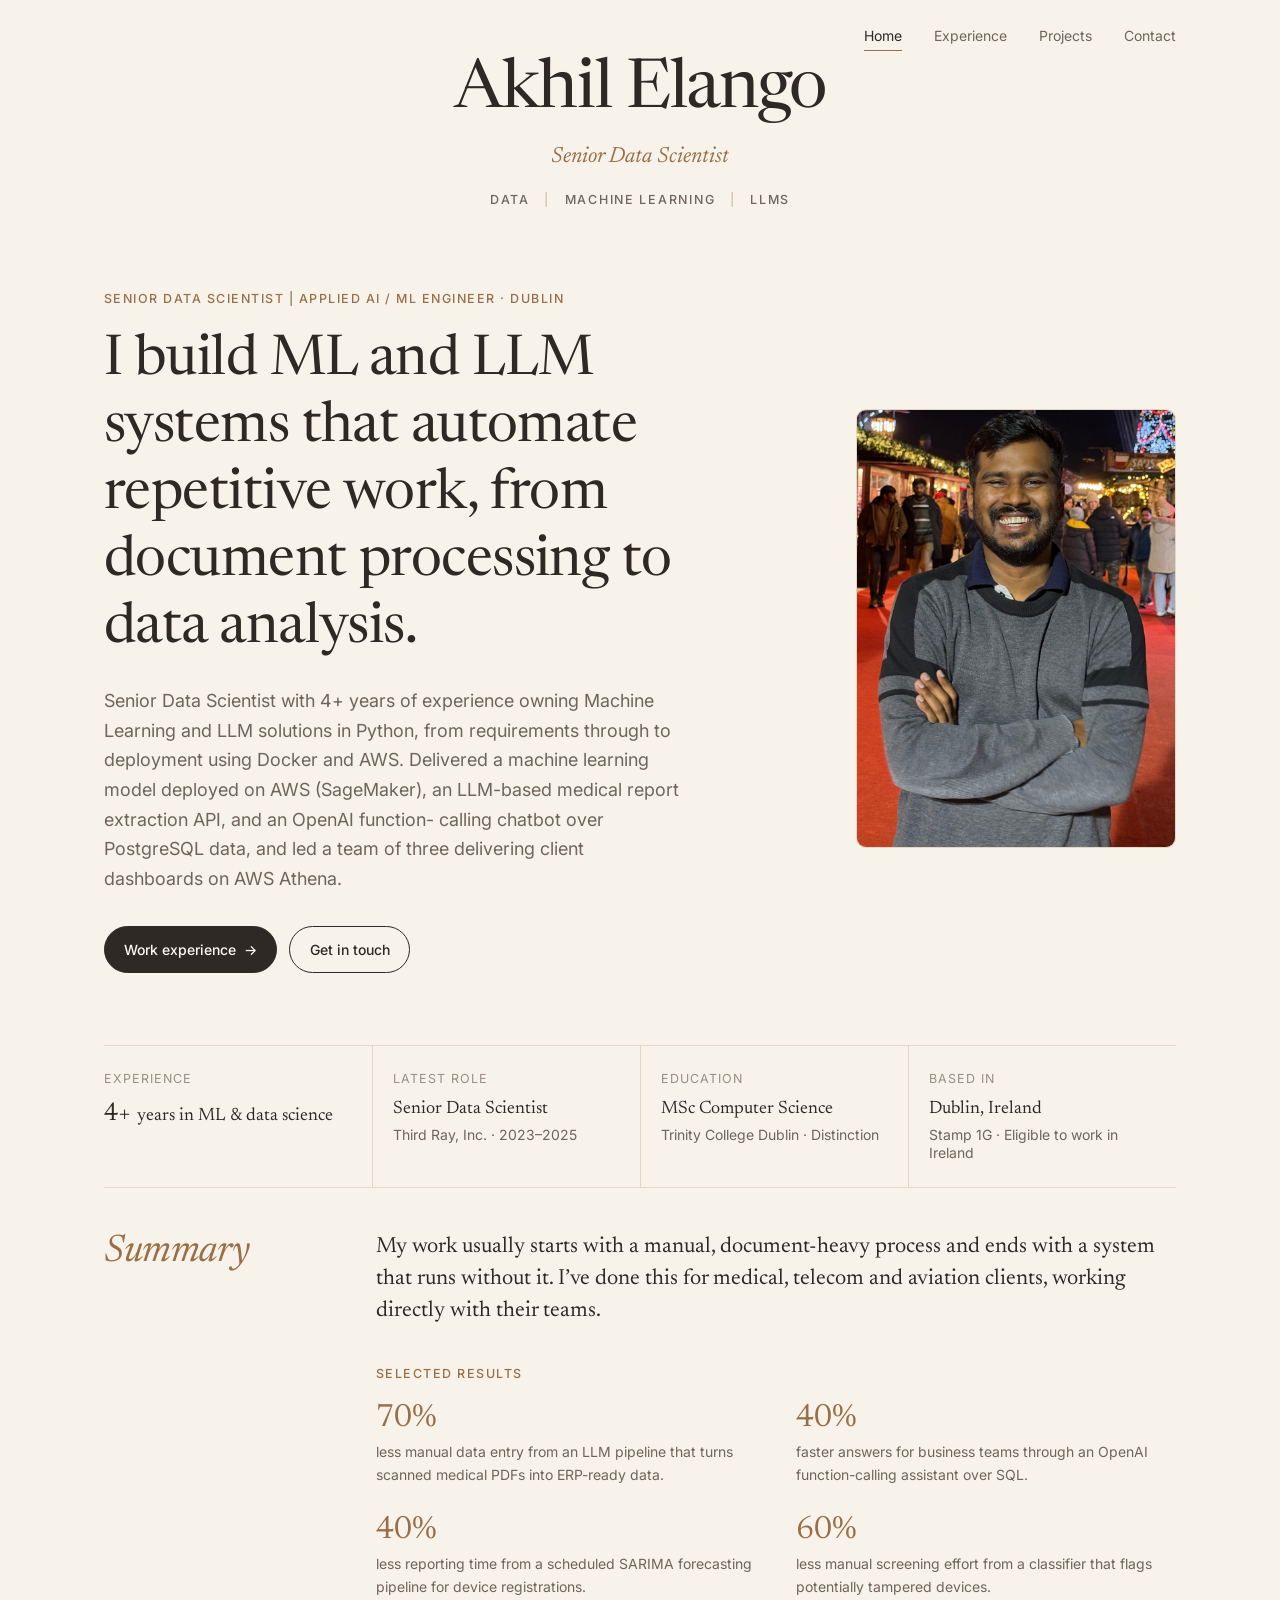
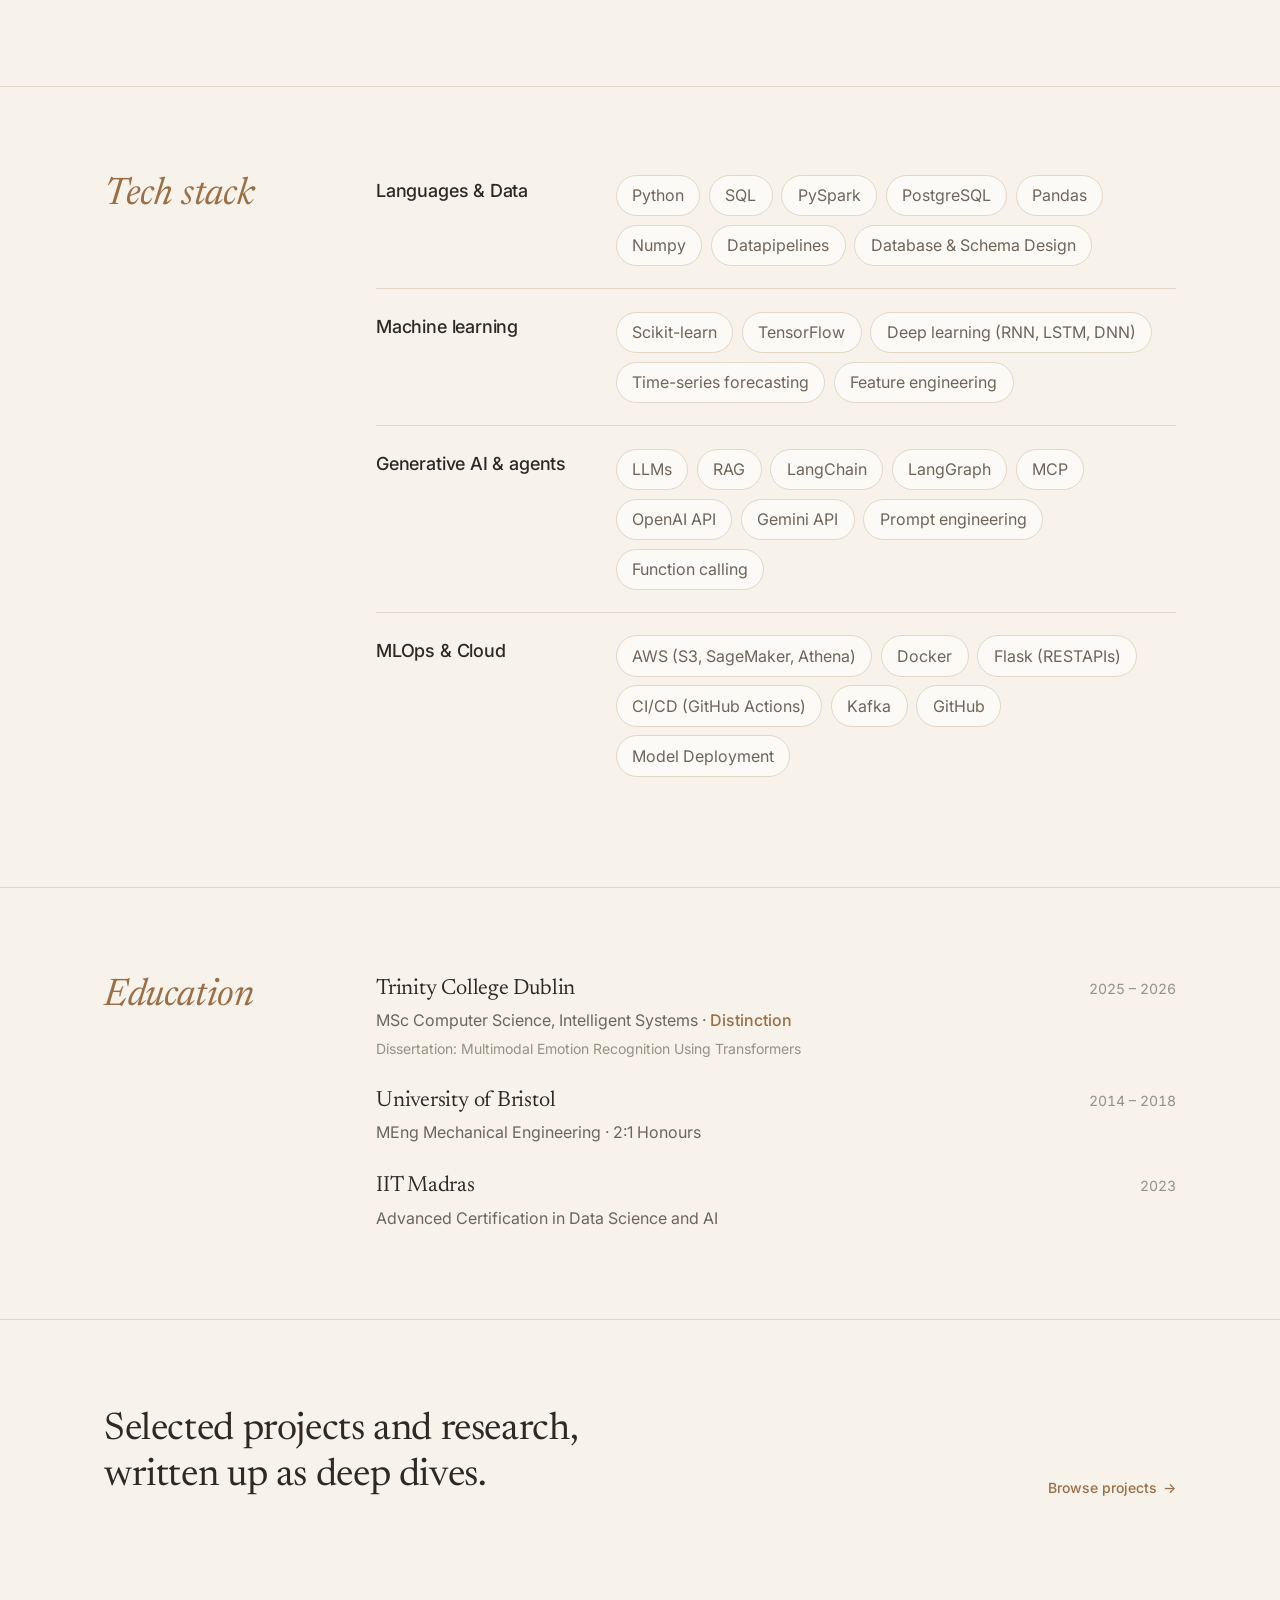
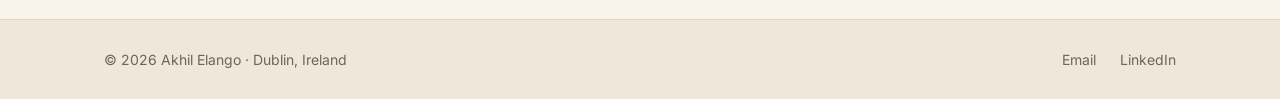
<file: index.html>
<!doctype html>
<html lang="en">
<head>
  <meta charset="utf-8">
  <meta name="viewport" content="width=device-width, initial-scale=1">
  <title>Akhil Elango · Applied AI/ML Engineer</title>
  <meta name="description" content="Akhil Elango, Applied AI/ML engineer building production machine learning and LLM systems. MSc Computer Science (Intelligent Systems), Trinity College Dublin.">
  <link rel="icon" href="assets/favicon.svg" type="image/svg+xml">
  <link rel="preconnect" href="https://fonts.googleapis.com">
  <link rel="preconnect" href="https://fonts.gstatic.com" crossorigin>
  <link rel="stylesheet" href="https://fonts.googleapis.com/css2?family=Inter:wght@400;500&family=Newsreader:opsz,wght@6..72,400;6..72,500&display=swap">
  <link rel="stylesheet" href="css/base.css">
  <link rel="stylesheet" href="css/layout.css">
  <link rel="stylesheet" href="css/components.css">
  <link rel="stylesheet" href="css/pages/home.css">
</head>
<body data-page="home">
  <div data-site-header></div>

  <main>
    <!-- Hero -->
    <section class="hero">
      <div class="container hero__inner">
        <div class="hero__text">
          <span class="eyebrow reveal">Senior Data Scientist | Applied AI / ML Engineer · Dublin</span>
          <h1 class="reveal" style="--reveal-delay: 60ms">
            I build ML and LLM systems that automate repetitive work, from document processing to data analysis.
          </h1>
          <p class="hero__lede reveal" style="--reveal-delay: 120ms">
            Senior Data Scientist with 4+ years of experience owning Machine Learning and LLM solutions in Python,
            from requirements through to deployment using Docker and AWS. Delivered a machine learning model
            deployed on AWS (SageMaker), an LLM-based medical report extraction API, and an OpenAI function-
            calling chatbot over PostgreSQL data, and led a team of three delivering client dashboards on AWS
            Athena.
          </p>
          <div class="hero__actions reveal" style="--reveal-delay: 180ms">
            <a class="btn btn--primary" href="experience.html">Work experience <span class="arrow" aria-hidden="true">&rarr;</span></a>
            <a class="btn btn--ghost" href="contact.html">Get in touch</a>
          </div>
        </div>

        <figure class="portrait reveal" style="--reveal-delay: 120ms">
          <!-- Add your photo as assets/photo.jpg (portrait, ~800x1000) -->
          <img src="assets/photo.jpg" alt="Portrait of Akhil Elango" width="400" height="500" data-fallback>
          <span class="portrait__fallback" aria-hidden="true">AE</span>
        </figure>
      </div>

      <!-- Key facts -->
      <div class="container">
        <dl class="facts reveal">
          <div class="facts__item">
            <dt>Experience</dt>
            <dd><span class="facts__number">4+</span> years in ML &amp; data science</dd>
          </div>
          <div class="facts__item">
            <dt>Latest role</dt>
            <dd>Senior Data Scientist<span class="facts__sub">Third Ray, Inc. · 2023–2025</span></dd>
          </div>
          <div class="facts__item">
            <dt>Education</dt>
            <dd>MSc Computer Science<span class="facts__sub">Trinity College Dublin · Distinction</span></dd>
          </div>
          <div class="facts__item">
            <dt>Based in</dt>
            <dd>Dublin, Ireland<span class="facts__sub">Stamp 1G · Eligible to work in Ireland</span></dd>
          </div>
        </dl>
      </div>
    </section>

    <!-- Summary -->
    <section class="section">
      <div class="container split">
        <div class="reveal">
          <h2 class="section-label">Summary</h2>
        </div>
        <div class="summary reveal">
          <p class="summary__lead">
            My work usually starts with a manual, document-heavy process and ends with a system that runs without it. I’ve done this for medical, telecom and aviation clients, working directly with their teams.
          </p>
          <span class="eyebrow summary__label">Selected results</span>
          <ul class="highlights">
            <li>
              <span class="highlights__figure">70%</span>
              <span>less manual data entry from an LLM pipeline that turns scanned medical PDFs into ERP-ready data.</span>
            </li>
            <li>
              <span class="highlights__figure">40%</span>
              <span>faster answers for business teams through an OpenAI function-calling assistant over SQL.</span>
            </li>
            <li>
              <span class="highlights__figure">40%</span>
              <span>less reporting time from a scheduled SARIMA forecasting pipeline for device registrations.</span>
            </li>
            <li>
              <span class="highlights__figure">60%</span>
              <span>less manual screening effort from a classifier that flags potentially tampered devices.</span>
            </li>
          </ul>
        </div>
      </div>
    </section>

    <!-- Tech stack -->
    <section class="section">
      <div class="container split">
        <div class="reveal">
          <h2 class="section-label">Tech stack</h2>
        </div>
        <div class="stack">
          <div class="stack__row reveal">
            <h3 class="stack__title">Languages &amp; Data</h3>
            <ul class="tag-list">
              <li class="tag">Python</li>
              <li class="tag">SQL</li>
              <li class="tag">PySpark</li>
              <li class="tag">PostgreSQL</li>
              <li class="tag">Pandas</li>
              <li class="tag">Numpy</li>
              <li class="tag">Datapipelines</li>
              <li class="tag">Database &amp; Schema Design </li>
            </ul>
          </div>
          <div class="stack__row reveal">
            <h3 class="stack__title">Machine learning</h3>
            <ul class="tag-list">
              <li class="tag">Scikit-learn</li>
              <li class="tag">TensorFlow</li>
              <li class="tag">Deep learning (RNN, LSTM, DNN)</li>
              <li class="tag">Time-series forecasting</li>
              <li class="tag">Feature engineering</li>
            </ul>
          </div>
          <div class="stack__row reveal">
            <h3 class="stack__title">Generative AI &amp; agents</h3>
            <ul class="tag-list">
              <li class="tag">LLMs</li>              
              <li class="tag">RAG</li>
              <li class="tag">LangChain</li>
              <li class="tag">LangGraph</li>
              <li class="tag">MCP</li>
              <li class="tag">OpenAI API</li>
              <li class="tag">Gemini API</li>
              <li class="tag">Prompt engineering</li>
              <li class="tag">Function calling</li>
            </ul>
          </div>
          <div class="stack__row reveal">
            <h3 class="stack__title">MLOps &amp; Cloud</h3>
            <ul class="tag-list">
              <li class="tag">AWS (S3, SageMaker, Athena)</li>
              <li class="tag"> Docker</li>
              <li class="tag"> Flask (RESTAPIs)</li>
              <li class="tag"> CI/CD (GitHub Actions)</li>
              <li class="tag">Kafka</li>
              <li class="tag">GitHub</li>
              <li class="tag">Model Deployment</li>
            </ul>
          </div>
        </div>
      </div>
    </section>

    <!-- Education -->
    <section class="section">
      <div class="container split">
        <div class="reveal">
          <h2 class="section-label">Education</h2>
        </div>
        <ol class="education">
          <li class="education__item reveal">
            <div class="education__head">
              <h3>Trinity College Dublin</h3>
              <span class="education__date">2025 – 2026</span>
            </div>
            <p class="education__degree">MSc Computer Science, Intelligent Systems · <strong>Distinction</strong></p>
            <p class="education__note">Dissertation: Multimodal Emotion Recognition Using Transformers</p>
          </li>
          <li class="education__item reveal">
            <div class="education__head">
              <h3>University of Bristol</h3>
              <span class="education__date">2014 – 2018</span>
            </div>
            <p class="education__degree">MEng Mechanical Engineering · 2:1 Honours</p>
          </li>
          <li class="education__item reveal">
            <div class="education__head">
              <h3>IIT Madras</h3>
              <span class="education__date">2023</span>
            </div>
            <p class="education__degree">Advanced Certification in Data Science and AI</p>
          </li>
        </ol>
      </div>
    </section>

    <!-- Next step -->
    <section class="section">
      <div class="container next reveal">
        <h2>Selected projects and research, written up as deep dives.</h2>
        <a class="text-link" href="projects.html">Browse projects <span class="arrow" aria-hidden="true">&rarr;</span></a>
      </div>
    </section>
  </main>

  <div data-site-footer></div>
  <script src="js/site.js"></script>
</body>
</html>
</file>
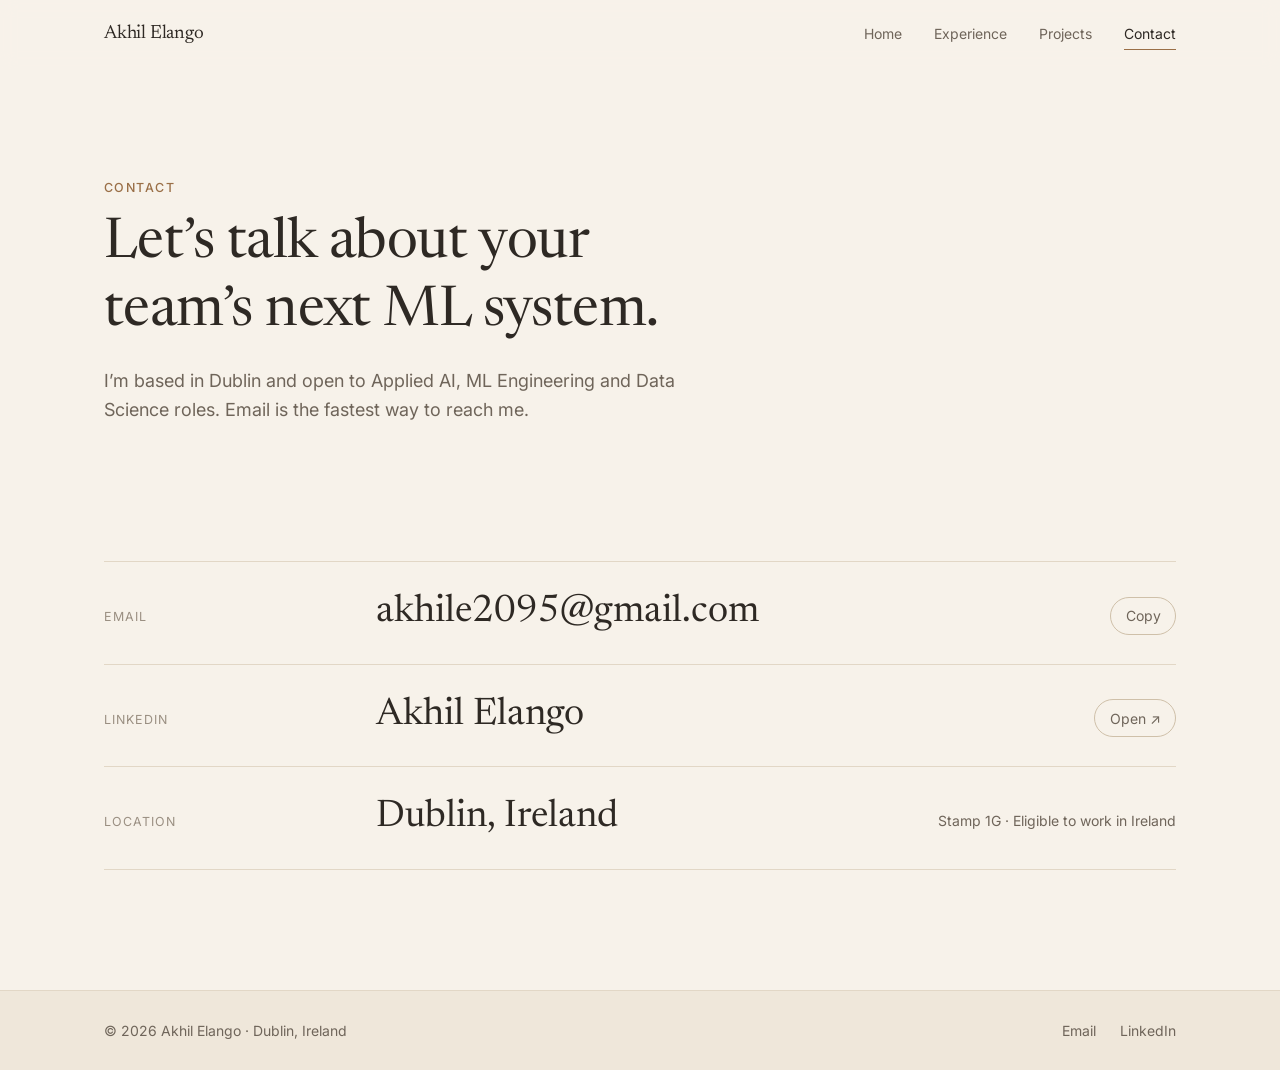
<file: contact.html>
<!doctype html>
<html lang="en">
<head>
  <meta charset="utf-8">
  <meta name="viewport" content="width=device-width, initial-scale=1">
  <title>Contact · Akhil Elango</title>
  <meta name="description" content="Get in touch with Akhil Elango by email or LinkedIn.">
  <link rel="icon" href="assets/favicon.svg" type="image/svg+xml">
  <link rel="preconnect" href="https://fonts.googleapis.com">
  <link rel="preconnect" href="https://fonts.gstatic.com" crossorigin>
  <link rel="stylesheet" href="https://fonts.googleapis.com/css2?family=Inter:wght@400;500&family=Newsreader:opsz,wght@6..72,400;6..72,500&display=swap">
  <link rel="stylesheet" href="css/base.css">
  <link rel="stylesheet" href="css/layout.css">
  <link rel="stylesheet" href="css/components.css">
  <link rel="stylesheet" href="css/pages/contact.css">
</head>
<body data-page="contact">
  <div data-site-header></div>

  <main>
    <header class="page-header">
      <div class="container">
        <span class="eyebrow reveal">Contact</span>
        <h1 class="reveal" style="--reveal-delay: 60ms">Let’s talk about your team’s next ML system.</h1>
        <p class="reveal" style="--reveal-delay: 120ms">
          I’m based in Dublin and open to Applied AI, ML Engineering and Data Science roles.
          Email is the fastest way to reach me.
        </p>
      </div>
    </header>

    <section class="section">
      <div class="container">
        <ul class="channels">
          <li class="channel reveal">
            <span class="channel__label">Email</span>
            <a class="channel__value" data-link="email"><span data-email-text>akhile2095@gmail.com</span></a>
            <button class="channel__action" type="button" data-copy-email>Copy</button>
          </li>
          <li class="channel reveal" style="--reveal-delay: 60ms">
            <span class="channel__label">LinkedIn</span>
            <a class="channel__value" data-link="linkedin" target="_blank" rel="noopener">Akhil Elango</a>
            <a class="channel__action" data-link="linkedin" target="_blank" rel="noopener" aria-label="Open LinkedIn profile">Open <span aria-hidden="true">&nearr;</span></a>
          </li>
          <li class="channel reveal" style="--reveal-delay: 120ms">
            <span class="channel__label">Location</span>
            <span class="channel__value">Dublin, Ireland</span>
            <span class="channel__note">Stamp 1G · Eligible to work in Ireland</span>
          </li>
        </ul>
      </div>
    </section>
  </main>

  <div data-site-footer></div>
  <script src="js/site.js"></script>
</body>
</html>
</file>
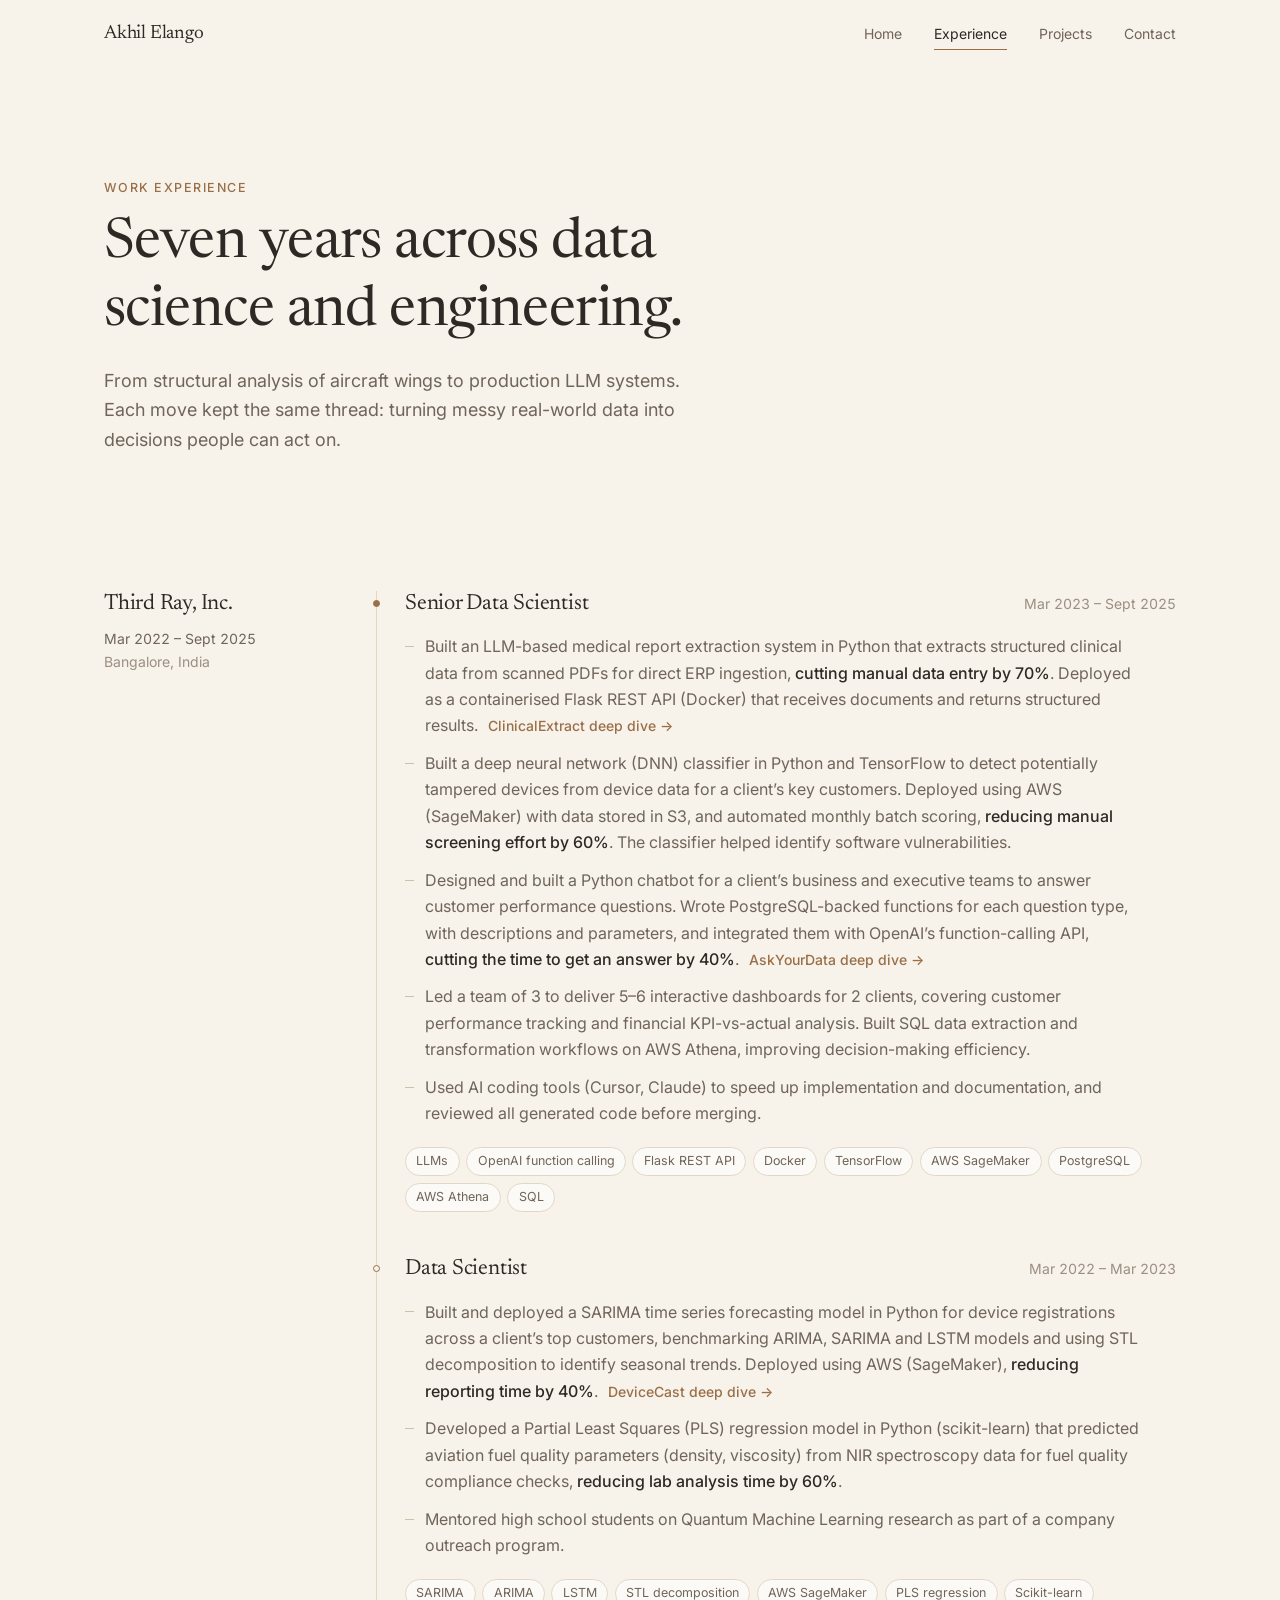
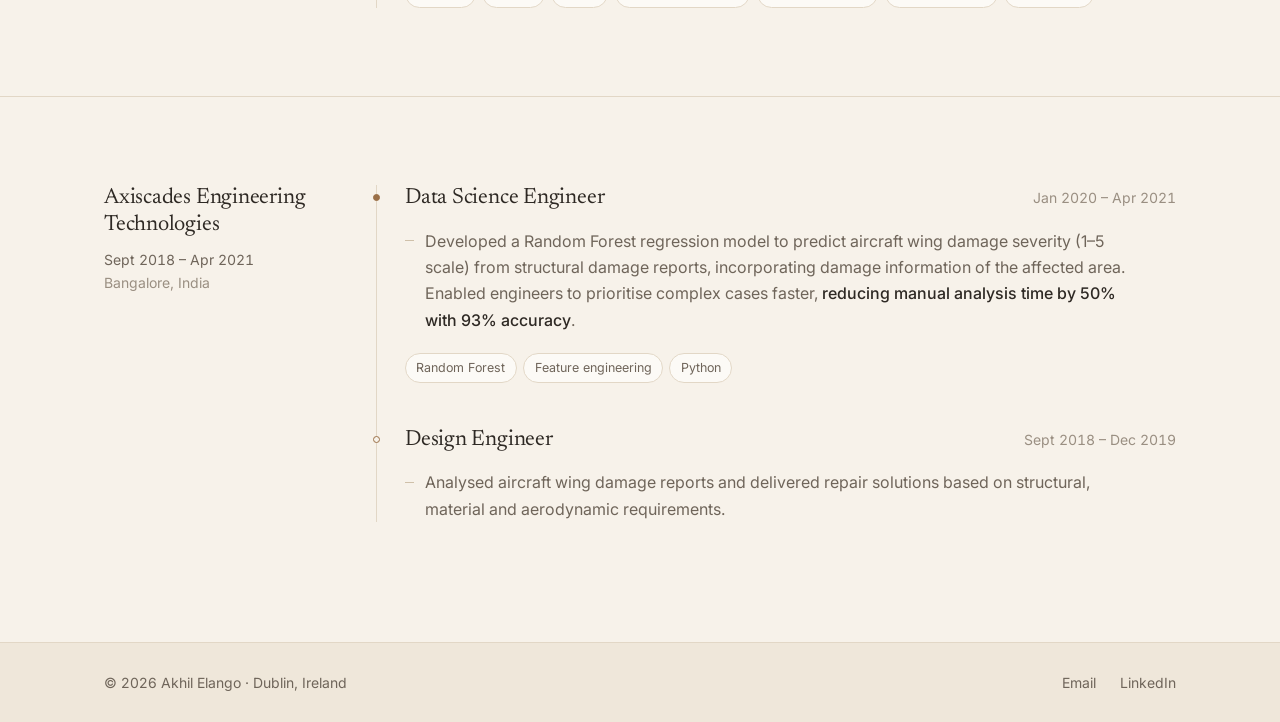
<file: experience.html>
<!doctype html>
<html lang="en">
<head>
  <meta charset="utf-8">
  <meta name="viewport" content="width=device-width, initial-scale=1">
  <title>Experience · Akhil Elango</title>
  <meta name="description" content="Work experience of Akhil Elango: Senior Data Scientist at Third Ray, Data Science Engineer at Axiscades.">
  <link rel="icon" href="assets/favicon.svg" type="image/svg+xml">
  <link rel="preconnect" href="https://fonts.googleapis.com">
  <link rel="preconnect" href="https://fonts.gstatic.com" crossorigin>
  <link rel="stylesheet" href="https://fonts.googleapis.com/css2?family=Inter:wght@400;500&family=Newsreader:opsz,wght@6..72,400;6..72,500&display=swap">
  <link rel="stylesheet" href="css/base.css">
  <link rel="stylesheet" href="css/layout.css">
  <link rel="stylesheet" href="css/components.css">
  <link rel="stylesheet" href="css/pages/experience.css">
</head>
<body data-page="experience">
  <div data-site-header></div>

  <main>
    <header class="page-header">
      <div class="container">
        <span class="eyebrow reveal">Work experience</span>
        <h1 class="reveal" style="--reveal-delay: 60ms">Seven years across data science and engineering.</h1>
        <p class="reveal" style="--reveal-delay: 120ms">
          From structural analysis of aircraft wings to production LLM systems. Each move kept the same thread:
          turning messy real-world data into decisions people can act on.
        </p>
      </div>
    </header>

    <!-- Third Ray -->
    <section class="section company">
      <div class="container split">
        <div class="company__meta reveal">
          <h2 class="company__name">Third Ray, Inc.</h2>
          <p class="company__span">Mar 2022 – Sept 2025</p>
          <p class="company__place">Bangalore, India</p>
        </div>

        <div class="roles">
          <article class="role reveal">
            <header class="role__head">
              <h3>Senior Data Scientist</h3>
              <time class="role__date">Mar 2023 – Sept 2025</time>
            </header>
            <ul class="dash-list">
              <li>Built an LLM-based medical report extraction system in Python that extracts structured clinical data from scanned PDFs for direct ERP ingestion, <strong>cutting manual data entry by 70%</strong>. Deployed as a containerised Flask REST API (Docker) that receives documents and returns structured results. <a class="inline-link" href="projects/clinicalextract.html">ClinicalExtract deep dive <span class="arrow" aria-hidden="true">&rarr;</span></a></li>
              <li>Built a deep neural network (DNN) classifier in Python and TensorFlow to detect potentially tampered devices from device data for a client’s key customers. Deployed using AWS (SageMaker) with data stored in S3, and automated monthly batch scoring, <strong>reducing manual screening effort by 60%</strong>. The classifier helped identify software vulnerabilities.</li>
              <li>Designed and built a Python chatbot for a client’s business and executive teams to answer customer performance questions. Wrote PostgreSQL-backed functions for each question type, with descriptions and parameters, and integrated them with OpenAI’s function-calling API, <strong>cutting the time to get an answer by 40%</strong>. <a class="inline-link" href="projects/askyourdata.html">AskYourData deep dive <span class="arrow" aria-hidden="true">&rarr;</span></a></li>
              <li>Led a team of 3 to deliver 5–6 interactive dashboards for 2 clients, covering customer performance tracking and financial KPI-vs-actual analysis. Built SQL data extraction and transformation workflows on AWS Athena, improving decision-making efficiency.</li>
              <li>Used AI coding tools (Cursor, Claude) to speed up implementation and documentation, and reviewed all generated code before merging.</li>
            </ul>
            <ul class="tag-list role__tags">
              <li class="tag">LLMs</li>
              <li class="tag">OpenAI function calling</li>
              <li class="tag">Flask REST API</li>
              <li class="tag">Docker</li>
              <li class="tag">TensorFlow</li>
              <li class="tag">AWS SageMaker</li>
              <li class="tag">PostgreSQL</li>
              <li class="tag">AWS Athena</li>
              <li class="tag">SQL</li>
            </ul>
          </article>

          <article class="role reveal">
            <header class="role__head">
              <h3>Data Scientist</h3>
              <time class="role__date">Mar 2022 – Mar 2023</time>
            </header>
            <ul class="dash-list">
              <li>Built and deployed a SARIMA time series forecasting model in Python for device registrations across a client’s top customers, benchmarking ARIMA, SARIMA and LSTM models and using STL decomposition to identify seasonal trends. Deployed using AWS (SageMaker), <strong>reducing reporting time by 40%</strong>. <a class="inline-link" href="projects/devicecast.html">DeviceCast deep dive <span class="arrow" aria-hidden="true">&rarr;</span></a></li>
              <li>Developed a Partial Least Squares (PLS) regression model in Python (scikit-learn) that predicted aviation fuel quality parameters (density, viscosity) from NIR spectroscopy data for fuel quality compliance checks, <strong>reducing lab analysis time by 60%</strong>.</li>
              <li>Mentored high school students on Quantum Machine Learning research as part of a company outreach program.</li>
            </ul>
            <ul class="tag-list role__tags">
              <li class="tag">SARIMA</li>
              <li class="tag">ARIMA</li>
              <li class="tag">LSTM</li>
              <li class="tag">STL decomposition</li>
              <li class="tag">AWS SageMaker</li>
              <li class="tag">PLS regression</li>
              <li class="tag">Scikit-learn</li>
            </ul>
          </article>
        </div>
      </div>
    </section>

    <!-- Axiscades -->
    <section class="section company">
      <div class="container split">
        <div class="company__meta reveal">
          <h2 class="company__name">Axiscades Engineering Technologies</h2>
          <p class="company__span">Sept 2018 – Apr 2021</p>
          <p class="company__place">Bangalore, India</p>
        </div>

        <div class="roles">
          <article class="role reveal">
            <header class="role__head">
              <h3>Data Science Engineer</h3>
              <time class="role__date">Jan 2020 – Apr 2021</time>
            </header>
            <ul class="dash-list">
              <li>Developed a Random Forest regression model to predict aircraft wing damage severity (1–5 scale) from structural damage reports, incorporating damage information of the affected area. Enabled engineers to prioritise complex cases faster, <strong>reducing manual analysis time by 50% with 93% accuracy</strong>.</li>
            </ul>
            <ul class="tag-list role__tags">
              <li class="tag">Random Forest</li>
              <li class="tag">Feature engineering</li>
              <li class="tag">Python</li>
            </ul>
          </article>

          <article class="role reveal">
            <header class="role__head">
              <h3>Design Engineer</h3>
              <time class="role__date">Sept 2018 – Dec 2019</time>
            </header>
            <ul class="dash-list">
              <li>Analysed aircraft wing damage reports and delivered repair solutions based on structural, material and aerodynamic requirements.</li>
            </ul>
          </article>
        </div>
      </div>
    </section>
  </main>

  <div data-site-footer></div>
  <script src="js/site.js"></script>
</body>
</html>
</file>
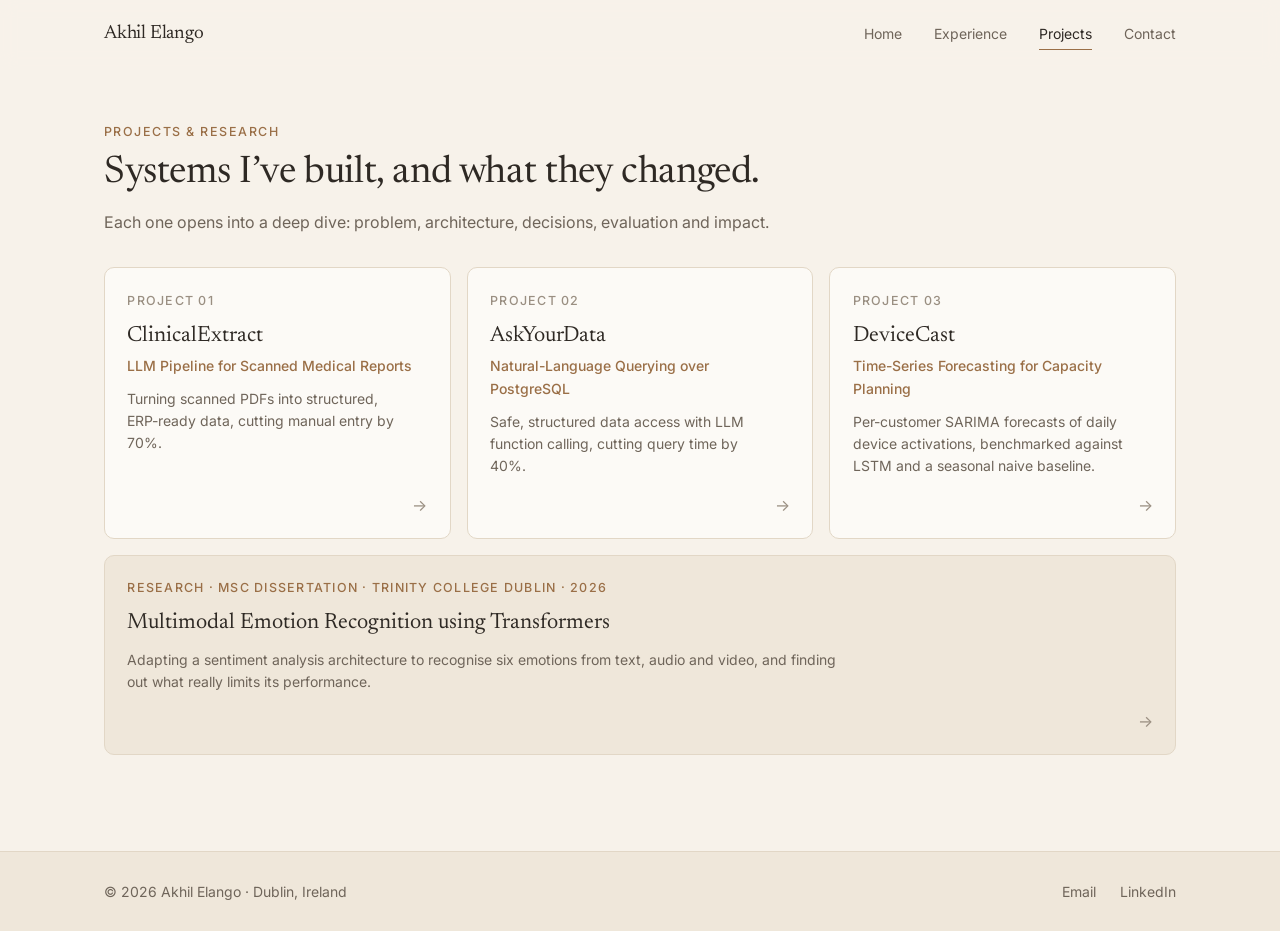
<file: projects.html>
<!doctype html>
<html lang="en">
<head>
  <meta charset="utf-8">
  <meta name="viewport" content="width=device-width, initial-scale=1">
  <title>Projects &amp; Research · Akhil Elango</title>
  <meta name="description" content="Projects and research by Akhil Elango: LLM pipelines, natural-language querying, forecasting and multimodal emotion recognition.">
  <link rel="icon" href="assets/favicon.svg" type="image/svg+xml">
  <link rel="preconnect" href="https://fonts.googleapis.com">
  <link rel="preconnect" href="https://fonts.gstatic.com" crossorigin>
  <link rel="stylesheet" href="https://fonts.googleapis.com/css2?family=Inter:wght@400;500&family=Newsreader:opsz,wght@6..72,400;6..72,500&display=swap">
  <link rel="stylesheet" href="css/base.css">
  <link rel="stylesheet" href="css/layout.css">
  <link rel="stylesheet" href="css/components.css">
  <link rel="stylesheet" href="css/pages/projects.css">
</head>
<body data-page="projects">
  <div data-site-header></div>

  <main>
    <header class="page-header projects-header">
      <div class="container">
        <span class="eyebrow reveal">Projects &amp; research</span>
        <h1 class="reveal" style="--reveal-delay: 60ms">Systems I’ve built, and what they changed.</h1>
        <p class="reveal" style="--reveal-delay: 100ms">Each one opens into a deep dive: problem, architecture, decisions, evaluation and impact.</p>
      </div>
    </header>

    <div class="container projects-board">
      <ul class="card-grid">
        <li class="reveal">
          <a class="project-card" href="projects/clinicalextract.html">
            <span class="project-card__label">Project 01</span>
            <span class="project-card__title">ClinicalExtract</span>
            <span class="project-card__kicker">LLM Pipeline for Scanned Medical Reports</span>
            <span class="project-card__summary">Turning scanned PDFs into structured, ERP-ready data, cutting manual entry by 70%.</span>
            <span class="project-card__arrow" aria-hidden="true">&rarr;</span>
          </a>
        </li>
        <li class="reveal" style="--reveal-delay: 60ms">
          <a class="project-card" href="projects/askyourdata.html">
            <span class="project-card__label">Project 02</span>
            <span class="project-card__title">AskYourData</span>
            <span class="project-card__kicker">Natural-Language Querying over PostgreSQL</span>
            <span class="project-card__summary">Safe, structured data access with LLM function calling, cutting query time by 40%.</span>
            <span class="project-card__arrow" aria-hidden="true">&rarr;</span>
          </a>
        </li>
        <li class="reveal" style="--reveal-delay: 120ms">
          <a class="project-card" href="projects/devicecast.html">
            <span class="project-card__label">Project 03</span>
            <span class="project-card__title">DeviceCast</span>
            <span class="project-card__kicker">Time-Series Forecasting for Capacity Planning</span>
            <span class="project-card__summary">Per-customer SARIMA forecasts of daily device activations, benchmarked against LSTM and a seasonal naive baseline.</span>
            <span class="project-card__arrow" aria-hidden="true">&rarr;</span>
          </a>
        </li>
        <!-- DocPilot is hidden until the project is built. To show it again, remove these comment markers.
        <li class="reveal" style="--reveal-delay: 180ms">
          <a class="project-card" href="projects/docpilot.html">
            <span class="project-card__label">Project 04</span>
            <span class="project-card__title">DocPilot</span>
            <span class="project-card__kicker">A RAG Server for Messy Documents via MCP</span>
            <span class="project-card__summary">Retrieval over unstructured documents, exposed to AI assistants through the Model Context Protocol.</span>
            <span class="project-card__arrow" aria-hidden="true">&rarr;</span>
          </a>
        </li>
        -->
        <li class="card-grid__wide reveal" style="--reveal-delay: 180ms">
          <a class="project-card project-card--research" href="projects/emotion-recognition.html">
            <span class="project-card__label">Research · MSc dissertation · Trinity College Dublin · 2026</span>
            <span class="project-card__title">Multimodal Emotion Recognition using Transformers</span>
            <span class="project-card__summary">Adapting a sentiment analysis architecture to recognise six emotions from text, audio and video, and finding out what really limits its performance.</span>
            <span class="project-card__arrow" aria-hidden="true">&rarr;</span>
          </a>
        </li>
      </ul>
    </div>
  </main>

  <div data-site-footer></div>
  <script src="js/site.js"></script>
</body>
</html>
</file>
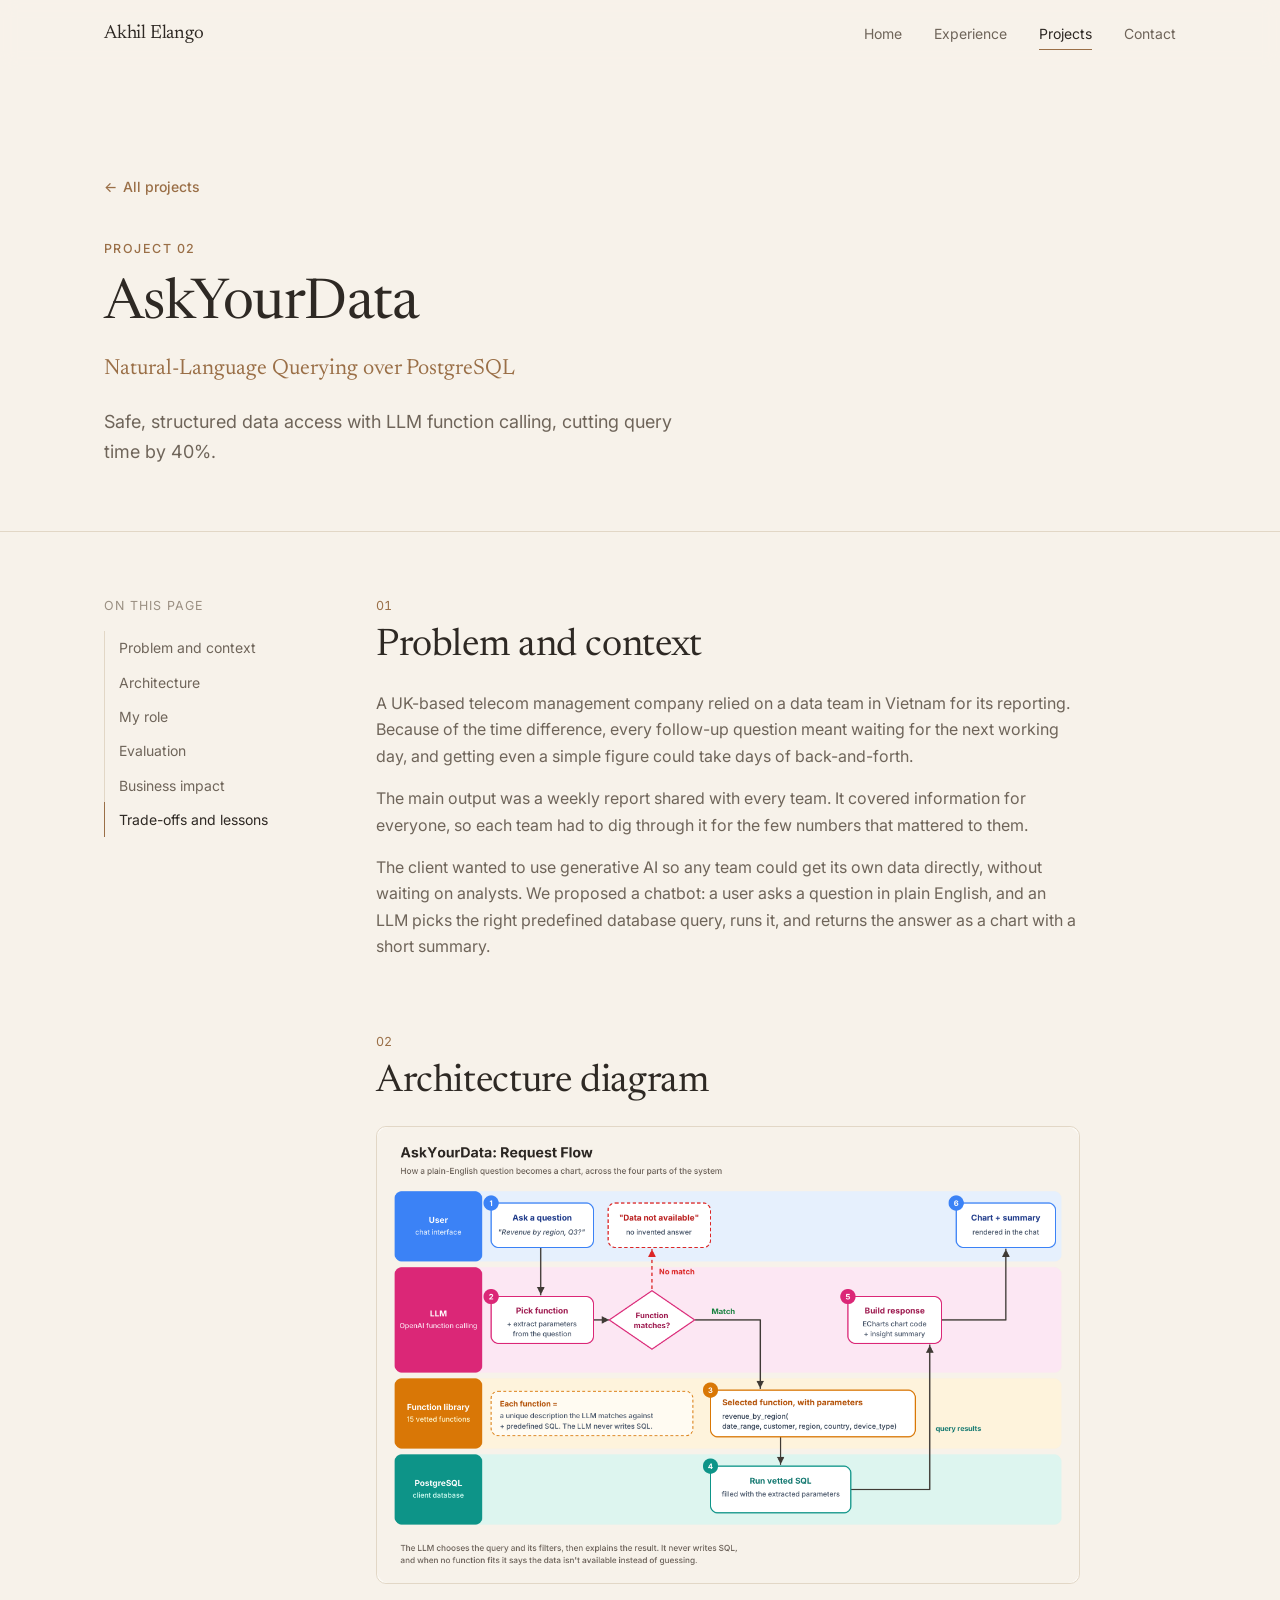
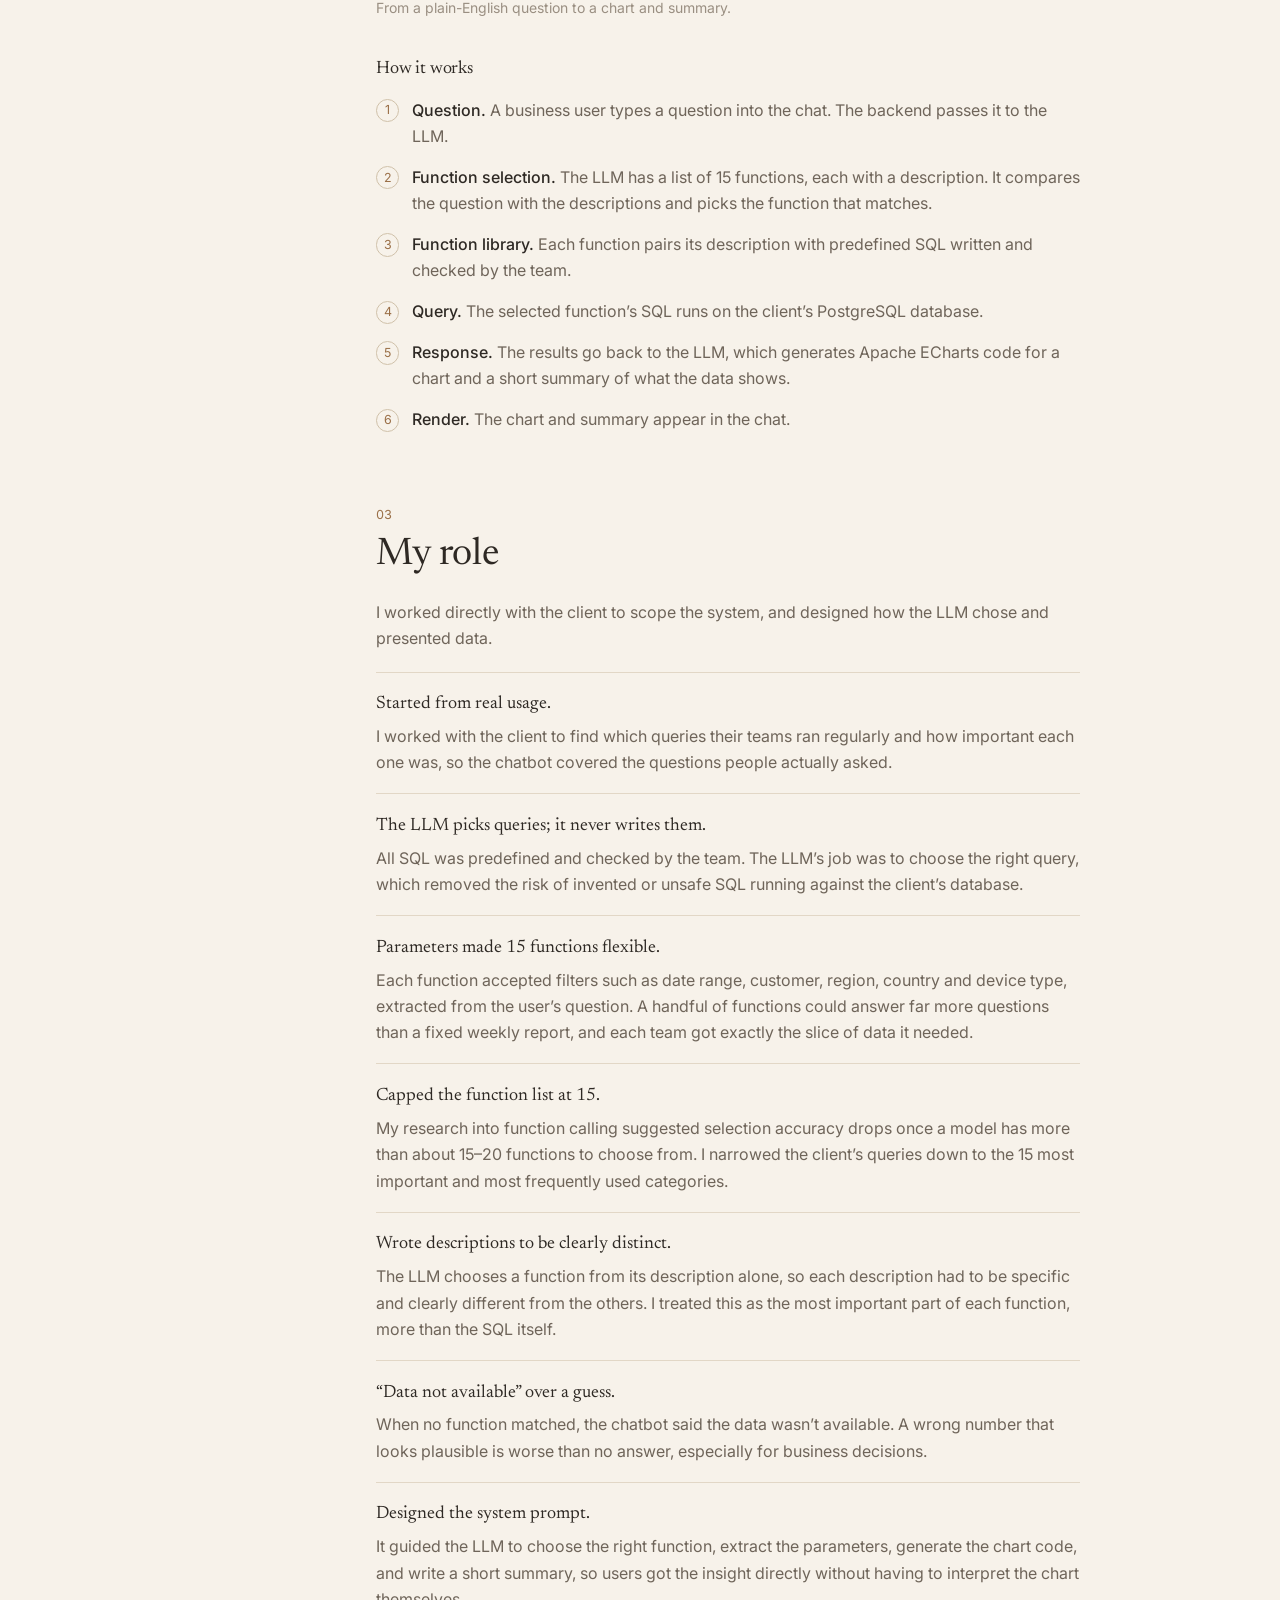
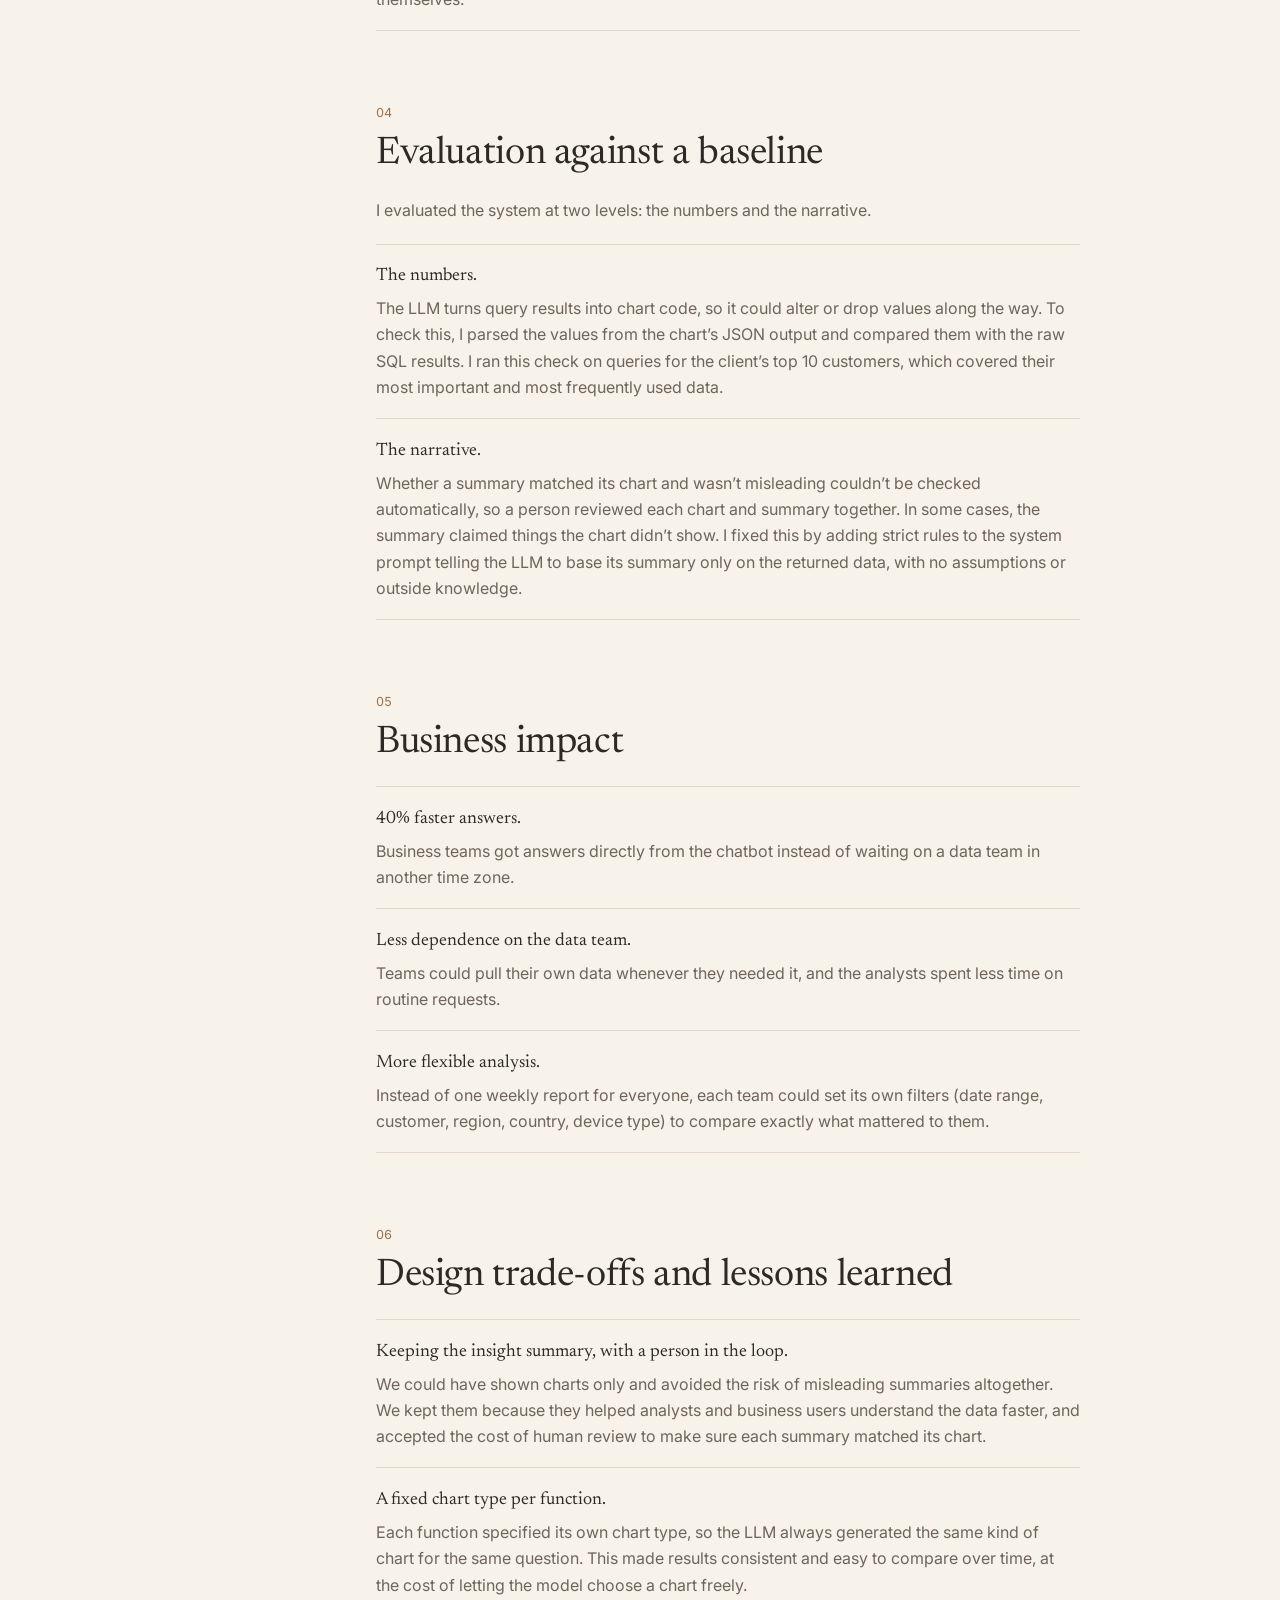
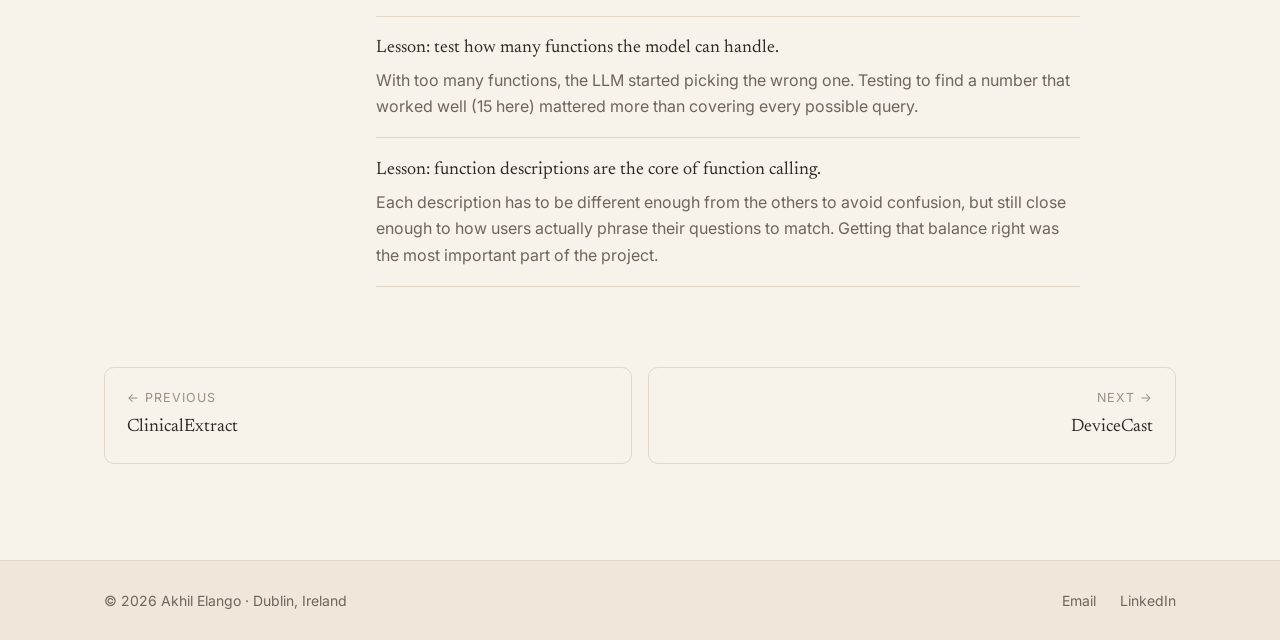
<file: projects/askyourdata.html>
<!doctype html>
<html lang="en">
<head>
  <meta charset="utf-8">
  <meta name="viewport" content="width=device-width, initial-scale=1">
  <title>AskYourData · Akhil Elango</title>
  <meta name="description" content="AskYourData: Natural-Language Querying over PostgreSQL. A deep dive by Akhil Elango.">
  <link rel="icon" href="../assets/favicon.svg" type="image/svg+xml">
  <link rel="preconnect" href="https://fonts.googleapis.com">
  <link rel="preconnect" href="https://fonts.gstatic.com" crossorigin>
  <link rel="stylesheet" href="https://fonts.googleapis.com/css2?family=Inter:wght@400;500&family=Newsreader:opsz,wght@6..72,400;6..72,500&display=swap">
  <link rel="stylesheet" href="../css/base.css">
  <link rel="stylesheet" href="../css/layout.css">
  <link rel="stylesheet" href="../css/components.css">
  <link rel="stylesheet" href="../css/pages/project-detail.css">
</head>
<body data-page="projects" data-root="../">
  <div data-site-header></div>

  <main>
    <header class="page-header case-header">
      <div class="container">
        <a class="text-link text-link--back reveal" href="../projects.html"><span class="arrow" aria-hidden="true">&larr;</span> All projects</a>
        <span class="eyebrow case-header__label reveal">Project 02</span>
        <h1 class="reveal" style="--reveal-delay: 60ms">AskYourData</h1>
        <p class="case-header__kicker reveal" style="--reveal-delay: 100ms">Natural-Language Querying over PostgreSQL</p>
        <p class="reveal" style="--reveal-delay: 140ms">Safe, structured data access with LLM function calling, cutting query time by 40%.</p>
      </div>
    </header>

    <div class="container case">
      <nav class="case__toc" aria-label="On this page">
        <span class="case__toc-title">On this page</span>
        <ol>
          <li><a href="#problem">Problem and context</a></li>
          <li><a href="#architecture">Architecture</a></li>
          <li><a href="#role">My role</a></li>
          <li><a href="#evaluation">Evaluation</a></li>
          <li><a href="#impact">Business impact</a></li>
          <li><a href="#lessons">Trade-offs and lessons</a></li>
        </ol>
      </nav>

      <article class="case__content">
        <section class="case-section reveal" id="problem">
          <span class="case-section__num">01</span>
          <h2>Problem and context</h2>
          <p>A UK-based telecom management company relied on a data team in Vietnam for its reporting. Because of the time difference, every follow-up question meant waiting for the next working day, and getting even a simple figure could take days of back-and-forth.</p>
          <p>The main output was a weekly report shared with every team. It covered information for everyone, so each team had to dig through it for the few numbers that mattered to them.</p>
          <p>The client wanted to use generative AI so any team could get its own data directly, without waiting on analysts. We proposed a chatbot: a user asks a question in plain English, and an LLM picks the right predefined database query, runs it, and returns the answer as a chart with a short summary.</p>
        </section>

        <section class="case-section reveal" id="architecture">
          <span class="case-section__num">02</span>
          <h2>Architecture diagram</h2>
          <figure class="diagram">
            <div class="diagram__media">
              <!-- Put your image in assets/ and set the file name in the src below -->
              <img src="../assets/askyourdata_architecture.png" alt="AskYourData architecture: a business user asks a question in the chat, the backend passes it to an LLM that selects one of 15 predefined functions, the function's SQL runs on the client's PostgreSQL database, and the results go back to the LLM, which generates an Apache ECharts chart and a short summary shown in the chat." data-fallback>
              <div class="diagram__frame diagram__placeholder">Architecture diagram</div>
            </div>
            <figcaption>From a plain-English question to a chart and summary.</figcaption>
          </figure>

          <h3 class="case-section__sub">How it works</h3>
          <ol class="steps">
            <li><strong>Question.</strong> A business user types a question into the chat. The backend passes it to the LLM.</li>
            <li><strong>Function selection.</strong> The LLM has a list of 15 functions, each with a description. It compares the question with the descriptions and picks the function that matches.</li>
            <li><strong>Function library.</strong> Each function pairs its description with predefined SQL written and checked by the team.</li>
            <li><strong>Query.</strong> The selected function’s SQL runs on the client’s PostgreSQL database.</li>
            <li><strong>Response.</strong> The results go back to the LLM, which generates Apache ECharts code for a chart and a short summary of what the data shows.</li>
            <li><strong>Render.</strong> The chart and summary appear in the chat.</li>
          </ol>
        </section>

        <section class="case-section reveal" id="role">
          <span class="case-section__num">03</span>
          <h2>My role</h2>
          <p>I worked directly with the client to scope the system, and designed how the LLM chose and presented data.</p>
          <ul class="decisions">
            <li><strong>Started from real usage.</strong> I worked with the client to find which queries their teams ran regularly and how important each one was, so the chatbot covered the questions people actually asked.</li>
            <li><strong>The LLM picks queries; it never writes them.</strong> All SQL was predefined and checked by the team. The LLM’s job was to choose the right query, which removed the risk of invented or unsafe SQL running against the client’s database.</li>
            <li><strong>Parameters made 15 functions flexible.</strong> Each function accepted filters such as date range, customer, region, country and device type, extracted from the user’s question. A handful of functions could answer far more questions than a fixed weekly report, and each team got exactly the slice of data it needed.</li>
            <li><strong>Capped the function list at 15.</strong> My research into function calling suggested selection accuracy drops once a model has more than about 15–20 functions to choose from. I narrowed the client’s queries down to the 15 most important and most frequently used categories.</li>
            <li><strong>Wrote descriptions to be clearly distinct.</strong> The LLM chooses a function from its description alone, so each description had to be specific and clearly different from the others. I treated this as the most important part of each function, more than the SQL itself.</li>
            <li><strong>“Data not available” over a guess.</strong> When no function matched, the chatbot said the data wasn’t available. A wrong number that looks plausible is worse than no answer, especially for business decisions.</li>
            <li><strong>Designed the system prompt.</strong> It guided the LLM to choose the right function, extract the parameters, generate the chart code, and write a short summary, so users got the insight directly without having to interpret the chart themselves.</li>
          </ul>
        </section>

        <section class="case-section reveal" id="evaluation">
          <span class="case-section__num">04</span>
          <h2>Evaluation against a baseline</h2>
          <p>I evaluated the system at two levels: the numbers and the narrative.</p>
          <ul class="decisions">
            <li><strong>The numbers.</strong> The LLM turns query results into chart code, so it could alter or drop values along the way. To check this, I parsed the values from the chart’s JSON output and compared them with the raw SQL results. I ran this check on queries for the client’s top 10 customers, which covered their most important and most frequently used data.</li>
            <li><strong>The narrative.</strong> Whether a summary matched its chart and wasn’t misleading couldn’t be checked automatically, so a person reviewed each chart and summary together. In some cases, the summary claimed things the chart didn’t show. I fixed this by adding strict rules to the system prompt telling the LLM to base its summary only on the returned data, with no assumptions or outside knowledge.</li>
          </ul>
        </section>

        <section class="case-section reveal" id="impact">
          <span class="case-section__num">05</span>
          <h2>Business impact</h2>
          <ul class="decisions">
            <li><strong>40% faster answers.</strong> Business teams got answers directly from the chatbot instead of waiting on a data team in another time zone.</li>
            <li><strong>Less dependence on the data team.</strong> Teams could pull their own data whenever they needed it, and the analysts spent less time on routine requests.</li>
            <li><strong>More flexible analysis.</strong> Instead of one weekly report for everyone, each team could set its own filters (date range, customer, region, country, device type) to compare exactly what mattered to them.</li>
          </ul>
        </section>

        <section class="case-section reveal" id="lessons">
          <span class="case-section__num">06</span>
          <h2>Design trade-offs and lessons learned</h2>
          <ul class="decisions">
            <li><strong>Keeping the insight summary, with a person in the loop.</strong> We could have shown charts only and avoided the risk of misleading summaries altogether. We kept them because they helped analysts and business users understand the data faster, and accepted the cost of human review to make sure each summary matched its chart.</li>
            <li><strong>A fixed chart type per function.</strong> Each function specified its own chart type, so the LLM always generated the same kind of chart for the same question. This made results consistent and easy to compare over time, at the cost of letting the model choose a chart freely.</li>
            <li><strong>Lesson: test how many functions the model can handle.</strong> With too many functions, the LLM started picking the wrong one. Testing to find a number that worked well (15 here) mattered more than covering every possible query.</li>
            <li><strong>Lesson: function descriptions are the core of function calling.</strong> Each description has to be different enough from the others to avoid confusion, but still close enough to how users actually phrase their questions to match. Getting that balance right was the most important part of the project.</li>
          </ul>
        </section>
      </article>
    </div>

    <nav class="container pager" aria-label="More projects">
      <a class="pager__link" href="clinicalextract.html">
        <span class="pager__dir"><span class="arrow" aria-hidden="true">&larr;</span> Previous</span>
        <span class="pager__title">ClinicalExtract</span>
      </a>
      <a class="pager__link pager__link--next" href="devicecast.html">
        <span class="pager__dir">Next <span class="arrow" aria-hidden="true">&rarr;</span></span>
        <span class="pager__title">DeviceCast</span>
      </a>
    </nav>
  </main>

  <div data-site-footer></div>
  <script src="../js/site.js"></script>
  <script src="../js/project.js"></script>
</body>
</html>
</file>
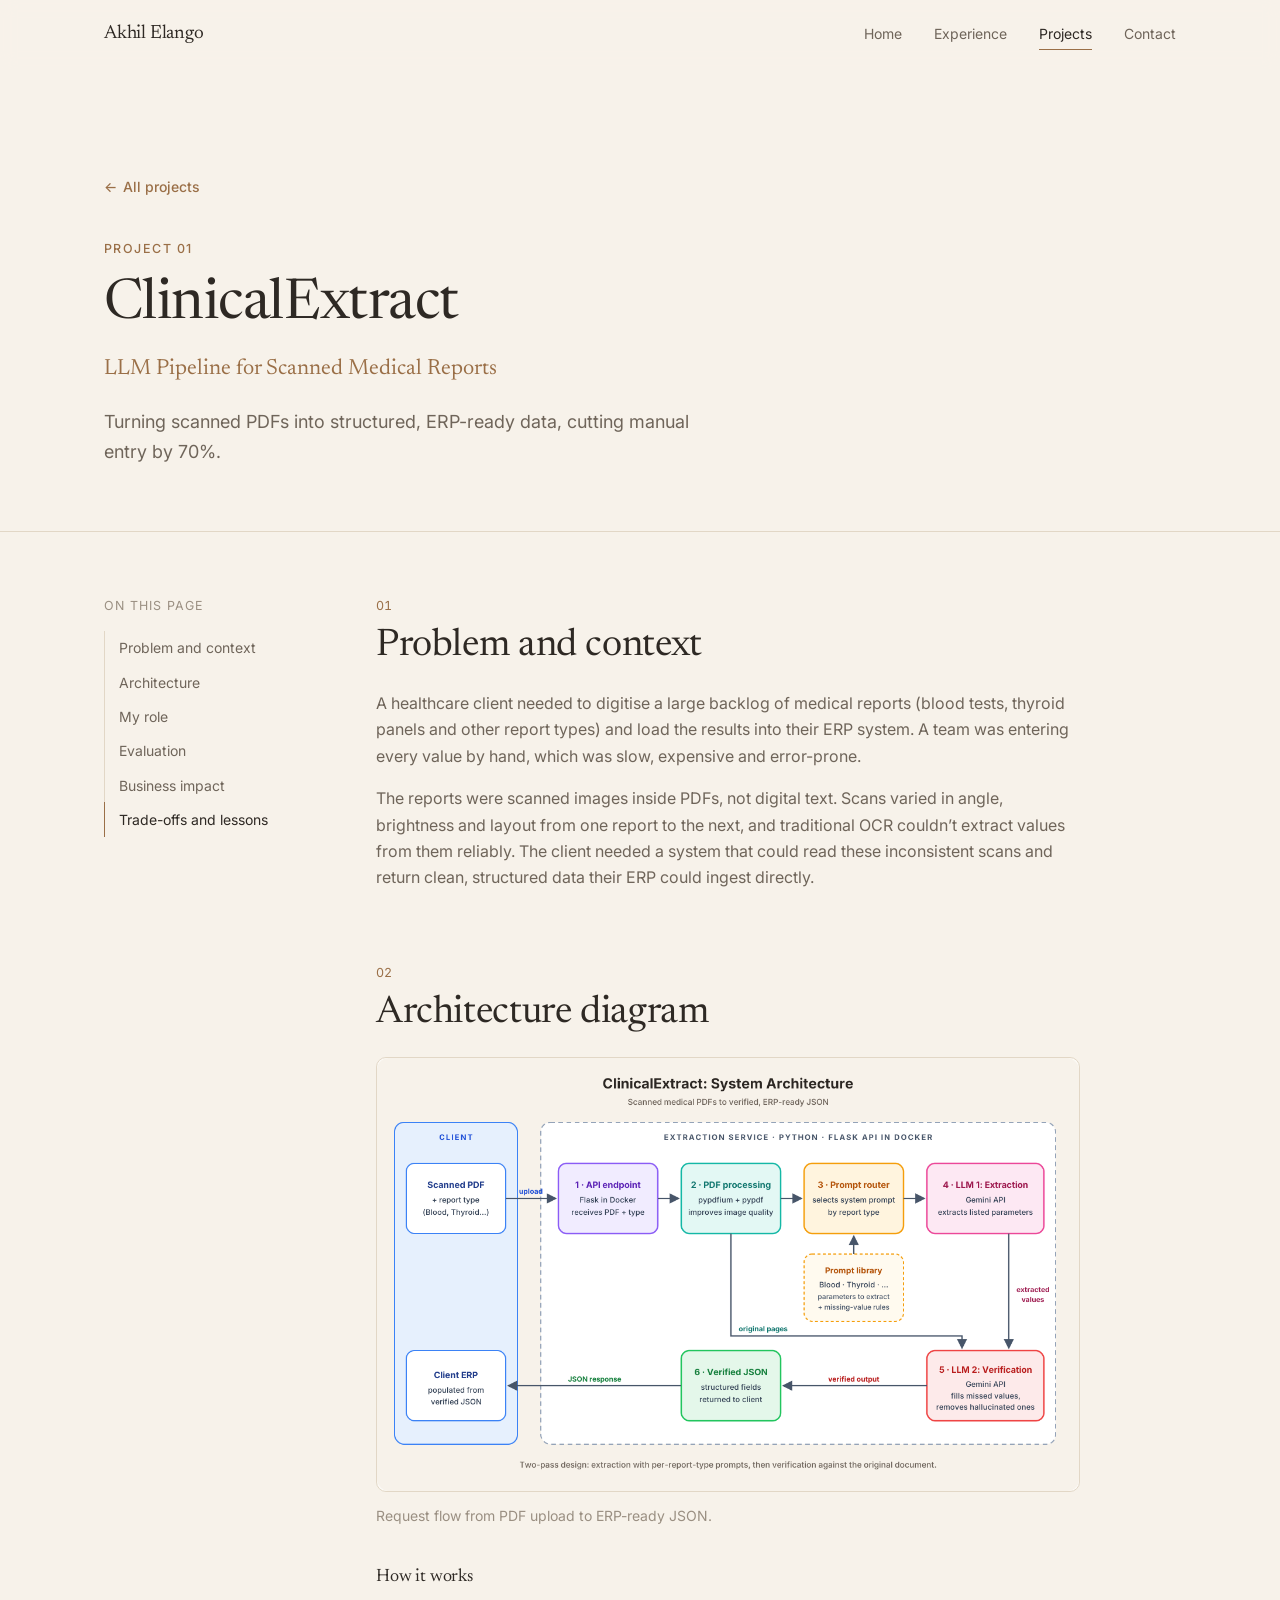
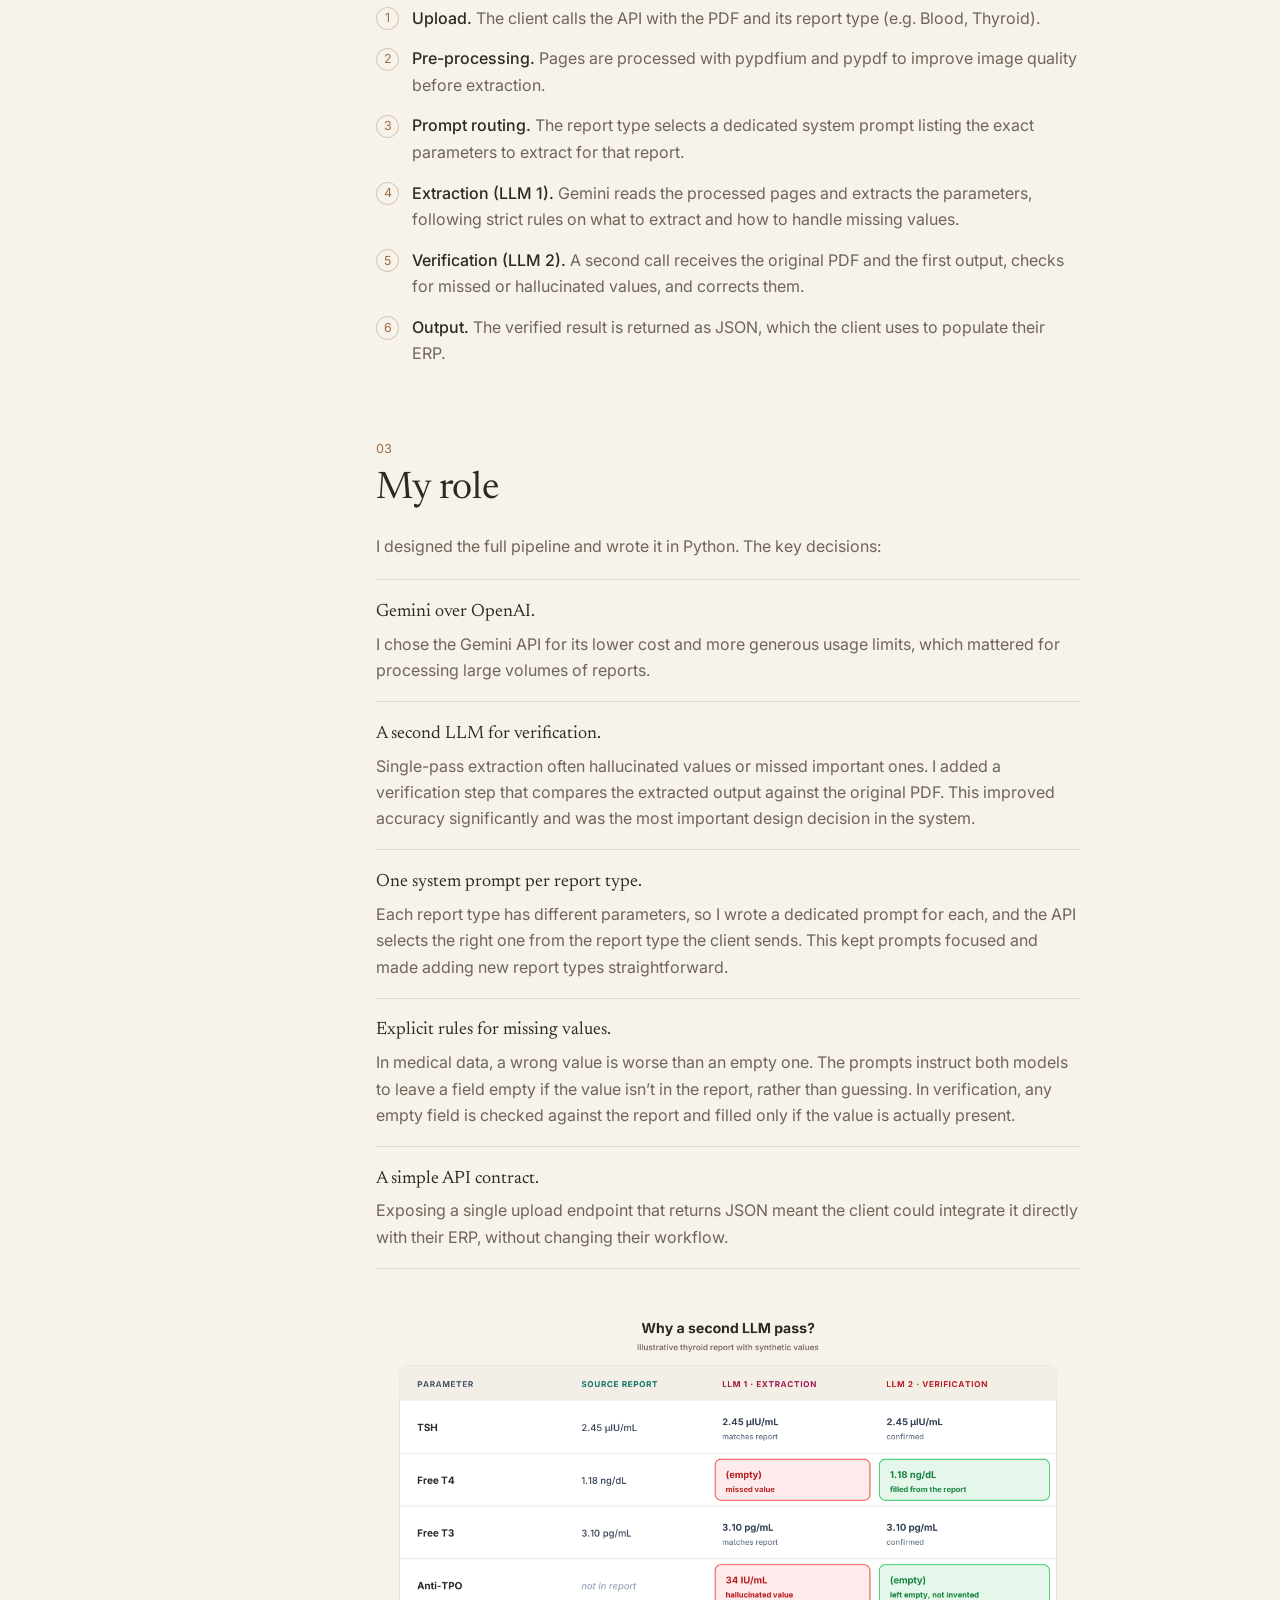
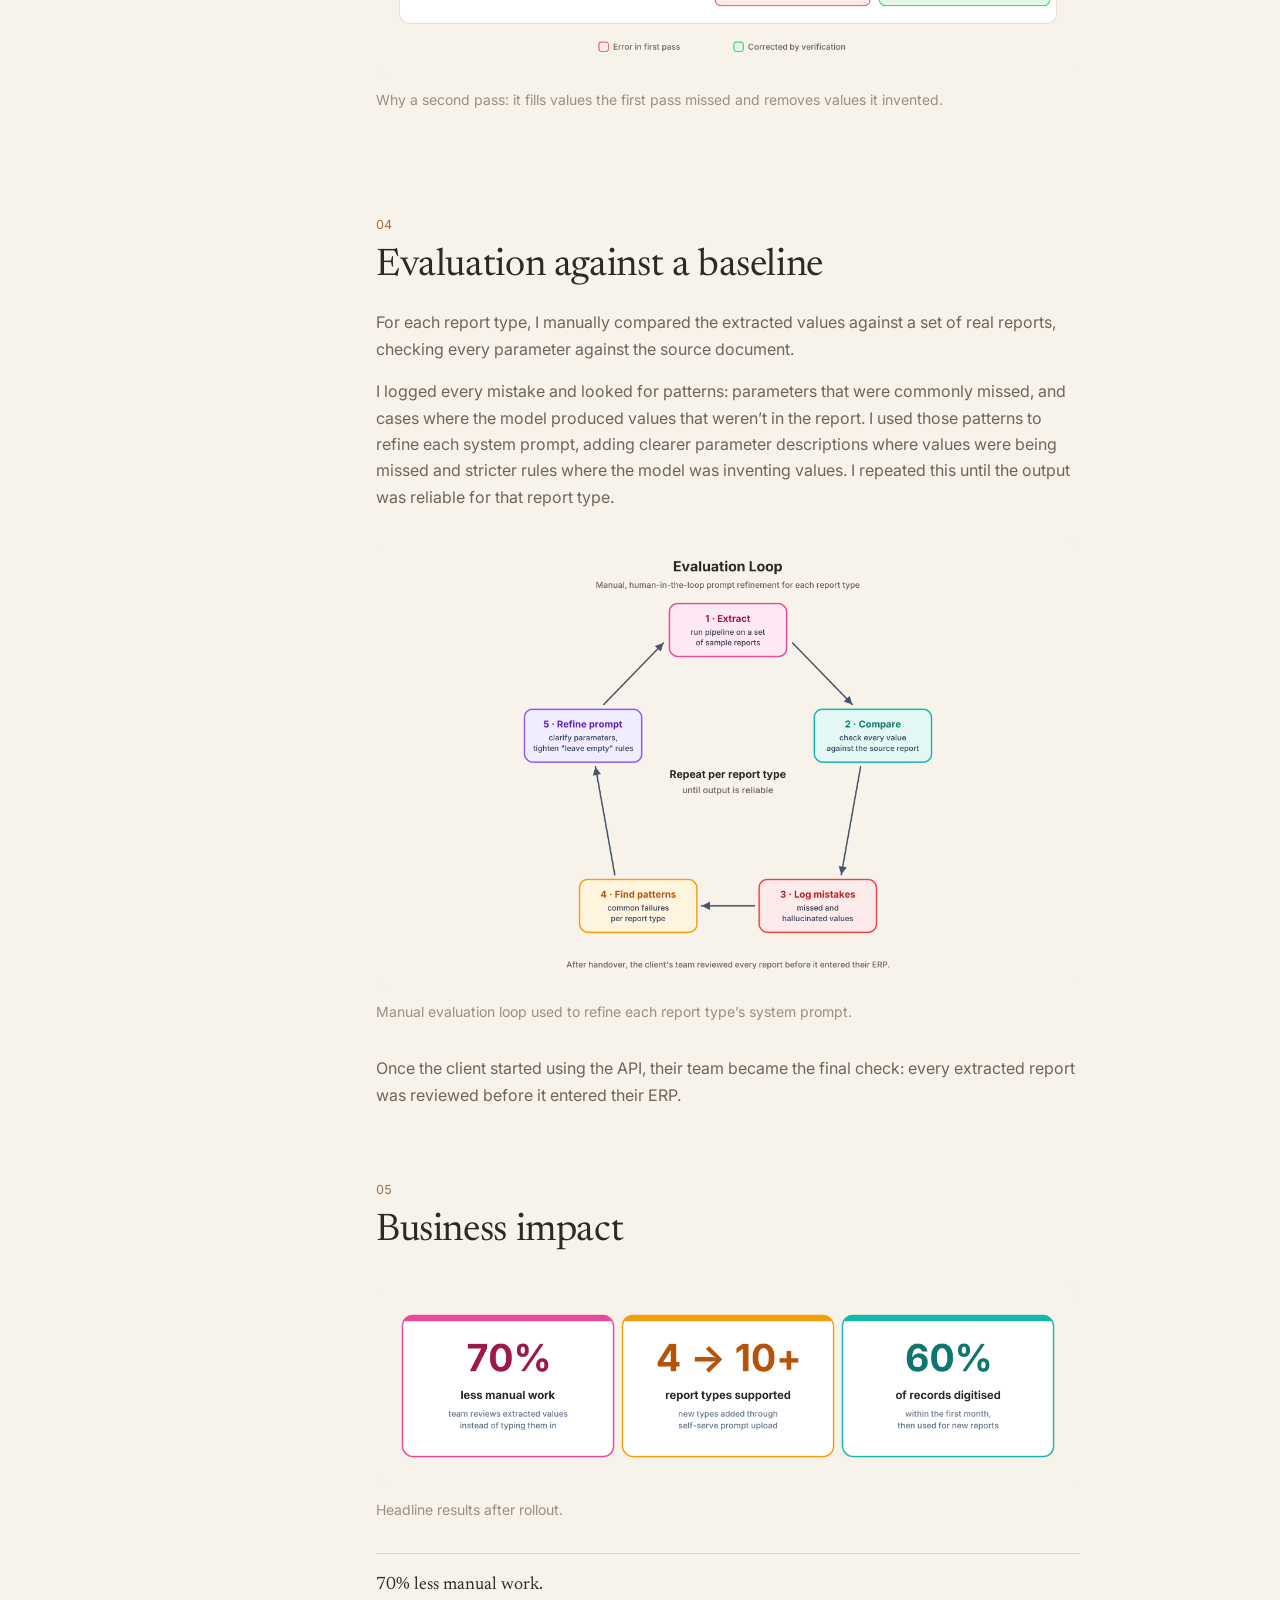
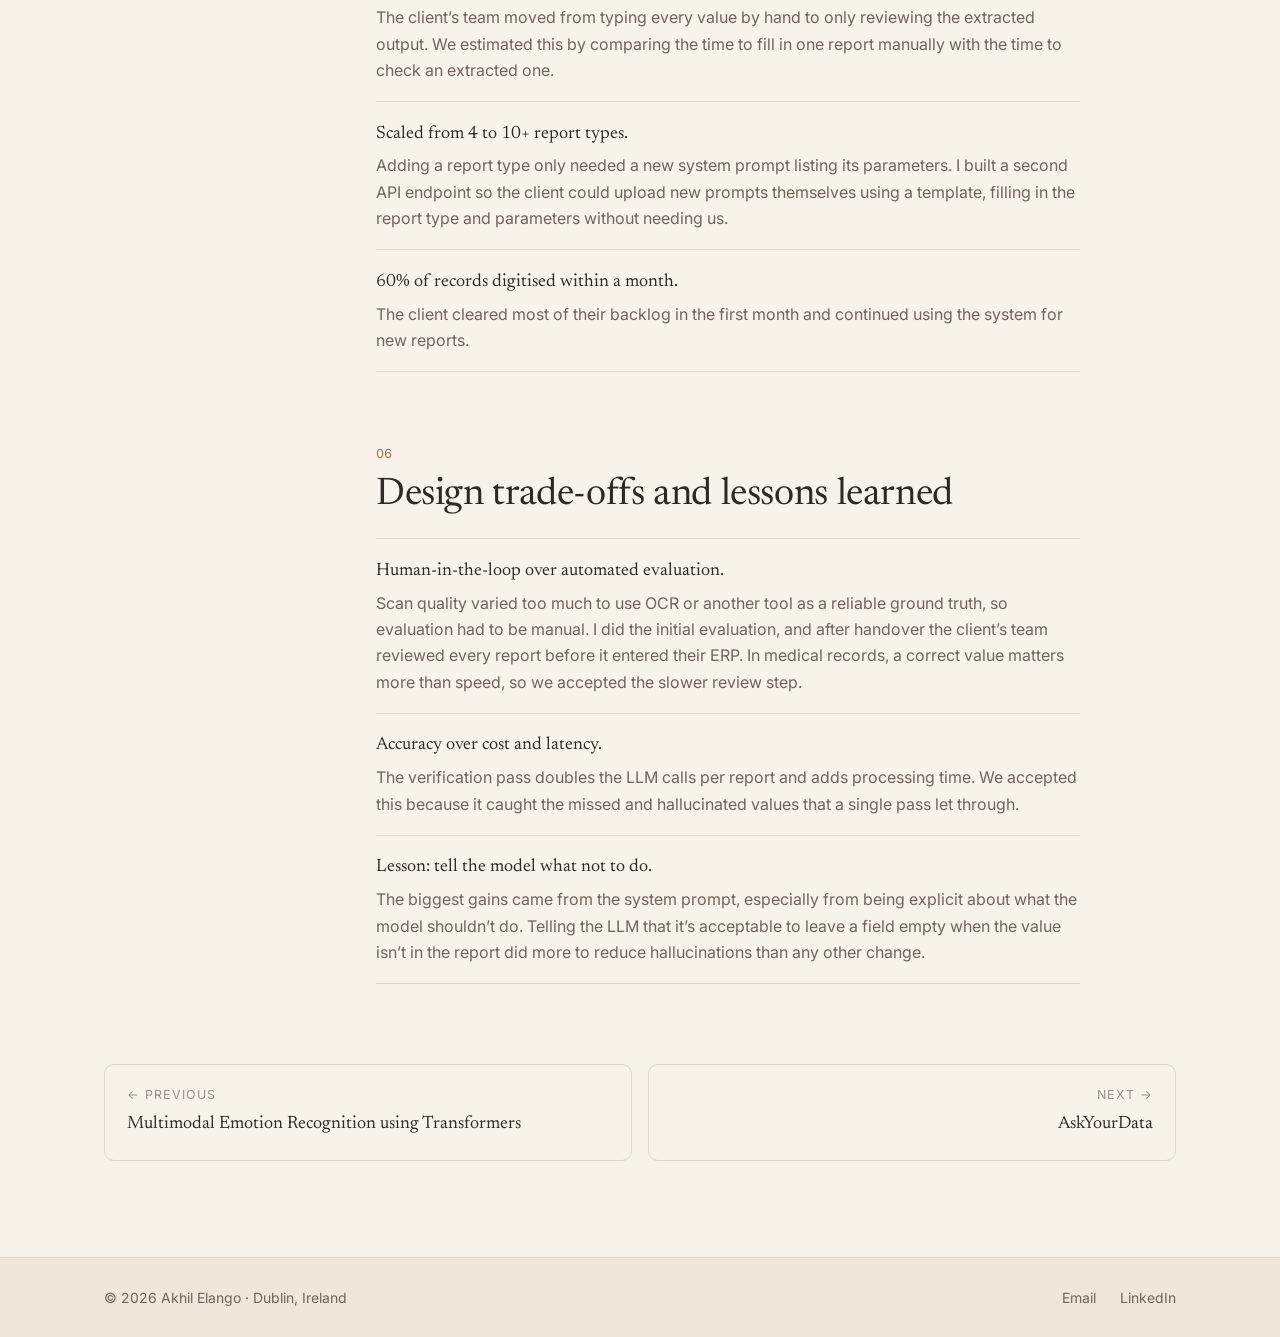
<file: projects/clinicalextract.html>
<!doctype html>
<html lang="en">
<head>
  <meta charset="utf-8">
  <meta name="viewport" content="width=device-width, initial-scale=1">
  <title>ClinicalExtract · Akhil Elango</title>
  <meta name="description" content="ClinicalExtract: LLM Pipeline for Scanned Medical Reports. A deep dive by Akhil Elango.">
  <link rel="icon" href="../assets/favicon.svg" type="image/svg+xml">
  <link rel="preconnect" href="https://fonts.googleapis.com">
  <link rel="preconnect" href="https://fonts.gstatic.com" crossorigin>
  <link rel="stylesheet" href="https://fonts.googleapis.com/css2?family=Inter:wght@400;500&family=Newsreader:opsz,wght@6..72,400;6..72,500&display=swap">
  <link rel="stylesheet" href="../css/base.css">
  <link rel="stylesheet" href="../css/layout.css">
  <link rel="stylesheet" href="../css/components.css">
  <link rel="stylesheet" href="../css/pages/project-detail.css">
</head>
<body data-page="projects" data-root="../">
  <div data-site-header></div>

  <main>
    <header class="page-header case-header">
      <div class="container">
        <a class="text-link text-link--back reveal" href="../projects.html"><span class="arrow" aria-hidden="true">&larr;</span> All projects</a>
        <span class="eyebrow case-header__label reveal">Project 01</span>
        <h1 class="reveal" style="--reveal-delay: 60ms">ClinicalExtract</h1>
        <p class="case-header__kicker reveal" style="--reveal-delay: 100ms">LLM Pipeline for Scanned Medical Reports</p>
        <p class="reveal" style="--reveal-delay: 140ms">Turning scanned PDFs into structured, ERP-ready data, cutting manual entry by 70%.</p>
      </div>
    </header>

    <div class="container case">
      <nav class="case__toc" aria-label="On this page">
        <span class="case__toc-title">On this page</span>
        <ol>
          <li><a href="#problem">Problem and context</a></li>
          <li><a href="#architecture">Architecture</a></li>
          <li><a href="#role">My role</a></li>
          <li><a href="#evaluation">Evaluation</a></li>
          <li><a href="#impact">Business impact</a></li>
          <li><a href="#lessons">Trade-offs and lessons</a></li>
        </ol>
      </nav>

      <article class="case__content">
        <section class="case-section reveal" id="problem">
          <span class="case-section__num">01</span>
          <h2>Problem and context</h2>
          <p>A healthcare client needed to digitise a large backlog of medical reports (blood tests, thyroid panels and other report types) and load the results into their ERP system. A team was entering every value by hand, which was slow, expensive and error-prone.</p>
          <p>The reports were scanned images inside PDFs, not digital text. Scans varied in angle, brightness and layout from one report to the next, and traditional OCR couldn’t extract values from them reliably. The client needed a system that could read these inconsistent scans and return clean, structured data their ERP could ingest directly.</p>
        </section>

        <section class="case-section reveal" id="architecture">
          <span class="case-section__num">02</span>
          <h2>Architecture diagram</h2>
          <figure class="diagram">
            <div class="diagram__media">
              <!-- Put your image in assets/ and set the file name in the src below -->
              <img src="../assets/medical_architecture.png" alt="ClinicalExtract architecture: a client uploads a PDF and report type to a Flask API in Docker, which pre-processes the pages, selects a system prompt, runs Gemini extraction and a second Gemini verification pass, and returns structured JSON to the client ERP system." data-fallback>
              <div class="diagram__frame diagram__placeholder">Architecture diagram</div>
            </div>
            <figcaption>Request flow from PDF upload to ERP-ready JSON.</figcaption>
          </figure>

          <h3 class="case-section__sub">How it works</h3>
          <ol class="steps">
            <li><strong>Upload.</strong> The client calls the API with the PDF and its report type (e.g. Blood, Thyroid).</li>
            <li><strong>Pre-processing.</strong> Pages are processed with pypdfium and pypdf to improve image quality before extraction.</li>
            <li><strong>Prompt routing.</strong> The report type selects a dedicated system prompt listing the exact parameters to extract for that report.</li>
            <li><strong>Extraction (LLM 1).</strong> Gemini reads the processed pages and extracts the parameters, following strict rules on what to extract and how to handle missing values.</li>
            <li><strong>Verification (LLM 2).</strong> A second call receives the original PDF and the first output, checks for missed or hallucinated values, and corrects them.</li>
            <li><strong>Output.</strong> The verified result is returned as JSON, which the client uses to populate their ERP.</li>
          </ol>
        </section>

        <section class="case-section reveal" id="role">
          <span class="case-section__num">03</span>
          <h2>My role</h2>
          <p>I designed the full pipeline and wrote it in Python. The key decisions:</p>
          <ul class="decisions">
            <li><strong>Gemini over OpenAI.</strong> I chose the Gemini API for its lower cost and more generous usage limits, which mattered for processing large volumes of reports.</li>
            <li><strong>A second LLM for verification.</strong> Single-pass extraction often hallucinated values or missed important ones. I added a verification step that compares the extracted output against the original PDF. This improved accuracy significantly and was the most important design decision in the system.</li>
            <li><strong>One system prompt per report type.</strong> Each report type has different parameters, so I wrote a dedicated prompt for each, and the API selects the right one from the report type the client sends. This kept prompts focused and made adding new report types straightforward.</li>
            <li><strong>Explicit rules for missing values.</strong> In medical data, a wrong value is worse than an empty one. The prompts instruct both models to leave a field empty if the value isn’t in the report, rather than guessing. In verification, any empty field is checked against the report and filled only if the value is actually present.</li>
            <li><strong>A simple API contract.</strong> Exposing a single upload endpoint that returns JSON meant the client could integrate it directly with their ERP, without changing their workflow.</li>
          </ul>
          <figure class="diagram diagram--bare">
            <div class="diagram__media">
              <img src="../assets/clinicalextract-two-pass.png" alt="Illustrative thyroid report with synthetic values: the first LLM pass missed Free T4 and hallucinated an Anti-TPO value; the verification pass filled Free T4 from the report and left Anti-TPO empty." data-fallback>
              <div class="diagram__frame diagram__placeholder">Two-pass example</div>
            </div>
            <figcaption>Why a second pass: it fills values the first pass missed and removes values it invented.</figcaption>
          </figure>
        </section>

        <section class="case-section reveal" id="evaluation">
          <span class="case-section__num">04</span>
          <h2>Evaluation against a baseline</h2>
          <p>For each report type, I manually compared the extracted values against a set of real reports, checking every parameter against the source document.</p>
          <p>I logged every mistake and looked for patterns: parameters that were commonly missed, and cases where the model produced values that weren’t in the report. I used those patterns to refine each system prompt, adding clearer parameter descriptions where values were being missed and stricter rules where the model was inventing values. I repeated this until the output was reliable for that report type.</p>
          <figure class="diagram diagram--bare">
            <div class="diagram__media">
              <img src="../assets/clinicalextract-eval-loop.png" alt="Evaluation loop repeated for each report type: extract on sample reports, compare every value to the source, log mistakes, find patterns, refine the prompt, then repeat until the output is reliable." data-fallback>
              <div class="diagram__frame diagram__placeholder">Evaluation loop diagram</div>
            </div>
            <figcaption>Manual evaluation loop used to refine each report type’s system prompt.</figcaption>
          </figure>
          <p>Once the client started using the API, their team became the final check: every extracted report was reviewed before it entered their ERP.</p>
        </section>

        <section class="case-section reveal" id="impact">
          <span class="case-section__num">05</span>
          <h2>Business impact</h2>
          <figure class="diagram diagram--bare">
            <div class="diagram__media">
              <img src="../assets/clinicalextract-metrics.png" alt="Three headline results: 70% less manual work, report types supported grew from 4 to 10+, and 60% of records digitised within the first month." data-fallback>
              <div class="diagram__frame diagram__placeholder">Metrics graphic</div>
            </div>
            <figcaption>Headline results after rollout.</figcaption>
          </figure>
          <ul class="decisions">
            <li><strong>70% less manual work.</strong> The client’s team moved from typing every value by hand to only reviewing the extracted output. We estimated this by comparing the time to fill in one report manually with the time to check an extracted one.</li>
            <li><strong>Scaled from 4 to 10+ report types.</strong> Adding a report type only needed a new system prompt listing its parameters. I built a second API endpoint so the client could upload new prompts themselves using a template, filling in the report type and parameters without needing us.</li>
            <li><strong>60% of records digitised within a month.</strong> The client cleared most of their backlog in the first month and continued using the system for new reports.</li>
          </ul>
        </section>

        <section class="case-section reveal" id="lessons">
          <span class="case-section__num">06</span>
          <h2>Design trade-offs and lessons learned</h2>
          <ul class="decisions">
            <li><strong>Human-in-the-loop over automated evaluation.</strong> Scan quality varied too much to use OCR or another tool as a reliable ground truth, so evaluation had to be manual. I did the initial evaluation, and after handover the client’s team reviewed every report before it entered their ERP. In medical records, a correct value matters more than speed, so we accepted the slower review step.</li>
            <li><strong>Accuracy over cost and latency.</strong> The verification pass doubles the LLM calls per report and adds processing time. We accepted this because it caught the missed and hallucinated values that a single pass let through.</li>
            <li><strong>Lesson: tell the model what not to do.</strong> The biggest gains came from the system prompt, especially from being explicit about what the model shouldn’t do. Telling the LLM that it’s acceptable to leave a field empty when the value isn’t in the report did more to reduce hallucinations than any other change.</li>
          </ul>
        </section>
      </article>
    </div>

    <nav class="container pager" aria-label="More projects">
      <a class="pager__link" href="emotion-recognition.html">
        <span class="pager__dir"><span class="arrow" aria-hidden="true">&larr;</span> Previous</span>
        <span class="pager__title">Multimodal Emotion Recognition using Transformers</span>
      </a>
      <a class="pager__link pager__link--next" href="askyourdata.html">
        <span class="pager__dir">Next <span class="arrow" aria-hidden="true">&rarr;</span></span>
        <span class="pager__title">AskYourData</span>
      </a>
    </nav>
  </main>

  <div data-site-footer></div>
  <script src="../js/site.js"></script>
  <script src="../js/project.js"></script>
</body>
</html>
</file>
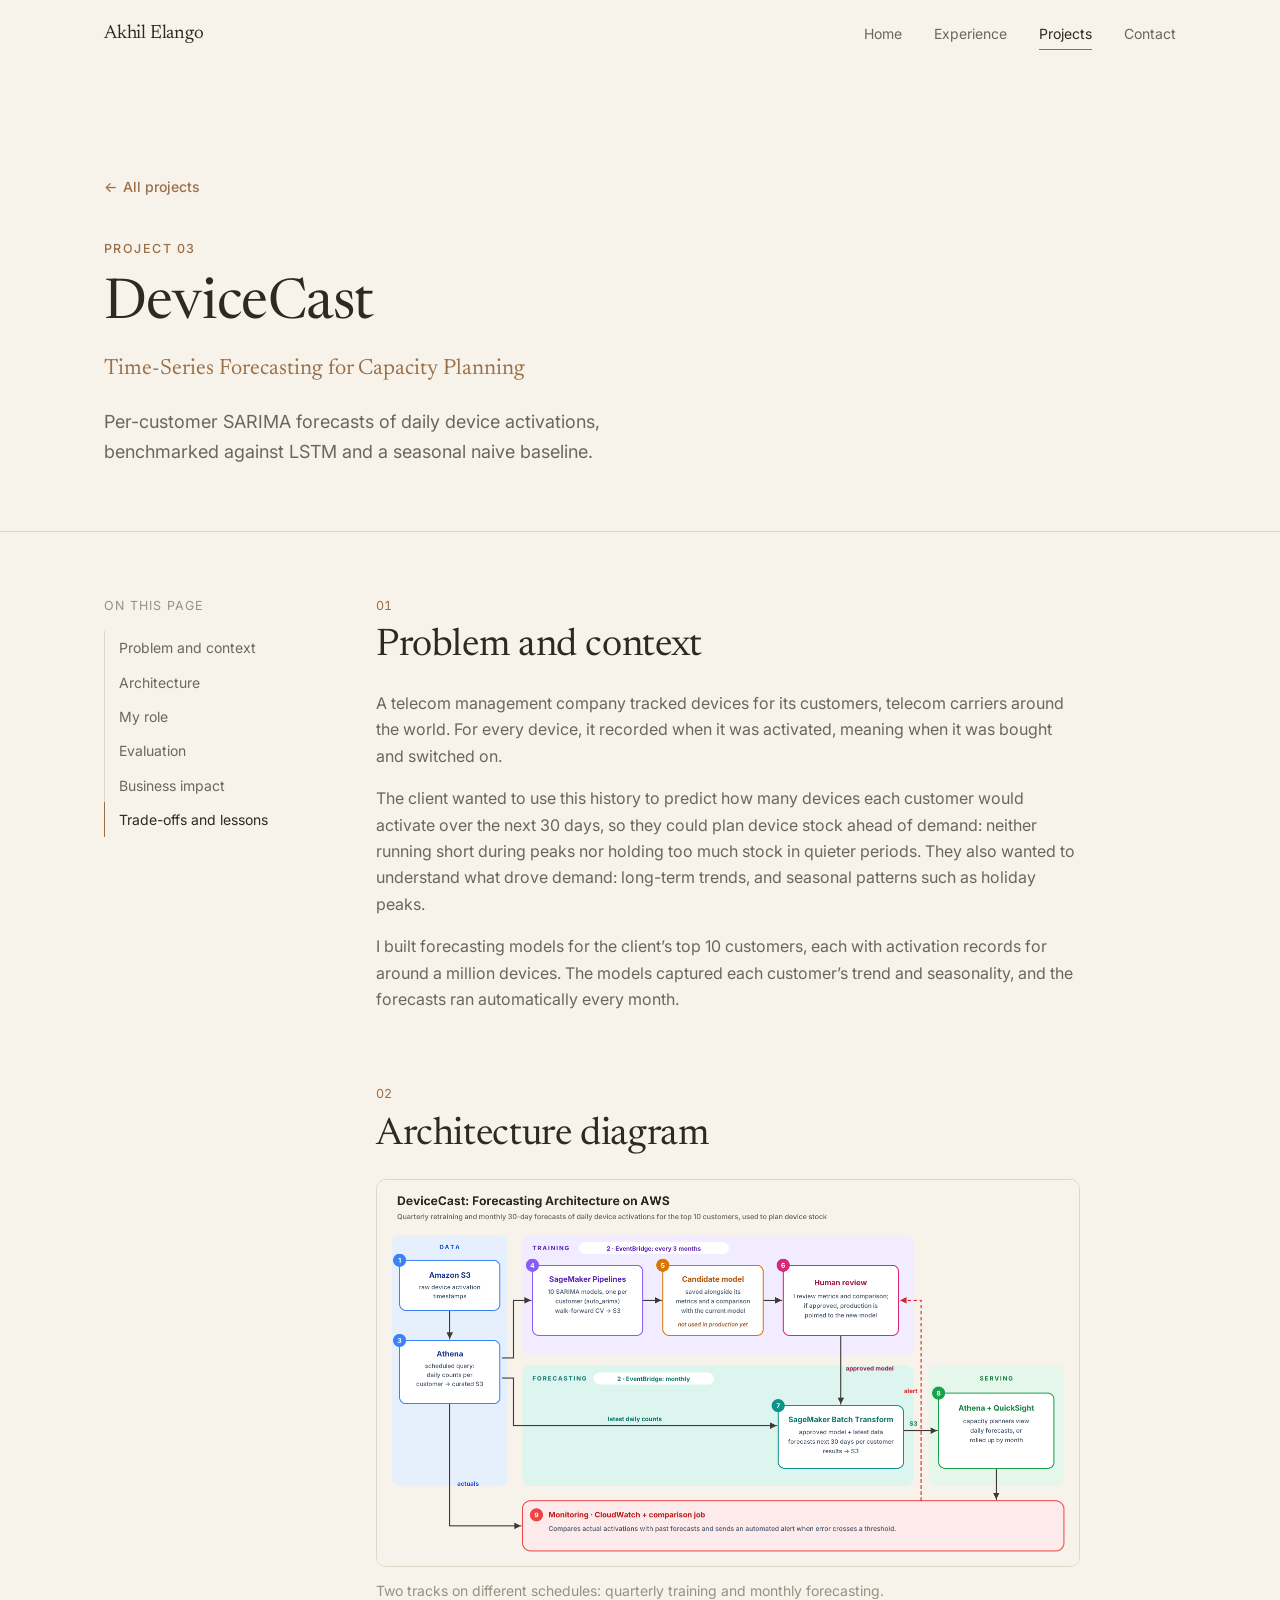
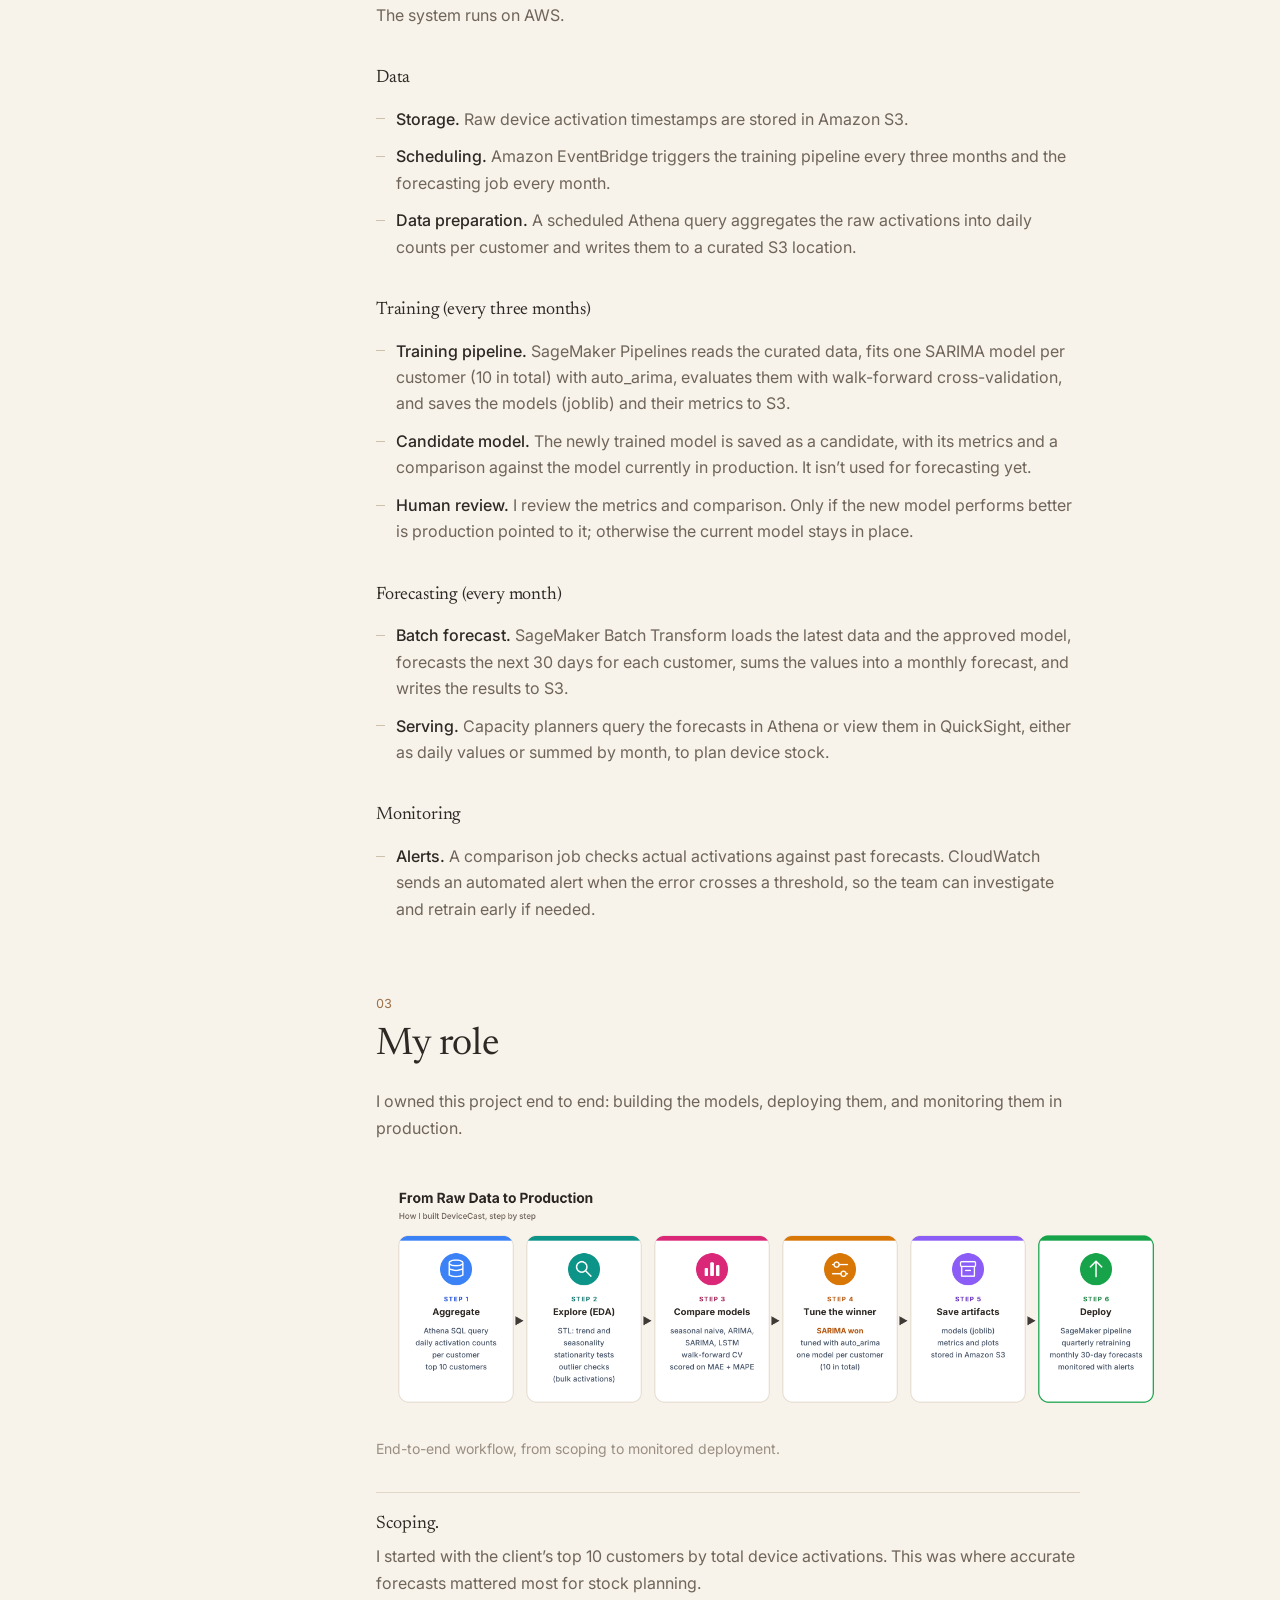
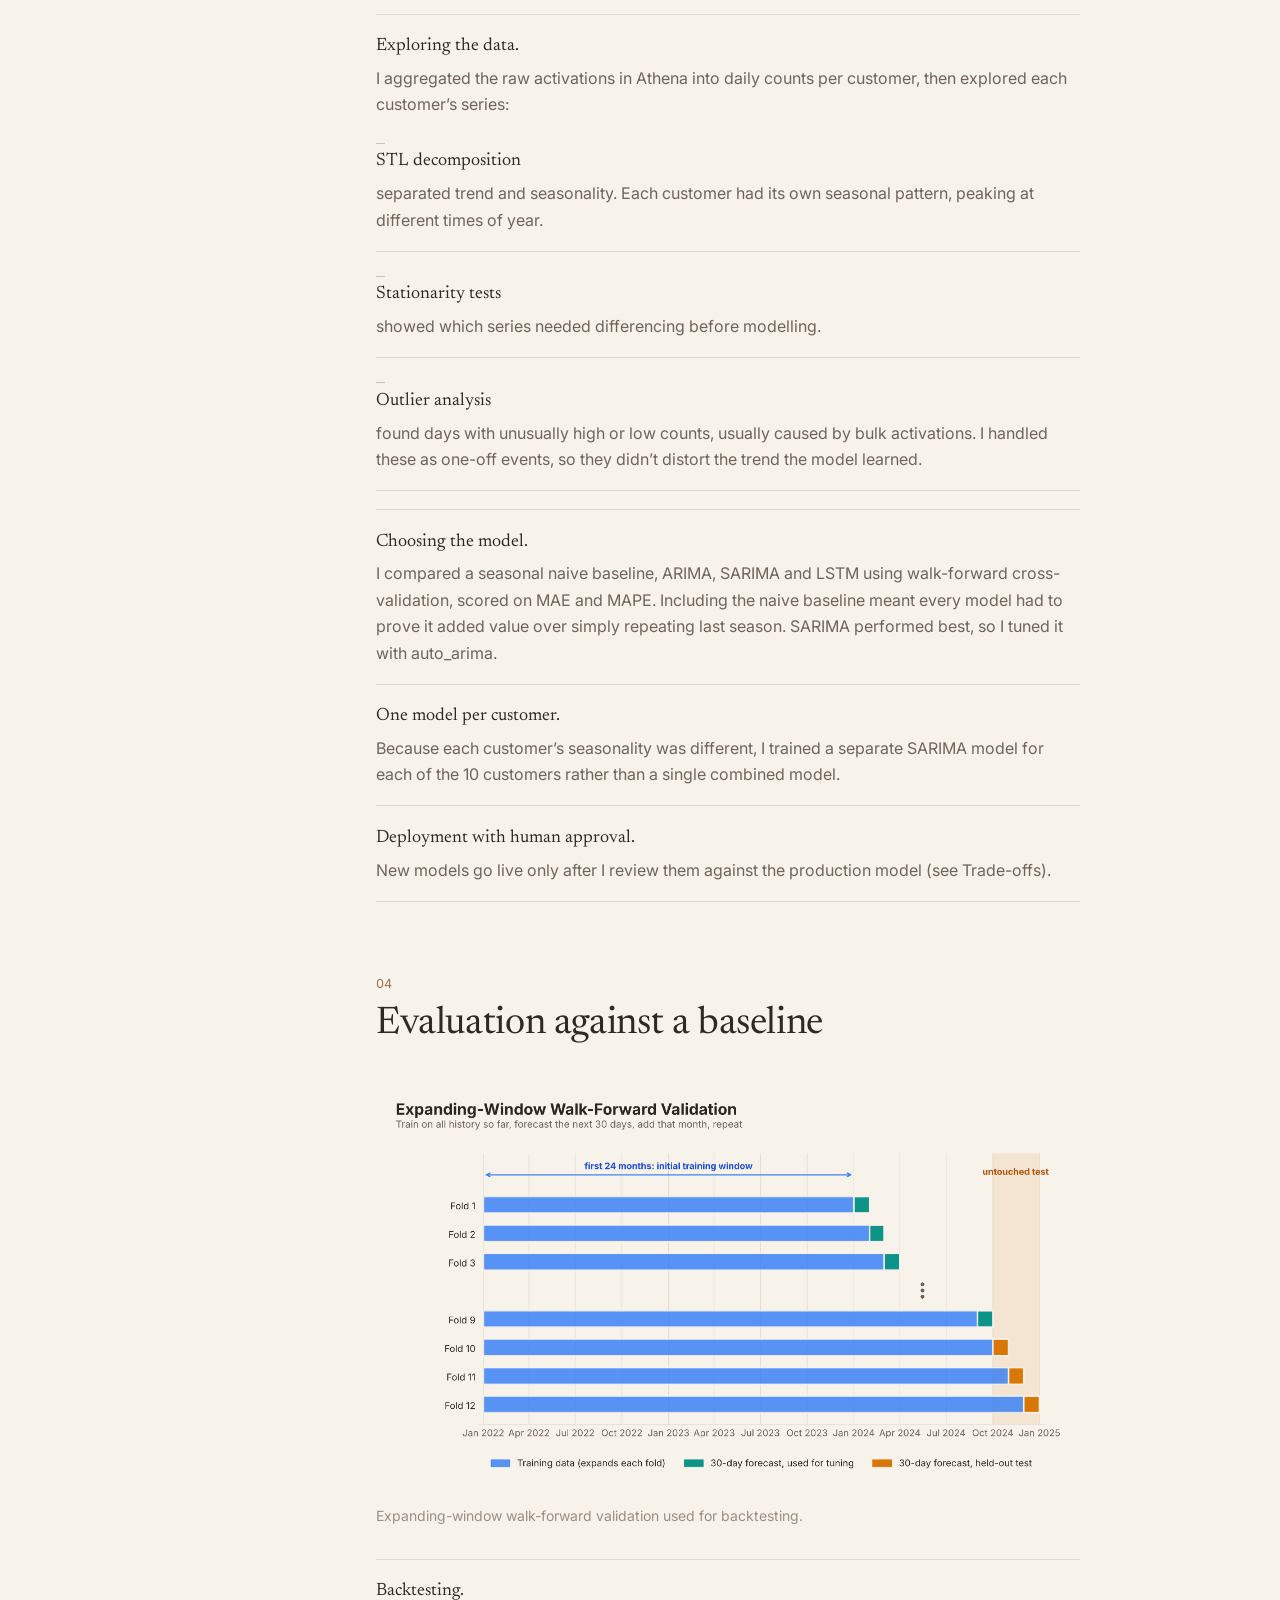
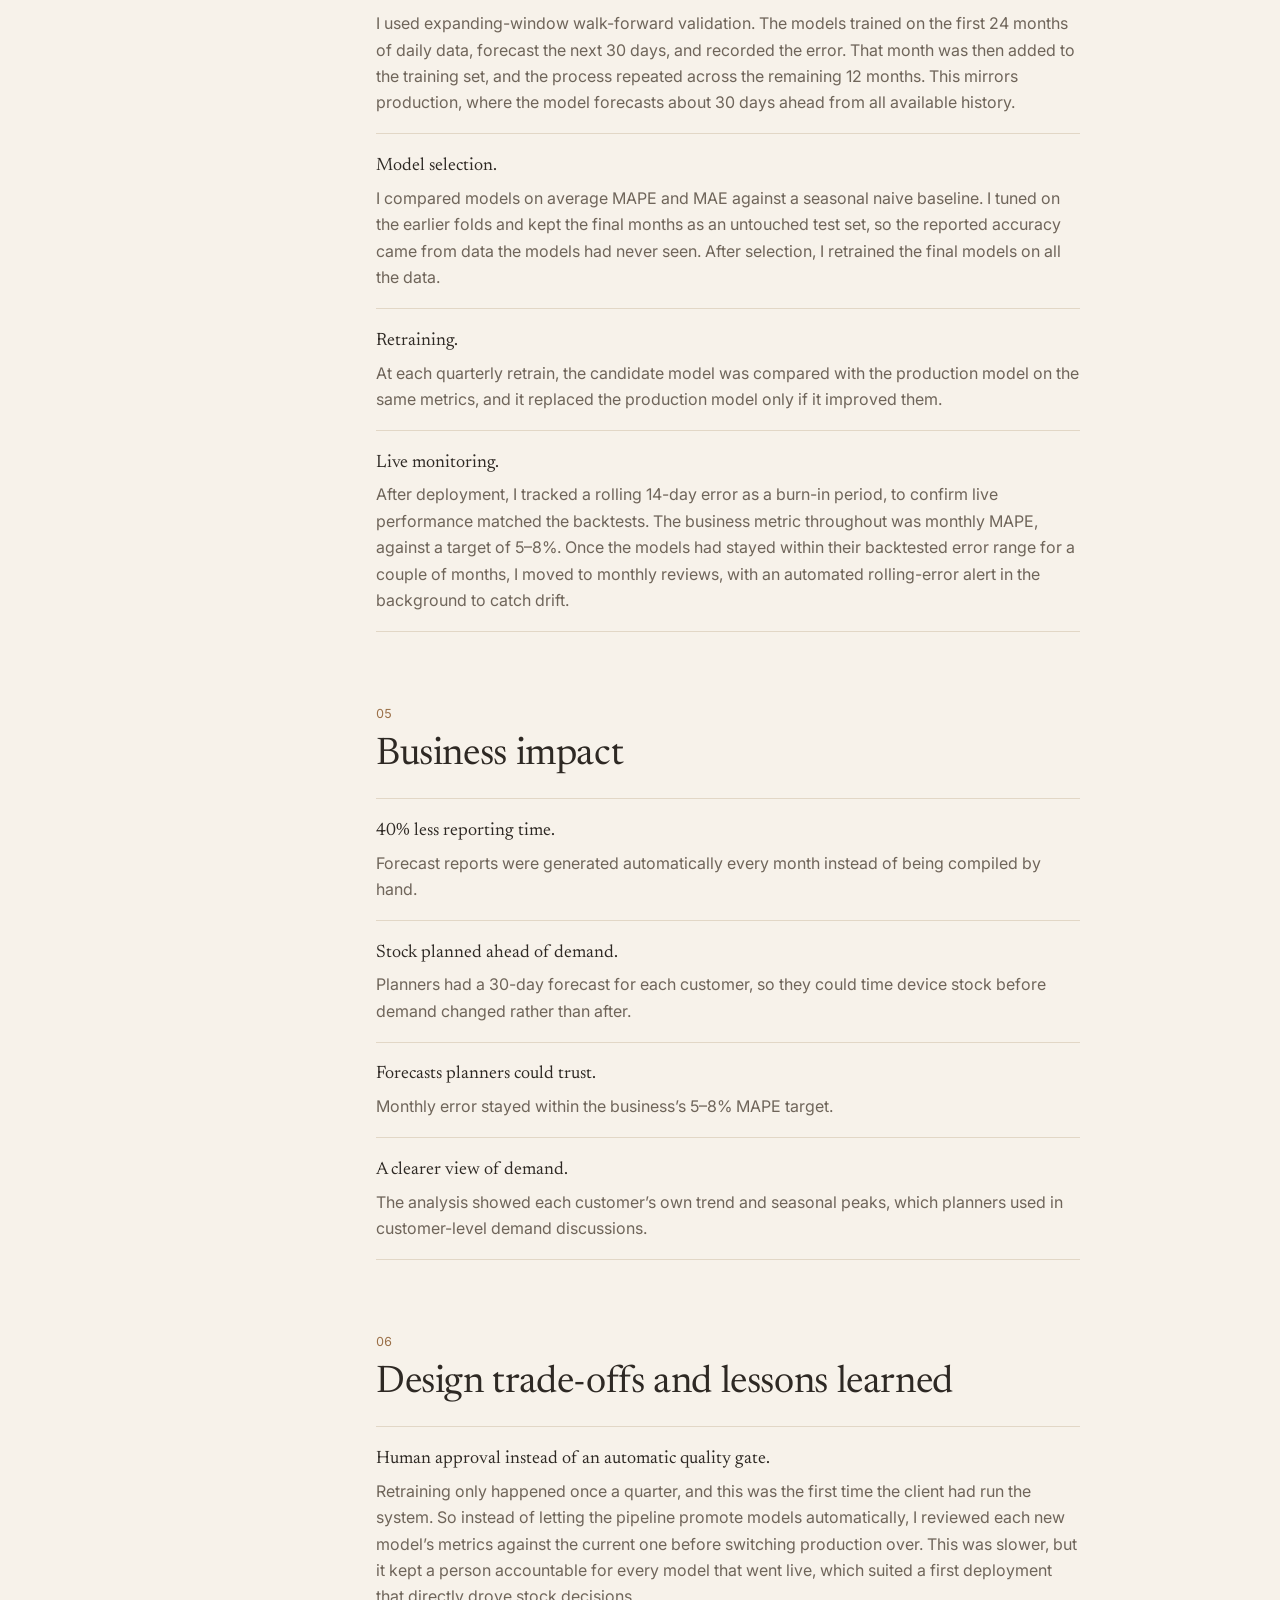
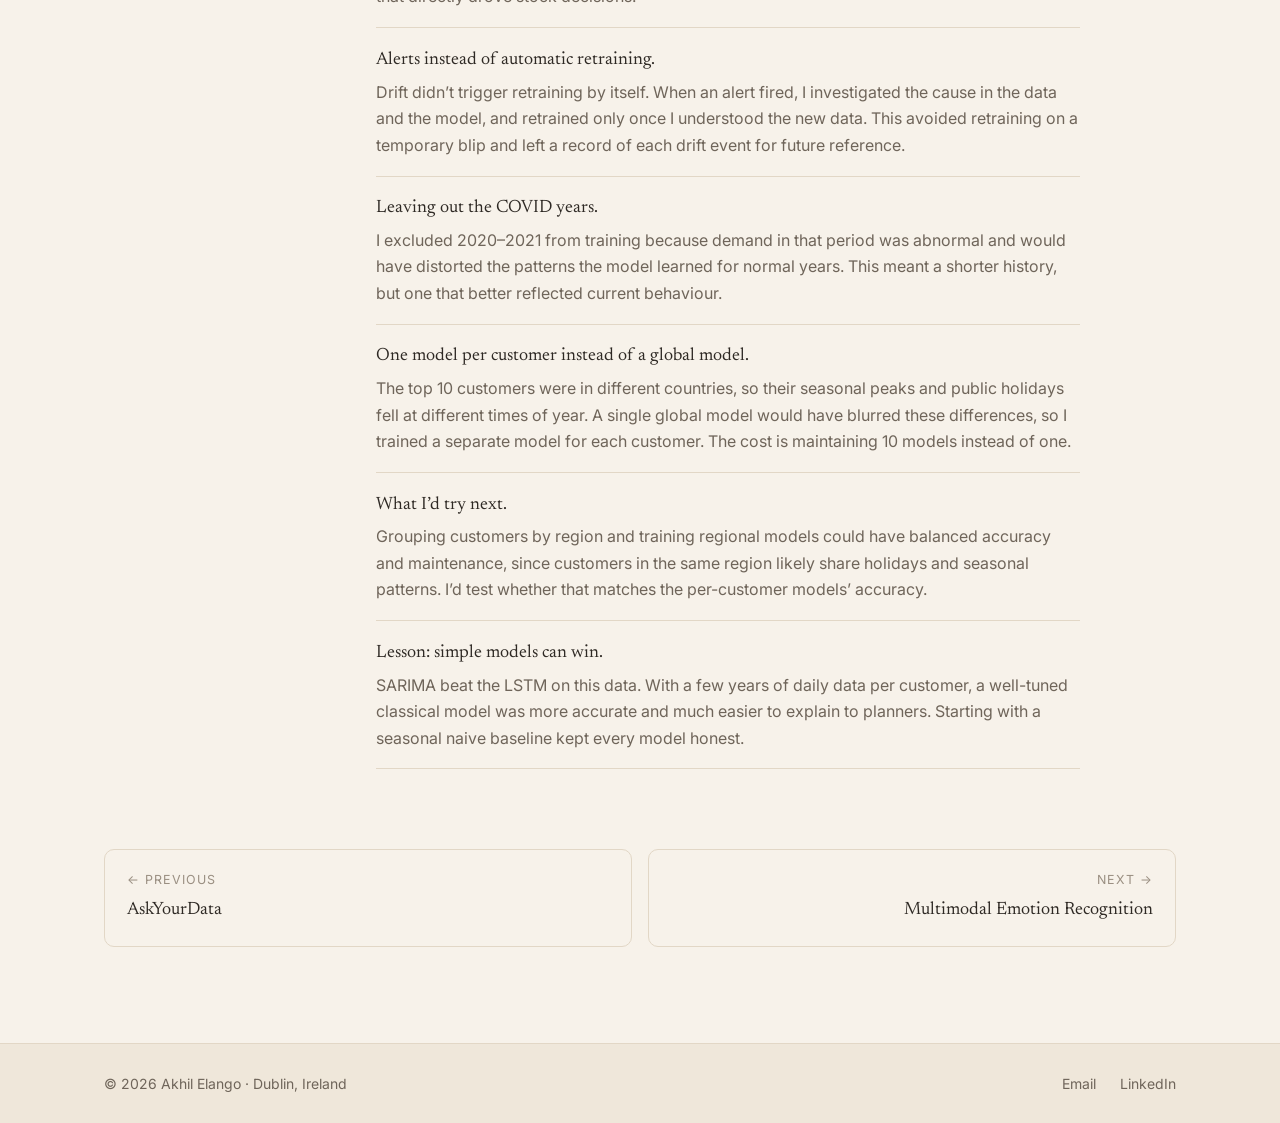
<file: projects/devicecast.html>
<!doctype html>
<html lang="en">
<head>
  <meta charset="utf-8">
  <meta name="viewport" content="width=device-width, initial-scale=1">
  <title>DeviceCast · Akhil Elango</title>
  <meta name="description" content="DeviceCast: Time-Series Forecasting for Capacity Planning. A deep dive by Akhil Elango.">
  <link rel="icon" href="../assets/favicon.svg" type="image/svg+xml">
  <link rel="preconnect" href="https://fonts.googleapis.com">
  <link rel="preconnect" href="https://fonts.gstatic.com" crossorigin>
  <link rel="stylesheet" href="https://fonts.googleapis.com/css2?family=Inter:wght@400;500&family=Newsreader:opsz,wght@6..72,400;6..72,500&display=swap">
  <link rel="stylesheet" href="../css/base.css">
  <link rel="stylesheet" href="../css/layout.css">
  <link rel="stylesheet" href="../css/components.css">
  <link rel="stylesheet" href="../css/pages/project-detail.css">
</head>
<body data-page="projects" data-root="../">
  <div data-site-header></div>

  <main>
    <header class="page-header case-header">
      <div class="container">
        <a class="text-link text-link--back reveal" href="../projects.html"><span class="arrow" aria-hidden="true">&larr;</span> All projects</a>
        <span class="eyebrow case-header__label reveal">Project 03</span>
        <h1 class="reveal" style="--reveal-delay: 60ms">DeviceCast</h1>
        <p class="case-header__kicker reveal" style="--reveal-delay: 100ms">Time-Series Forecasting for Capacity Planning</p>
        <p class="reveal" style="--reveal-delay: 140ms">Per-customer SARIMA forecasts of daily device activations, benchmarked against LSTM and a seasonal naive baseline.</p>
      </div>
    </header>

    <div class="container case">
      <nav class="case__toc" aria-label="On this page">
        <span class="case__toc-title">On this page</span>
        <ol>
          <li><a href="#problem">Problem and context</a></li>
          <li><a href="#architecture">Architecture</a></li>
          <li><a href="#role">My role</a></li>
          <li><a href="#evaluation">Evaluation</a></li>
          <li><a href="#impact">Business impact</a></li>
          <li><a href="#lessons">Trade-offs and lessons</a></li>
        </ol>
      </nav>

      <article class="case__content">
        <section class="case-section reveal" id="problem">
          <span class="case-section__num">01</span>
          <h2>Problem and context</h2>
          <p>A telecom management company tracked devices for its customers, telecom carriers around the world. For every device, it recorded when it was activated, meaning when it was bought and switched on.</p>
          <p>The client wanted to use this history to predict how many devices each customer would activate over the next 30 days, so they could plan device stock ahead of demand: neither running short during peaks nor holding too much stock in quieter periods. They also wanted to understand what drove demand: long-term trends, and seasonal patterns such as holiday peaks.</p>
          <p>I built forecasting models for the client’s top 10 customers, each with activation records for around a million devices. The models captured each customer’s trend and seasonality, and the forecasts ran automatically every month.</p>
        </section>

        <section class="case-section reveal" id="architecture">
          <span class="case-section__num">02</span>
          <h2>Architecture diagram</h2>
          <figure class="diagram">
            <div class="diagram__media">
              <!-- Put your image in assets/ and set the file name in the src below -->
              <img src="../assets/devicecast_architecture.png" alt="DeviceCast architecture on AWS: device activation timestamps in S3 are aggregated by Athena into daily counts; EventBridge triggers a quarterly SageMaker training pipeline that saves a candidate model for human review, and a monthly SageMaker Batch Transform job forecasting the next 30 days and summing them into a monthly forecast, whose results are queried in Athena or QuickSight; CloudWatch alerts when forecast error crosses a threshold." data-fallback>
              <div class="diagram__frame diagram__placeholder">Architecture diagram</div>
            </div>
            <figcaption>Two tracks on different schedules: quarterly training and monthly forecasting.</figcaption>
          </figure>

          <p>The system runs on AWS.</p>

          <h3 class="case-section__sub">Data</h3>
          <ul class="dash-list">
            <li><strong>Storage.</strong> Raw device activation timestamps are stored in Amazon S3.</li>
            <li><strong>Scheduling.</strong> Amazon EventBridge triggers the training pipeline every three months and the forecasting job every month.</li>
            <li><strong>Data preparation.</strong> A scheduled Athena query aggregates the raw activations into daily counts per customer and writes them to a curated S3 location.</li>
          </ul>

          <h3 class="case-section__sub">Training (every three months)</h3>
          <ul class="dash-list">
            <li><strong>Training pipeline.</strong> SageMaker Pipelines reads the curated data, fits one SARIMA model per customer (10 in total) with auto_arima, evaluates them with walk-forward cross-validation, and saves the models (joblib) and their metrics to S3.</li>
            <li><strong>Candidate model.</strong> The newly trained model is saved as a candidate, with its metrics and a comparison against the model currently in production. It isn’t used for forecasting yet.</li>
            <li><strong>Human review.</strong> I review the metrics and comparison. Only if the new model performs better is production pointed to it; otherwise the current model stays in place.</li>
          </ul>

          <h3 class="case-section__sub">Forecasting (every month)</h3>
          <ul class="dash-list">
            <li><strong>Batch forecast.</strong> SageMaker Batch Transform loads the latest data and the approved model, forecasts the next 30 days for each customer, sums the values into a monthly forecast, and writes the results to S3.</li>
            <li><strong>Serving.</strong> Capacity planners query the forecasts in Athena or view them in QuickSight, either as daily values or summed by month, to plan device stock.</li>
          </ul>

          <h3 class="case-section__sub">Monitoring</h3>
          <ul class="dash-list">
            <li><strong>Alerts.</strong> A comparison job checks actual activations against past forecasts. CloudWatch sends an automated alert when the error crosses a threshold, so the team can investigate and retrain early if needed.</li>
          </ul>
        </section>

        <section class="case-section reveal" id="role">
          <span class="case-section__num">03</span>
          <h2>My role</h2>
          <p>I owned this project end to end: building the models, deploying them, and monitoring them in production.</p>
          <figure class="diagram diagram--bare diagram--wide diagram--zoom">
            <div class="diagram__media">
              <img src="../assets/devicecast_workflow.png" alt="DeviceCast workflow: scoping the top 10 customers, exploring each customer's series, comparing models, training one SARIMA model per customer, and deploying with human approval." data-fallback>
              <div class="diagram__frame diagram__placeholder">Workflow diagram</div>
            </div>
            <figcaption>End-to-end workflow, from scoping to monitored deployment.</figcaption>
          </figure>
          <ul class="decisions">
            <li><strong>Scoping.</strong> I started with the client’s top 10 customers by total device activations. This was where accurate forecasts mattered most for stock planning.</li>
            <li><strong>Exploring the data.</strong> I aggregated the raw activations in Athena into daily counts per customer, then explored each customer’s series:
              <ul class="dash-list decisions__nested">
                <li><strong>STL decomposition</strong> separated trend and seasonality. Each customer had its own seasonal pattern, peaking at different times of year.</li>
                <li><strong>Stationarity tests</strong> showed which series needed differencing before modelling.</li>
                <li><strong>Outlier analysis</strong> found days with unusually high or low counts, usually caused by bulk activations. I handled these as one-off events, so they didn’t distort the trend the model learned.</li>
              </ul>
            </li>
            <li><strong>Choosing the model.</strong> I compared a seasonal naive baseline, ARIMA, SARIMA and LSTM using walk-forward cross-validation, scored on MAE and MAPE. Including the naive baseline meant every model had to prove it added value over simply repeating last season. SARIMA performed best, so I tuned it with auto_arima.</li>
            <li><strong>One model per customer.</strong> Because each customer’s seasonality was different, I trained a separate SARIMA model for each of the 10 customers rather than a single combined model.</li>
            <li><strong>Deployment with human approval.</strong> New models go live only after I review them against the production model (see Trade-offs).</li>
          </ul>
        </section>

        <section class="case-section reveal" id="evaluation">
          <span class="case-section__num">04</span>
          <h2>Evaluation against a baseline</h2>
          <figure class="diagram diagram--bare">
            <div class="diagram__media">
              <img src="../assets/devicecast_walk_forward.png" alt="Expanding-window walk-forward validation: the model trains on the first 24 months of daily data, forecasts the next 30 days and records the error, then that month is added to the training set and the process repeats across the remaining 12 months." data-fallback>
              <div class="diagram__frame diagram__placeholder">Walk-forward diagram</div>
            </div>
            <figcaption>Expanding-window walk-forward validation used for backtesting.</figcaption>
          </figure>
          <ul class="decisions">
            <li><strong>Backtesting.</strong> I used expanding-window walk-forward validation. The models trained on the first 24 months of daily data, forecast the next 30 days, and recorded the error. That month was then added to the training set, and the process repeated across the remaining 12 months. This mirrors production, where the model forecasts about 30 days ahead from all available history.</li>
            <li><strong>Model selection.</strong> I compared models on average MAPE and MAE against a seasonal naive baseline. I tuned on the earlier folds and kept the final months as an untouched test set, so the reported accuracy came from data the models had never seen. After selection, I retrained the final models on all the data.</li>
            <li><strong>Retraining.</strong> At each quarterly retrain, the candidate model was compared with the production model on the same metrics, and it replaced the production model only if it improved them.</li>
            <li><strong>Live monitoring.</strong> After deployment, I tracked a rolling 14-day error as a burn-in period, to confirm live performance matched the backtests. The business metric throughout was monthly MAPE, against a target of 5–8%. Once the models had stayed within their backtested error range for a couple of months, I moved to monthly reviews, with an automated rolling-error alert in the background to catch drift.</li>
          </ul>
        </section>

        <section class="case-section reveal" id="impact">
          <span class="case-section__num">05</span>
          <h2>Business impact</h2>
          <ul class="decisions">
            <li><strong>40% less reporting time.</strong> Forecast reports were generated automatically every month instead of being compiled by hand.</li>
            <li><strong>Stock planned ahead of demand.</strong> Planners had a 30-day forecast for each customer, so they could time device stock before demand changed rather than after.</li>
            <li><strong>Forecasts planners could trust.</strong> Monthly error stayed within the business’s 5–8% MAPE target.</li>
            <li><strong>A clearer view of demand.</strong> The analysis showed each customer’s own trend and seasonal peaks, which planners used in customer-level demand discussions.</li>
          </ul>
        </section>

        <section class="case-section reveal" id="lessons">
          <span class="case-section__num">06</span>
          <h2>Design trade-offs and lessons learned</h2>
          <ul class="decisions">
            <li><strong>Human approval instead of an automatic quality gate.</strong> Retraining only happened once a quarter, and this was the first time the client had run the system. So instead of letting the pipeline promote models automatically, I reviewed each new model’s metrics against the current one before switching production over. This was slower, but it kept a person accountable for every model that went live, which suited a first deployment that directly drove stock decisions.</li>
            <li><strong>Alerts instead of automatic retraining.</strong> Drift didn’t trigger retraining by itself. When an alert fired, I investigated the cause in the data and the model, and retrained only once I understood the new data. This avoided retraining on a temporary blip and left a record of each drift event for future reference.</li>
            <li><strong>Leaving out the COVID years.</strong> I excluded 2020–2021 from training because demand in that period was abnormal and would have distorted the patterns the model learned for normal years. This meant a shorter history, but one that better reflected current behaviour.</li>
            <li><strong>One model per customer instead of a global model.</strong> The top 10 customers were in different countries, so their seasonal peaks and public holidays fell at different times of year. A single global model would have blurred these differences, so I trained a separate model for each customer. The cost is maintaining 10 models instead of one.</li>
            <li><strong>What I’d try next.</strong> Grouping customers by region and training regional models could have balanced accuracy and maintenance, since customers in the same region likely share holidays and seasonal patterns. I’d test whether that matches the per-customer models’ accuracy.</li>
            <li><strong>Lesson: simple models can win.</strong> SARIMA beat the LSTM on this data. With a few years of daily data per customer, a well-tuned classical model was more accurate and much easier to explain to planners. Starting with a seasonal naive baseline kept every model honest.</li>
          </ul>
        </section>
      </article>
    </div>

    <nav class="container pager" aria-label="More projects">
      <a class="pager__link" href="askyourdata.html">
        <span class="pager__dir"><span class="arrow" aria-hidden="true">&larr;</span> Previous</span>
        <span class="pager__title">AskYourData</span>
      </a>
      <a class="pager__link pager__link--next" href="emotion-recognition.html">
        <span class="pager__dir">Next <span class="arrow" aria-hidden="true">&rarr;</span></span>
        <span class="pager__title">Multimodal Emotion Recognition</span>
      </a>
    </nav>
  </main>

  <div data-site-footer></div>
  <script src="../js/site.js"></script>
  <script src="../js/project.js"></script>
</body>
</html>
</file>
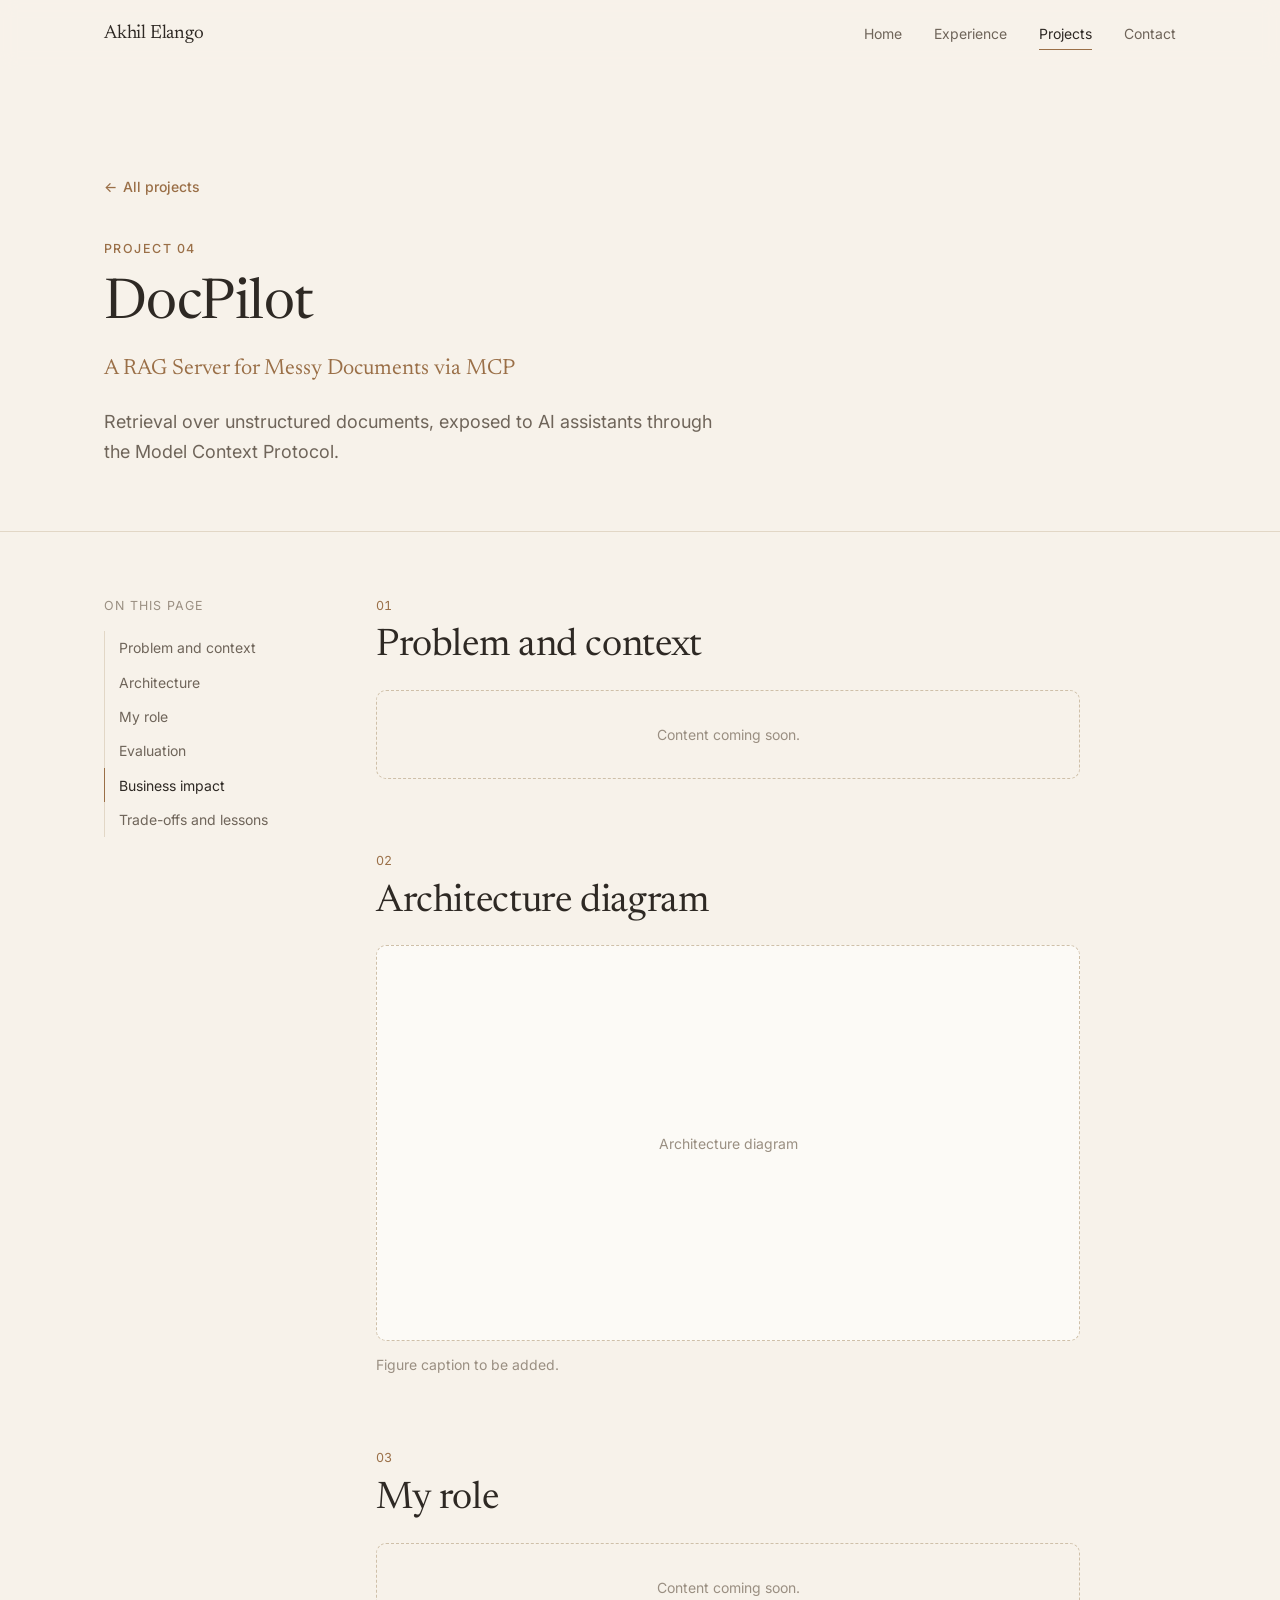
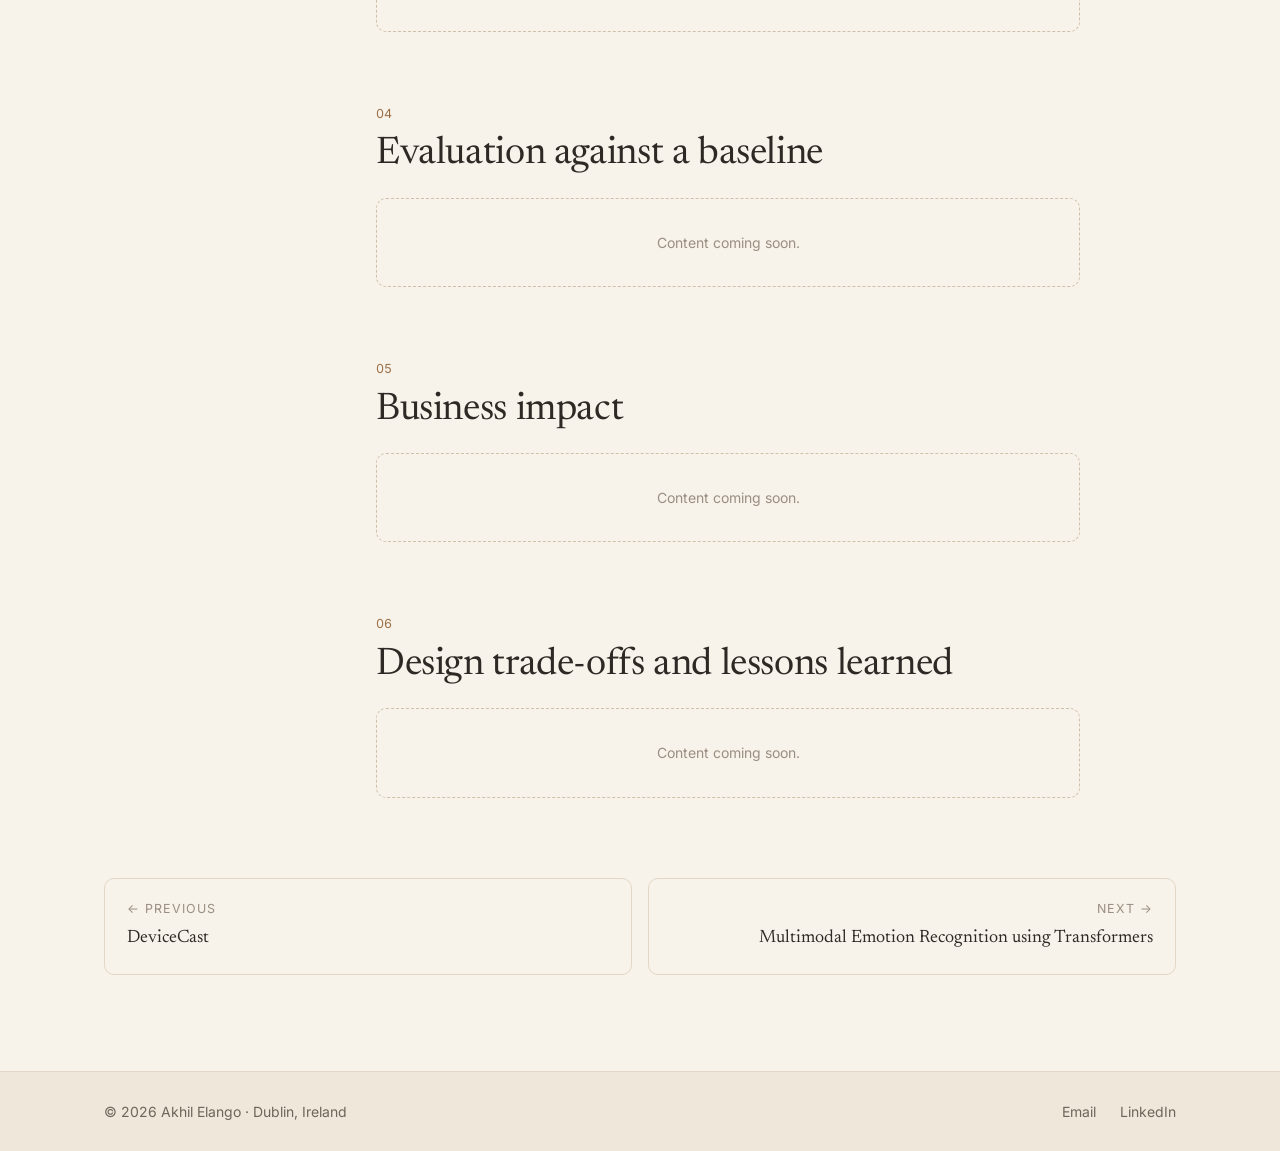
<file: projects/docpilot.html>
<!doctype html>
<html lang="en">
<head>
  <meta charset="utf-8">
  <meta name="robots" content="noindex">
  <meta name="viewport" content="width=device-width, initial-scale=1">
  <title>DocPilot · Akhil Elango</title>
  <meta name="description" content="DocPilot: A RAG Server for Messy Documents via MCP. A deep dive by Akhil Elango.">
  <link rel="icon" href="../assets/favicon.svg" type="image/svg+xml">
  <link rel="preconnect" href="https://fonts.googleapis.com">
  <link rel="preconnect" href="https://fonts.gstatic.com" crossorigin>
  <link rel="stylesheet" href="https://fonts.googleapis.com/css2?family=Inter:wght@400;500&family=Newsreader:opsz,wght@6..72,400;6..72,500&display=swap">
  <link rel="stylesheet" href="../css/base.css">
  <link rel="stylesheet" href="../css/layout.css">
  <link rel="stylesheet" href="../css/components.css">
  <link rel="stylesheet" href="../css/pages/project-detail.css">
</head>
<body data-page="projects" data-root="../">
  <div data-site-header></div>

  <main>
    <header class="page-header case-header">
      <div class="container">
        <a class="text-link text-link--back reveal" href="../projects.html"><span class="arrow" aria-hidden="true">&larr;</span> All projects</a>
        <span class="eyebrow case-header__label reveal">Project 04</span>
        <h1 class="reveal" style="--reveal-delay: 60ms">DocPilot</h1>
        <p class="case-header__kicker reveal" style="--reveal-delay: 100ms">A RAG Server for Messy Documents via MCP</p>
        <p class="reveal" style="--reveal-delay: 140ms">Retrieval over unstructured documents, exposed to AI assistants through the Model Context Protocol.</p>
      </div>
    </header>

    <div class="container case">
      <nav class="case__toc" aria-label="On this page">
        <span class="case__toc-title">On this page</span>
        <ol>
          <li><a href="#problem">Problem and context</a></li>
          <li><a href="#architecture">Architecture</a></li>
          <li><a href="#role">My role</a></li>
          <li><a href="#evaluation">Evaluation</a></li>
          <li><a href="#impact">Business impact</a></li>
          <li><a href="#lessons">Trade-offs and lessons</a></li>
        </ol>
      </nav>

      <article class="case__content">
        <section class="case-section reveal" id="problem">
          <span class="case-section__num">01</span>
          <h2>Problem and context</h2>
          <!-- Who had the problem, what it cost them, and the constraints you worked within. -->
          <div class="placeholder">Content coming soon.</div>
        </section>

        <section class="case-section reveal" id="architecture">
          <span class="case-section__num">02</span>
          <h2>Architecture diagram</h2>
          <!-- Replace the placeholder with: <img src="../assets/docpilot-architecture.svg" alt="..."> -->
          <figure class="diagram">
            <div class="diagram__frame">Architecture diagram</div>
            <figcaption>Figure caption to be added.</figcaption>
          </figure>
        </section>

        <section class="case-section reveal" id="role">
          <span class="case-section__num">03</span>
          <h2>My role</h2>
          <!-- What you owned, and the key choices with the alternatives you rejected. -->
          <div class="placeholder">Content coming soon.</div>
        </section>

        <section class="case-section reveal" id="evaluation">
          <span class="case-section__num">04</span>
          <h2>Evaluation against a baseline</h2>
          <!-- Baseline vs. your approach, with real numbers. A small table works well here. -->
          <div class="placeholder">Content coming soon.</div>
        </section>

        <section class="case-section reveal" id="impact">
          <span class="case-section__num">05</span>
          <h2>Business impact</h2>
          <!-- What changed for the users or the business, in measurable terms. -->
          <div class="placeholder">Content coming soon.</div>
        </section>

        <section class="case-section reveal" id="lessons">
          <span class="case-section__num">06</span>
          <h2>Design trade-offs and lessons learned</h2>
          <!-- What you traded off, what broke, what you would do differently. -->
          <div class="placeholder">Content coming soon.</div>
        </section>
      </article>
    </div>

    <nav class="container pager" aria-label="More projects">
      <a class="pager__link" href="devicecast.html">
        <span class="pager__dir"><span class="arrow" aria-hidden="true">&larr;</span> Previous</span>
        <span class="pager__title">DeviceCast</span>
      </a>
      <a class="pager__link pager__link--next" href="emotion-recognition.html">
        <span class="pager__dir">Next <span class="arrow" aria-hidden="true">&rarr;</span></span>
        <span class="pager__title">Multimodal Emotion Recognition using Transformers</span>
      </a>
    </nav>
  </main>

  <div data-site-footer></div>
  <script src="../js/site.js"></script>
  <script src="../js/project.js"></script>
</body>
</html>
</file>
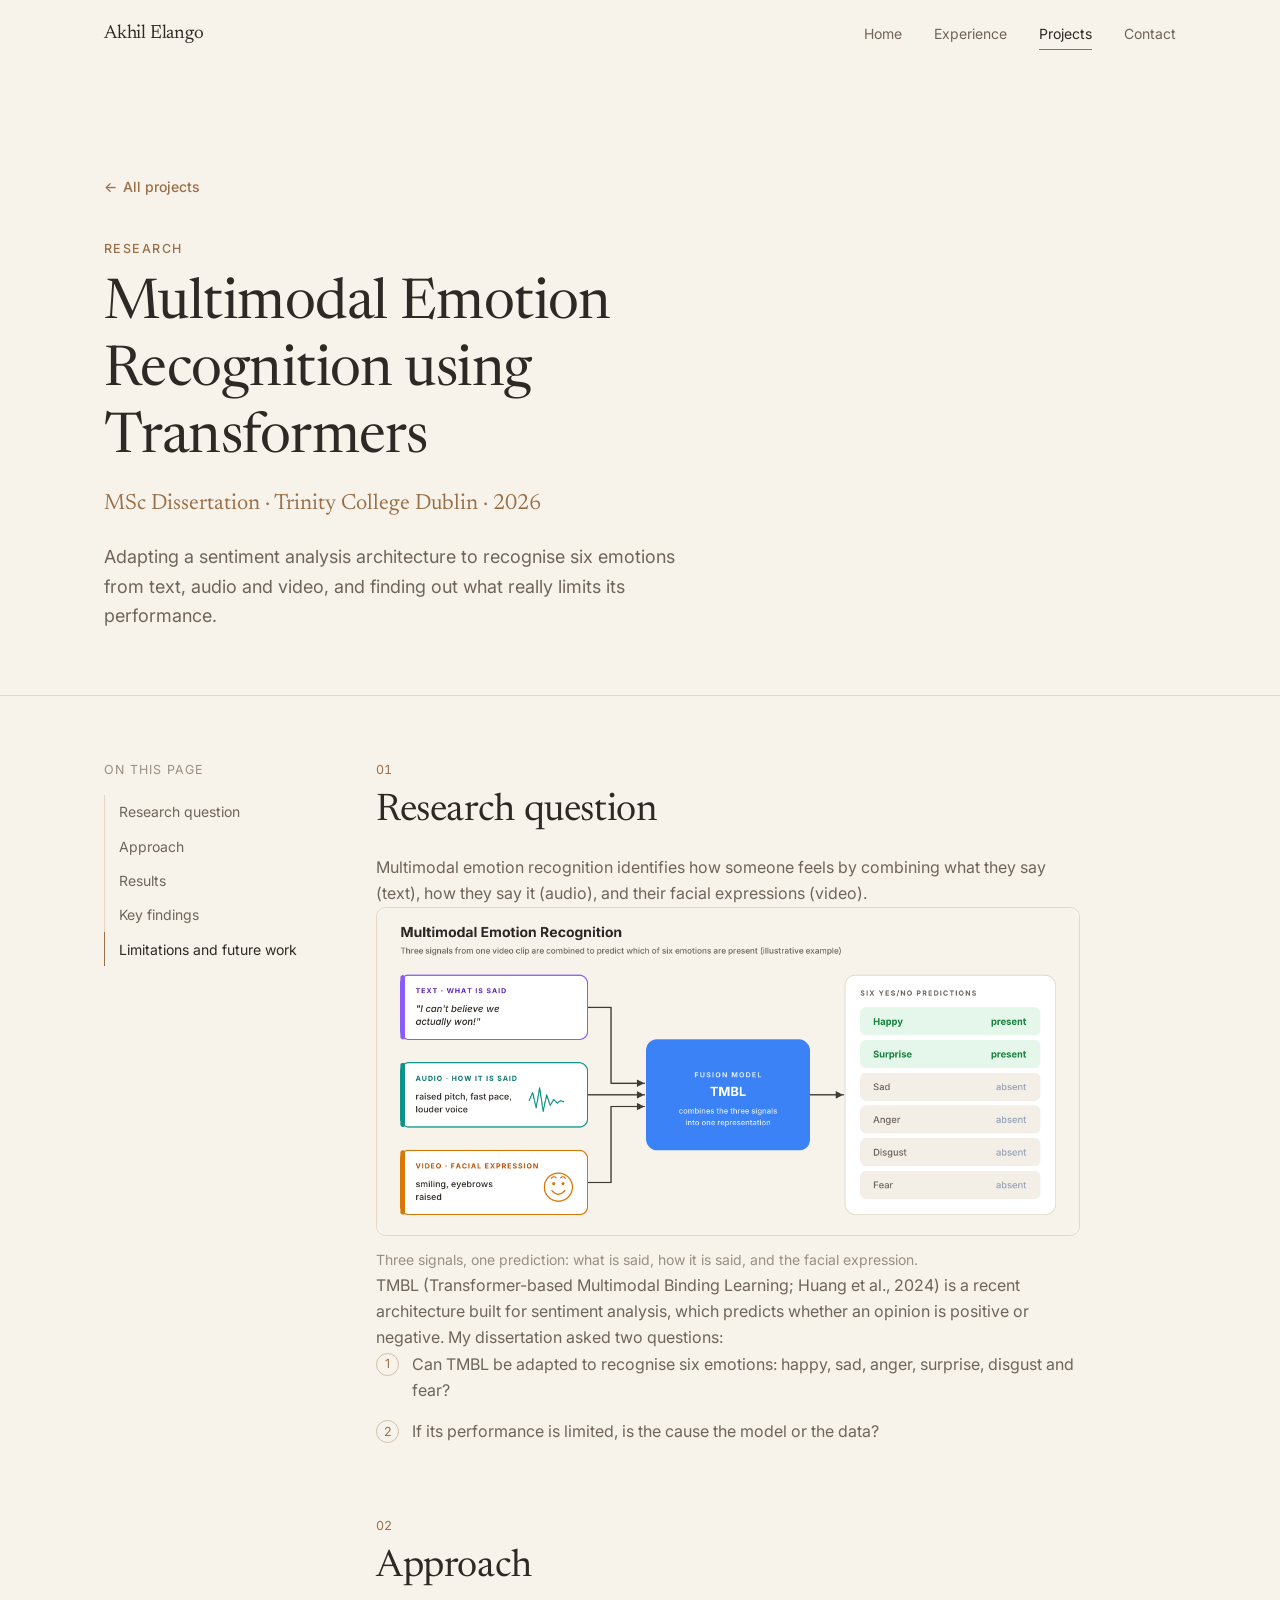
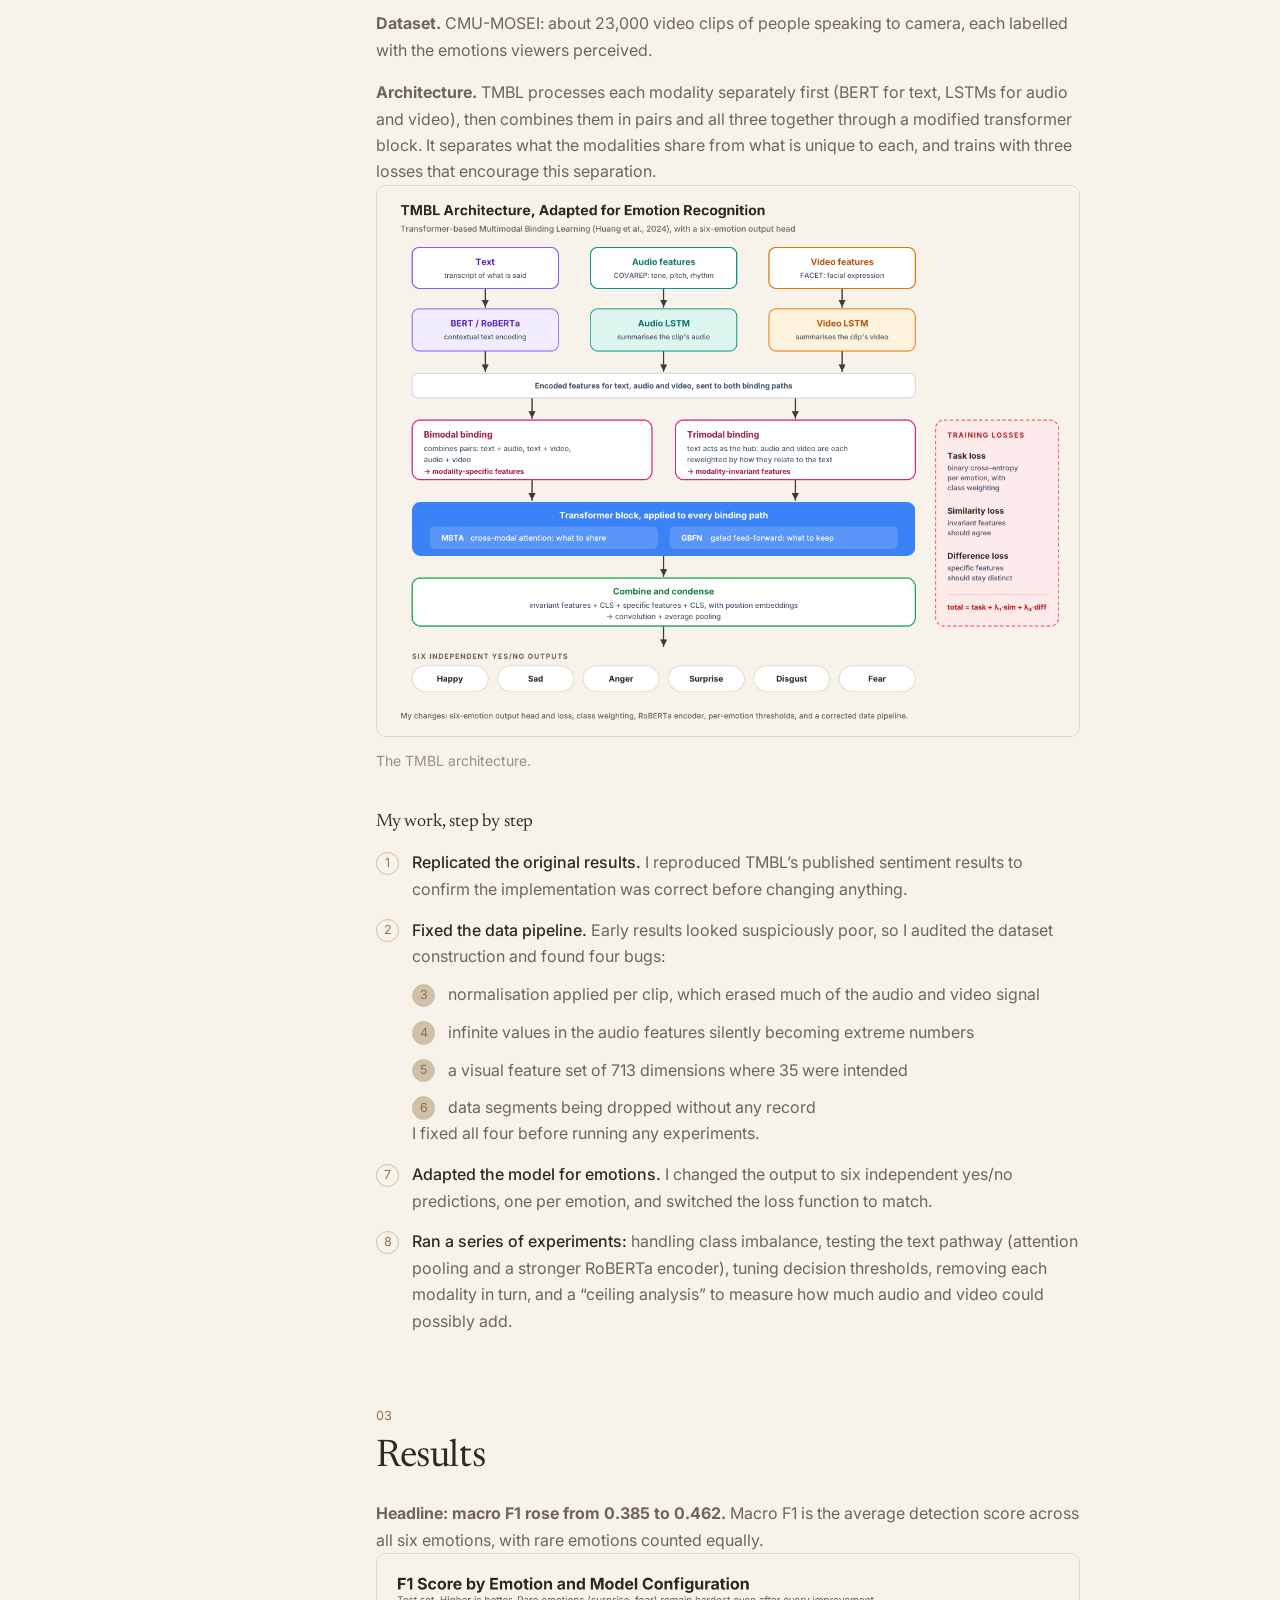
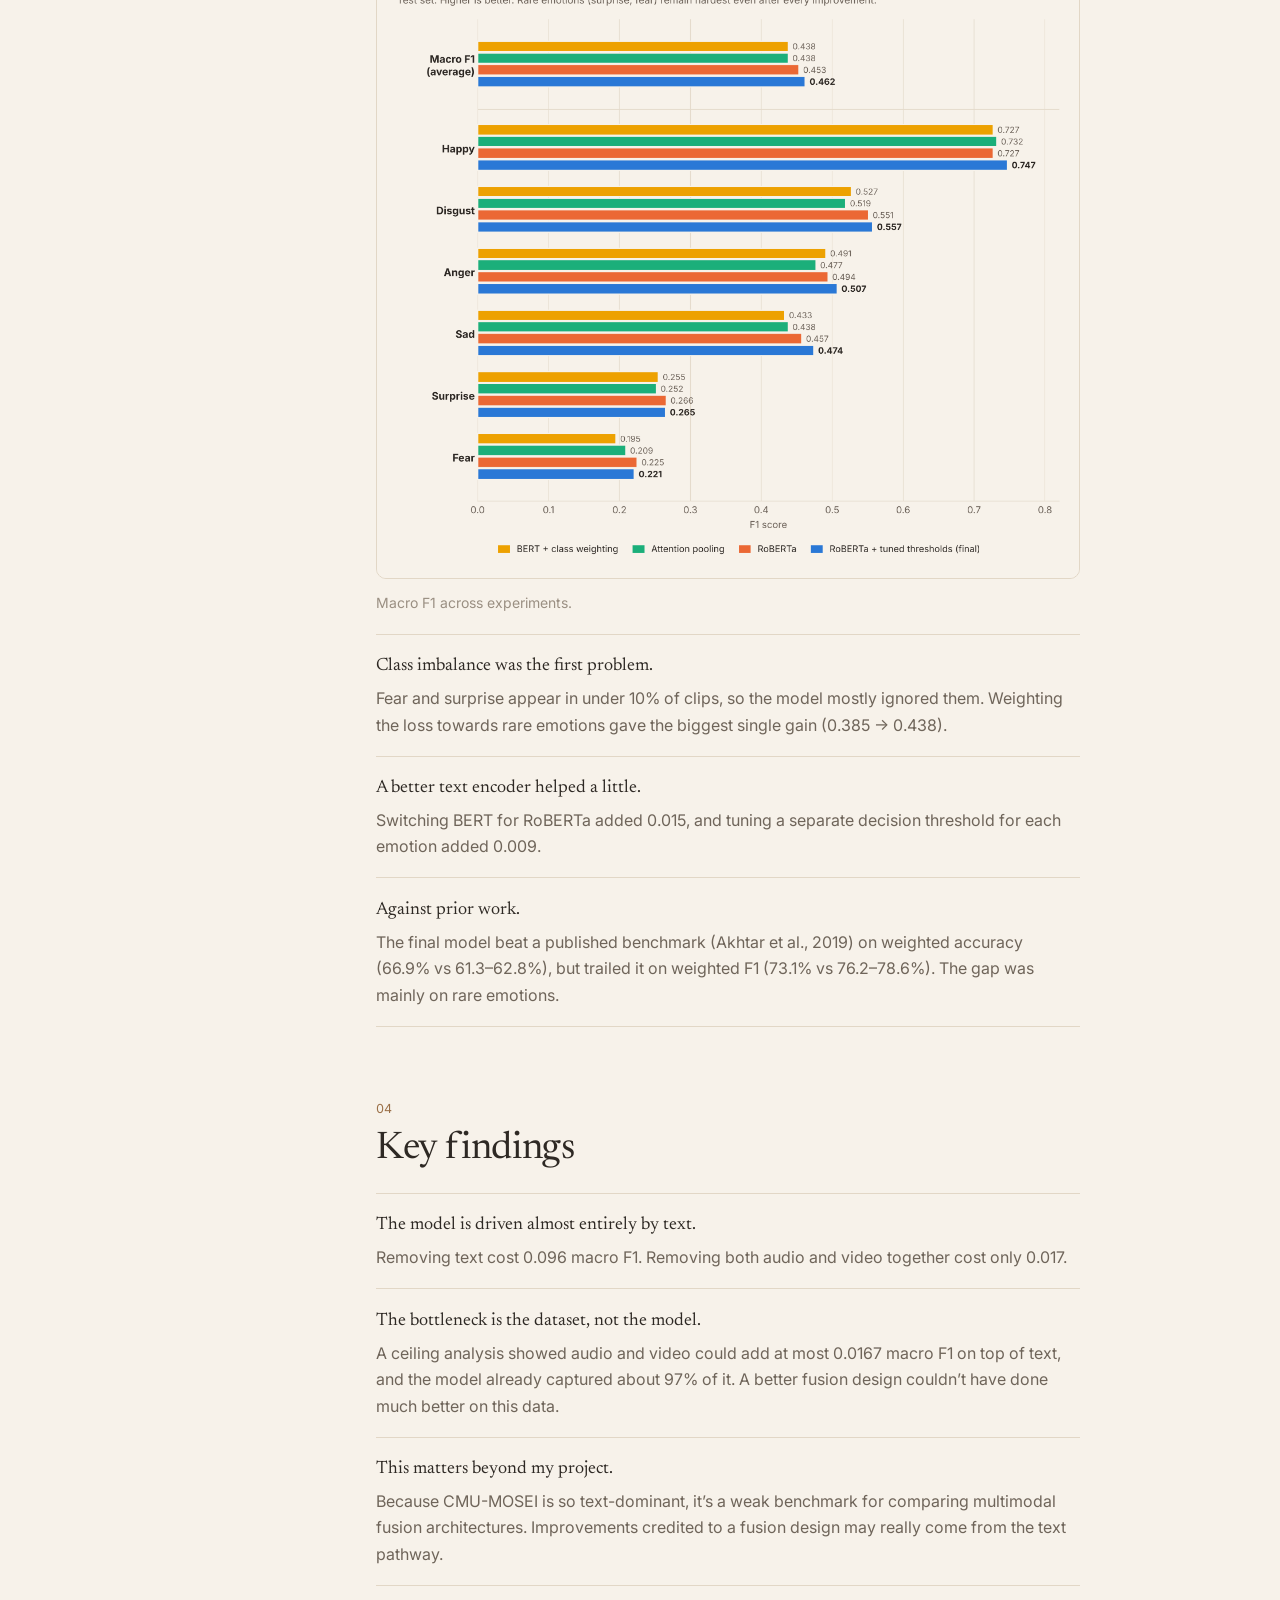
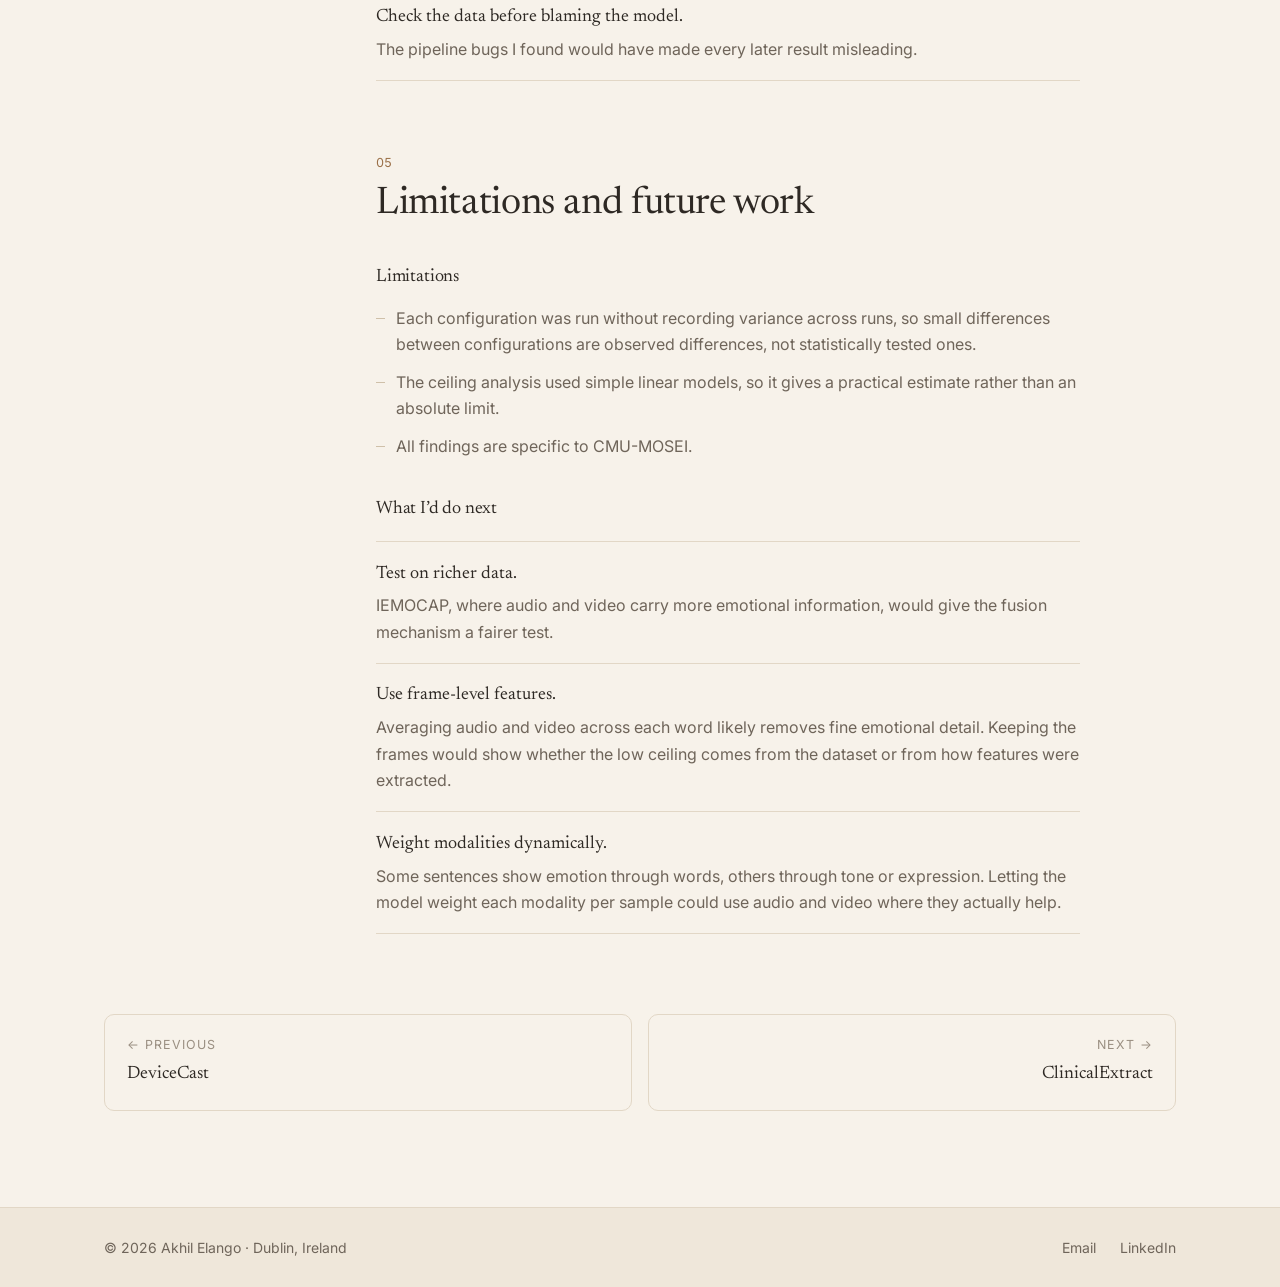
<file: projects/emotion-recognition.html>
<!doctype html>
<html lang="en">
<head>
  <meta charset="utf-8">
  <meta name="viewport" content="width=device-width, initial-scale=1">
  <title>Multimodal Emotion Recognition using Transformers · Akhil Elango</title>
  <meta name="description" content="Multimodal Emotion Recognition using Transformers: MSc dissertation, Trinity College Dublin. A deep dive by Akhil Elango.">
  <link rel="icon" href="../assets/favicon.svg" type="image/svg+xml">
  <link rel="preconnect" href="https://fonts.googleapis.com">
  <link rel="preconnect" href="https://fonts.gstatic.com" crossorigin>
  <link rel="stylesheet" href="https://fonts.googleapis.com/css2?family=Inter:wght@400;500&family=Newsreader:opsz,wght@6..72,400;6..72,500&display=swap">
  <link rel="stylesheet" href="../css/base.css">
  <link rel="stylesheet" href="../css/layout.css">
  <link rel="stylesheet" href="../css/components.css">
  <link rel="stylesheet" href="../css/pages/project-detail.css">
</head>
<body data-page="projects" data-root="../">
  <div data-site-header></div>

  <main>
    <header class="page-header case-header">
      <div class="container">
        <a class="text-link text-link--back reveal" href="../projects.html"><span class="arrow" aria-hidden="true">&larr;</span> All projects</a>
        <span class="eyebrow case-header__label reveal">Research</span>
        <h1 class="reveal" style="--reveal-delay: 60ms">Multimodal Emotion Recognition using Transformers</h1>
        <p class="case-header__kicker reveal" style="--reveal-delay: 100ms">MSc Dissertation · Trinity College Dublin · 2026</p>
        <p class="reveal" style="--reveal-delay: 140ms">Adapting a sentiment analysis architecture to recognise six emotions from text, audio and video, and finding out what really limits its performance.</p>
      </div>
    </header>

    <div class="container case">
      <nav class="case__toc" aria-label="On this page">
        <span class="case__toc-title">On this page</span>
        <ol>
          <li><a href="#question">Research question</a></li>
          <li><a href="#approach">Approach</a></li>
          <li><a href="#results">Results</a></li>
          <li><a href="#findings">Key findings</a></li>
          <li><a href="#limitations">Limitations and future work</a></li>
        </ol>
      </nav>

      <article class="case__content">
        <section class="case-section reveal" id="question">
          <span class="case-section__num">01</span>
          <h2>Research question</h2>
          <p>Multimodal emotion recognition identifies how someone feels by combining what they say (text), how they say it (audio), and their facial expressions (video).</p>
          <figure class="diagram">
            <div class="diagram__media">
              <img src="../assets/mer-concept.png" alt="Multimodal emotion recognition concept: text (what is said), audio (how it is said) and video (facial expression) are combined to predict how someone feels." data-fallback>
              <div class="diagram__frame diagram__placeholder">Concept diagram</div>
            </div>
            <figcaption>Three signals, one prediction: what is said, how it is said, and the facial expression.</figcaption>
          </figure>
          <p>TMBL (Transformer-based Multimodal Binding Learning; Huang et al., 2024) is a recent architecture built for sentiment analysis, which predicts whether an opinion is positive or negative. My dissertation asked two questions:</p>
          <ol class="steps">
            <li>Can TMBL be adapted to recognise six emotions: happy, sad, anger, surprise, disgust and fear?</li>
            <li>If its performance is limited, is the cause the model or the data?</li>
          </ol>
        </section>

        <section class="case-section reveal" id="approach">
          <span class="case-section__num">02</span>
          <h2>Approach</h2>
          <p><strong>Dataset.</strong> CMU-MOSEI: about 23,000 video clips of people speaking to camera, each labelled with the emotions viewers perceived.</p>
          <p><strong>Architecture.</strong> TMBL processes each modality separately first (BERT for text, LSTMs for audio and video), then combines them in pairs and all three together through a modified transformer block. It separates what the modalities share from what is unique to each, and trains with three losses that encourage this separation.</p>
          <figure class="diagram">
            <div class="diagram__media">
              <!-- Put your image in assets/ and set the file name in the src below -->
              <img src="../assets/mer-architecture.png" alt="TMBL architecture: BERT for text and LSTMs for audio and video process each modality separately, then a modified transformer block combines them in pairs and all three together, trained with three losses that separate shared and unique information." data-fallback>
              <div class="diagram__frame diagram__placeholder">TMBL architecture diagram</div>
            </div>
            <figcaption>The TMBL architecture.</figcaption>
          </figure>

          <h3 class="case-section__sub">My work, step by step</h3>
          <ol class="steps">
            <li><strong>Replicated the original results.</strong> I reproduced TMBL’s published sentiment results to confirm the implementation was correct before changing anything.</li>
            <li><strong>Fixed the data pipeline.</strong> Early results looked suspiciously poor, so I audited the dataset construction and found four bugs:
              <ul class="dash-list decisions__nested">
                <li>normalisation applied per clip, which erased much of the audio and video signal</li>
                <li>infinite values in the audio features silently becoming extreme numbers</li>
                <li>a visual feature set of 713 dimensions where 35 were intended</li>
                <li>data segments being dropped without any record</li>
              </ul>
              I fixed all four before running any experiments.
            </li>
            <li><strong>Adapted the model for emotions.</strong> I changed the output to six independent yes/no predictions, one per emotion, and switched the loss function to match.</li>
            <li><strong>Ran a series of experiments:</strong> handling class imbalance, testing the text pathway (attention pooling and a stronger RoBERTa encoder), tuning decision thresholds, removing each modality in turn, and a “ceiling analysis” to measure how much audio and video could possibly add.</li>
          </ol>
        </section>

        <section class="case-section reveal" id="results">
          <span class="case-section__num">03</span>
          <h2>Results</h2>
          <p><strong>Headline: macro F1 rose from 0.385 to 0.462.</strong> Macro F1 is the average detection score across all six emotions, with rare emotions counted equally.</p>
          <figure class="diagram">
            <div class="diagram__media">
              <!-- Put your image in assets/ and set the file name in the src below -->
              <img src="../assets/mer-f1-comparison.png" alt="Chart of macro F1 improving from 0.385 to 0.462 across the experiments." data-fallback>
              <div class="diagram__frame diagram__placeholder">Improvement chart</div>
            </div>
            <figcaption>Macro F1 across experiments.</figcaption>
          </figure>

          <ul class="decisions">
            <li><strong>Class imbalance was the first problem.</strong> Fear and surprise appear in under 10% of clips, so the model mostly ignored them. Weighting the loss towards rare emotions gave the biggest single gain (0.385 → 0.438).</li>
            <li><strong>A better text encoder helped a little.</strong> Switching BERT for RoBERTa added 0.015, and tuning a separate decision threshold for each emotion added 0.009.</li>
            <li><strong>Against prior work.</strong> The final model beat a published benchmark (Akhtar et al., 2019) on weighted accuracy (66.9% vs 61.3–62.8%), but trailed it on weighted F1 (73.1% vs 76.2–78.6%). The gap was mainly on rare emotions.</li>
          </ul>
        </section>

        <section class="case-section reveal" id="findings">
          <span class="case-section__num">04</span>
          <h2>Key findings</h2>
          <ul class="decisions">
            <li><strong>The model is driven almost entirely by text.</strong> Removing text cost 0.096 macro F1. Removing both audio and video together cost only 0.017.</li>
            <li><strong>The bottleneck is the dataset, not the model.</strong> A ceiling analysis showed audio and video could add at most 0.0167 macro F1 on top of text, and the model already captured about 97% of it. A better fusion design couldn’t have done much better on this data.</li>
            <li><strong>This matters beyond my project.</strong> Because CMU-MOSEI is so text-dominant, it’s a weak benchmark for comparing multimodal fusion architectures. Improvements credited to a fusion design may really come from the text pathway.</li>
            <li><strong>Check the data before blaming the model.</strong> The pipeline bugs I found would have made every later result misleading.</li>
          </ul>
        </section>

        <section class="case-section reveal" id="limitations">
          <span class="case-section__num">05</span>
          <h2>Limitations and future work</h2>
          <h3 class="case-section__sub">Limitations</h3>
          <ul class="dash-list">
            <li>Each configuration was run without recording variance across runs, so small differences between configurations are observed differences, not statistically tested ones.</li>
            <li>The ceiling analysis used simple linear models, so it gives a practical estimate rather than an absolute limit.</li>
            <li>All findings are specific to CMU-MOSEI.</li>
          </ul>

          <h3 class="case-section__sub">What I’d do next</h3>
          <ul class="decisions">
            <li><strong>Test on richer data.</strong> IEMOCAP, where audio and video carry more emotional information, would give the fusion mechanism a fairer test.</li>
            <li><strong>Use frame-level features.</strong> Averaging audio and video across each word likely removes fine emotional detail. Keeping the frames would show whether the low ceiling comes from the dataset or from how features were extracted.</li>
            <li><strong>Weight modalities dynamically.</strong> Some sentences show emotion through words, others through tone or expression. Letting the model weight each modality per sample could use audio and video where they actually help.</li>
          </ul>
        </section>
      </article>
    </div>

    <nav class="container pager" aria-label="More projects">
      <a class="pager__link" href="devicecast.html">
        <span class="pager__dir"><span class="arrow" aria-hidden="true">&larr;</span> Previous</span>
        <span class="pager__title">DeviceCast</span>
      </a>
      <a class="pager__link pager__link--next" href="clinicalextract.html">
        <span class="pager__dir">Next <span class="arrow" aria-hidden="true">&rarr;</span></span>
        <span class="pager__title">ClinicalExtract</span>
      </a>
    </nav>
  </main>

  <div data-site-footer></div>
  <script src="../js/site.js"></script>
  <script src="../js/project.js"></script>
</body>
</html>
</file>
<file: css/base.css>
/* ==========================================================================
   Base: design tokens, reset, typography
   ========================================================================== */

:root {
  /* Palette: warm paper, beige and light brown */
  --bg: #f7f2ea;
  --bg-alt: #efe7da;
  --surface: #fcfaf6;
  --line: #e2d7c6;
  --line-strong: #cfc0a9;
  --text: #2e2924;
  --text-muted: #6f655a;
  --text-faint: #9a8f82;
  --accent: #9a6f47;
  --accent-soft: #eadcc8;

  /* Type */
  --font-serif: "Newsreader", Georgia, "Times New Roman", serif;
  --font-sans: "Inter", -apple-system, BlinkMacSystemFont, "Segoe UI", sans-serif;

  --fs-xs: 0.78rem;
  --fs-sm: 0.875rem;
  --fs-base: 1rem;
  --fs-md: 1.125rem;
  --fs-lg: 1.375rem;
  --fs-xl: clamp(1.75rem, 1.4rem + 1.4vw, 2.375rem);
  --fs-2xl: clamp(2.25rem, 1.6rem + 2.6vw, 3.5rem);

  /* Spacing & shape */
  --gutter: clamp(1rem, 4vw, 2.5rem);
  --max-width: 72rem;
  --radius: 10px;
  --radius-sm: 6px;

  /* Motion */
  --ease: cubic-bezier(0.22, 0.61, 0.36, 1);
  --dur: 220ms;
}

*,
*::before,
*::after {
  box-sizing: border-box;
}

html {
  -webkit-text-size-adjust: 100%;
  scroll-behavior: smooth;
}

body {
  margin: 0;
  background: var(--bg);
  color: var(--text);
  font-family: var(--font-sans);
  font-size: var(--fs-base);
  line-height: 1.65;
  -webkit-font-smoothing: antialiased;
  text-rendering: optimizeLegibility;
}

img {
  display: block;
  max-width: 100%;
}

a {
  color: inherit;
  text-decoration: none;
}

h1,
h2,
h3,
h4 {
  margin: 0;
  font-family: var(--font-serif);
  font-weight: 400;
  line-height: 1.2;
  letter-spacing: -0.01em;
}

h1 { font-size: var(--fs-2xl); }
h2 { font-size: var(--fs-xl); }
h3 { font-size: var(--fs-lg); }

p {
  margin: 0;
}

ul {
  margin: 0;
  padding: 0;
}

::selection {
  background: var(--accent-soft);
}

:focus-visible {
  outline: 2px solid var(--accent);
  outline-offset: 3px;
  border-radius: 2px;
}

.visually-hidden {
  position: absolute;
  width: 1px;
  height: 1px;
  overflow: hidden;
  clip: rect(0 0 0 0);
  white-space: nowrap;
}

@media (prefers-reduced-motion: reduce) {
  html { scroll-behavior: auto; }
  *,
  *::before,
  *::after {
    transition-duration: 0.01ms !important;
    animation-duration: 0.01ms !important;
  }
}
</file>
<file: css/layout.css>
/* ==========================================================================
   Layout: container, header, footer, page sections
   ========================================================================== */

.container {
  width: 100%;
  max-width: var(--max-width);
  margin: 0 auto;
  padding: 0 var(--gutter);
}

main {
  min-height: 70vh;
}

/* ---------- Header ---------- */

.site-header {
  position: sticky;
  top: 0;
  z-index: 10;
  background: rgba(247, 242, 234, 0.88);
  backdrop-filter: blur(8px);
  -webkit-backdrop-filter: blur(8px);
  border-bottom: 1px solid transparent;
  transition: border-color var(--dur) var(--ease);
}

.site-header.is-scrolled {
  border-bottom-color: var(--line);
}

.site-header__inner {
  display: flex;
  align-items: center;
  justify-content: space-between;
  gap: 1rem;
  height: 4.25rem;
}

.site-header__brand {
  font-family: var(--font-serif);
  font-size: 1.2rem;
  letter-spacing: -0.01em;
}

.site-nav {
  display: flex;
  gap: clamp(0.9rem, 3vw, 2rem);
}

.site-nav a {
  position: relative;
  font-size: var(--fs-sm);
  color: var(--text-muted);
  transition: color var(--dur) var(--ease);
}

.site-nav a::after {
  content: "";
  position: absolute;
  left: 0;
  right: 0;
  bottom: -4px;
  height: 1px;
  background: var(--accent);
  transform: scaleX(0);
  transform-origin: left;
  transition: transform var(--dur) var(--ease);
}

.site-nav a:hover,
.site-nav a[aria-current="page"] {
  color: var(--text);
}

.site-nav a:hover::after,
.site-nav a[aria-current="page"]::after {
  transform: scaleX(1);
}

@media (max-width: 560px) {
  .site-header__inner {
    flex-direction: column;
    justify-content: center;
    gap: 0.35rem;
    height: auto;
    padding-top: 0.75rem;
    padding-bottom: 0.75rem;
  }
}

/* ---------- Masthead (home page header) ---------- */

.site-header--masthead {
  position: relative;
  background: transparent;
  backdrop-filter: none;
  -webkit-backdrop-filter: none;
}

.masthead {
  display: flex;
  flex-direction: column;
  align-items: center;
  padding-top: clamp(2.25rem, 5vw, 3.5rem);
  text-align: center;
}

.masthead__name {
  font-family: var(--font-serif);
  font-size: clamp(2.5rem, 1.8rem + 3.2vw, 4.25rem);
  line-height: 1.05;
  letter-spacing: -0.02em;
}

.masthead__role {
  margin-top: 0.75rem;
  font-family: var(--font-serif);
  font-size: var(--fs-lg);
  font-style: italic;
  color: var(--accent);
}

.masthead__areas {
  display: flex;
  flex-wrap: wrap;
  justify-content: center;
  margin-top: 0.9rem;
  list-style: none;
  font-size: var(--fs-xs);
  font-weight: 500;
  letter-spacing: 0.14em;
  text-transform: uppercase;
  color: var(--text-muted);
}

.masthead__areas li + li::before {
  content: "|";
  margin: 0 0.9rem;
  color: var(--line-strong);
}

/* Nav sits in the top-right corner so the centred name stays clear of it */
.masthead {
  position: relative;
}

.masthead .site-nav {
  position: absolute;
  top: 1.5rem;
  right: var(--gutter);
}

/* Not enough room beside the name: fall back to a centred row above it */
@media (max-width: 900px) {
  .masthead {
    padding-top: 1.25rem;
  }

  .masthead .site-nav {
    position: static;
    order: -1;
    margin-bottom: 1.75rem;
  }
}

/* ---------- Sections ---------- */

.section {
  padding: clamp(3rem, 7vw, 5.5rem) 0;
}

.section + .section {
  border-top: 1px solid var(--line);
}

.section__head {
  display: grid;
  grid-template-columns: minmax(0, 14rem) minmax(0, 1fr);
  gap: 1.5rem 3rem;
  margin-bottom: 2.25rem;
}

.section__head--stacked {
  grid-template-columns: 1fr;
  gap: 0.75rem;
}

.section__intro {
  max-width: 40rem;
  color: var(--text-muted);
}

@media (max-width: 760px) {
  .section__head {
    grid-template-columns: 1fr;
    gap: 0.5rem;
  }
}

/* Two-column "label | content" row used across pages */
.split {
  display: grid;
  grid-template-columns: minmax(0, 14rem) minmax(0, 1fr);
  gap: 1.5rem 3rem;
}

@media (max-width: 760px) {
  .split {
    grid-template-columns: 1fr;
    gap: 0.75rem;
  }
}

/* ---------- Page header (inner pages) ---------- */

.page-header {
  padding: clamp(3.5rem, 9vw, 6.5rem) 0 clamp(2rem, 5vw, 3rem);
}

.page-header h1 {
  max-width: 18ch;
  margin-top: 0.75rem;
}

.page-header p {
  max-width: 38rem;
  margin-top: 1.25rem;
  color: var(--text-muted);
  font-size: var(--fs-md);
}

/* ---------- Footer ---------- */

.site-footer {
  margin-top: 2rem;
  border-top: 1px solid var(--line);
  background: var(--bg-alt);
}

.site-footer__inner {
  display: flex;
  flex-wrap: wrap;
  align-items: center;
  justify-content: space-between;
  gap: 1rem;
  padding-top: 1.75rem;
  padding-bottom: 1.75rem;
  font-size: var(--fs-sm);
  color: var(--text-muted);
}

.site-footer__links {
  display: flex;
  gap: 1.5rem;
}

.site-footer__links a:hover {
  color: var(--text);
}
</file>
<file: css/components.css>
/* ==========================================================================
   Components: reusable pieces shared by more than one page
   ========================================================================== */

/* ---------- Eyebrow label ---------- */

.eyebrow {
  display: inline-block;
  font-size: var(--fs-xs);
  font-weight: 500;
  letter-spacing: 0.12em;
  text-transform: uppercase;
  color: var(--accent);
}

/* Larger serif label for section headings in a "label | content" row */
.section-label {
  font-family: var(--font-serif);
  font-size: var(--fs-xl);
  font-style: italic;
  line-height: 1.1;
  color: var(--accent);
}

/* ---------- Buttons & links ---------- */

.btn {
  display: inline-flex;
  align-items: center;
  gap: 0.5rem;
  padding: 0.7rem 1.2rem;
  border: 1px solid var(--text);
  border-radius: 999px;
  font-size: var(--fs-sm);
  font-weight: 500;
  transition: background-color var(--dur) var(--ease), color var(--dur) var(--ease),
    border-color var(--dur) var(--ease);
}

.btn--primary {
  background: var(--text);
  color: var(--surface);
}

.btn--primary:hover {
  background: var(--accent);
  border-color: var(--accent);
}

.btn--ghost:hover {
  border-color: var(--accent);
  color: var(--accent);
}

.text-link {
  display: inline-flex;
  align-items: center;
  gap: 0.4rem;
  color: var(--accent);
  font-size: var(--fs-sm);
  font-weight: 500;
}

.text-link .arrow,
.btn .arrow {
  transition: transform var(--dur) var(--ease);
}

.text-link:hover .arrow,
.btn:hover .arrow {
  transform: translateX(3px);
}

.text-link--back:hover .arrow {
  transform: translateX(-3px);
}

/* Small accent link at the end of a sentence or bullet */
.inline-link {
  display: inline-flex;
  align-items: center;
  gap: 0.3rem;
  margin-left: 0.35rem;
  white-space: nowrap;
  font-size: var(--fs-sm);
  font-weight: 500;
  color: var(--accent);
}

.inline-link .arrow {
  transition: transform var(--dur) var(--ease);
}

.inline-link:hover .arrow {
  transform: translateX(3px);
}

/* ---------- Tags ---------- */

.tag-list {
  display: flex;
  flex-wrap: wrap;
  gap: 0.4rem;
  list-style: none;
}

.tag {
  padding: 0.22rem 0.65rem;
  border: 1px solid var(--line);
  border-radius: 999px;
  background: var(--surface);
  font-size: var(--fs-xs);
  color: var(--text-muted);
  white-space: nowrap;
}

/* ---------- Bulleted list with a fine dash ---------- */

.dash-list {
  list-style: none;
  display: grid;
  gap: 0.7rem;
}

.dash-list li {
  position: relative;
  padding-left: 1.25rem;
  color: var(--text-muted);
}

.dash-list li::before {
  content: "";
  position: absolute;
  left: 0;
  top: 0.8em;
  width: 0.55rem;
  height: 1px;
  background: var(--line-strong);
}

.dash-list strong {
  color: var(--text);
  font-weight: 500;
}

/* ---------- Reveal-on-scroll (only when JS is running) ---------- */

.js .reveal {
  opacity: 0;
  transform: translateY(10px);
  transition: opacity 600ms var(--ease), transform 600ms var(--ease);
  transition-delay: var(--reveal-delay, 0ms);
}

.js .reveal.is-visible {
  opacity: 1;
  transform: none;
}

@media (prefers-reduced-motion: reduce) {
  .js .reveal {
    opacity: 1;
    transform: none;
  }
}
</file>
<file: css/pages/home.css>
/* ==========================================================================
   Home page
   ========================================================================== */

/* ---------- Hero ---------- */

.hero {
  padding: clamp(2.5rem, 6vw, 4.5rem) 0 0;
}

/* The section right after the hero sits close to the key facts */
.hero + .section {
  padding-top: clamp(1.75rem, 3.5vw, 2.75rem);
}

.hero__inner {
  display: grid;
  grid-template-columns: minmax(0, 1fr) minmax(0, 20rem);
  gap: clamp(2rem, 6vw, 5rem);
  align-items: center;
}

.hero__text h1 {
  max-width: 20ch;
  margin-top: 1.1rem;
}

.hero__lede {
  max-width: 36rem;
  margin-top: 1.4rem;
  font-size: var(--fs-md);
  color: var(--text-muted);
}

.hero__actions {
  display: flex;
  flex-wrap: wrap;
  gap: 0.75rem;
  margin-top: 2rem;
}

/* ---------- Portrait ---------- */

.portrait {
  position: relative;
  margin: 0;
  aspect-ratio: 1900 / 2609;
  border-radius: var(--radius);
  overflow: hidden;
  background: var(--bg-alt);
  border: 1px solid var(--line);
}

.portrait img {
  width: 100%;
  height: 100%;
  object-fit: cover;
  object-position: center top;
}

.portrait__fallback {
  display: none;
  position: absolute;
  inset: 0;
  align-items: center;
  justify-content: center;
  font-family: var(--font-serif);
  font-size: 4rem;
  color: var(--line-strong);
}

.portrait.has-fallback img {
  display: none;
}

.portrait.has-fallback .portrait__fallback {
  display: flex;
}

@media (max-width: 820px) {
  .hero__inner {
    grid-template-columns: 1fr;
  }

  .portrait {
    grid-row: 1;
    width: min(12rem, 50%);
  }
}

/* ---------- Key facts ---------- */

.facts {
  display: grid;
  grid-template-columns: repeat(4, minmax(0, 1fr));
  margin: clamp(3rem, 7vw, 4.5rem) 0 0;
  border-top: 1px solid var(--line);
  border-bottom: 1px solid var(--line);
}

.facts__item {
  padding: 1.4rem 1.25rem 1.5rem 0;
}

.facts__item + .facts__item {
  padding-left: 1.25rem;
  border-left: 1px solid var(--line);
}

.facts dt {
  font-size: var(--fs-xs);
  letter-spacing: 0.08em;
  text-transform: uppercase;
  color: var(--text-faint);
}

.facts dd {
  margin: 0.5rem 0 0;
  font-family: var(--font-serif);
  font-size: var(--fs-md);
  line-height: 1.35;
}

.facts__number {
  font-size: 1.6rem;
  margin-right: 0.15rem;
}

.facts__sub {
  display: block;
  margin-top: 0.25rem;
  font-family: var(--font-sans);
  font-size: var(--fs-sm);
  color: var(--text-muted);
}

@media (max-width: 820px) {
  .facts {
    grid-template-columns: repeat(2, minmax(0, 1fr));
  }

  .facts__item:nth-child(3) {
    padding-left: 0;
    border-left: 0;
  }

  .facts__item:nth-child(n + 3) {
    border-top: 1px solid var(--line);
  }
}

@media (max-width: 460px) {
  .facts {
    grid-template-columns: 1fr;
  }

  .facts__item + .facts__item {
    padding-left: 0;
    border-left: 0;
    border-top: 1px solid var(--line);
  }
}

/* ---------- Summary ---------- */

.summary__lead {
  font-family: var(--font-serif);
  font-size: var(--fs-lg);
  line-height: 1.45;
}

.summary__label {
  display: block;
  margin-top: 2.25rem;
}

.highlights {
  list-style: none;
  display: grid;
  grid-template-columns: repeat(2, minmax(0, 1fr));
  gap: 1.75rem 2.5rem;
  margin-top: 1.1rem;
}

.highlights li {
  display: grid;
  gap: 0.35rem;
  color: var(--text-muted);
  font-size: var(--fs-sm);
}

.highlights__figure {
  font-family: var(--font-serif);
  font-size: 2rem;
  line-height: 1;
  color: var(--accent);
}

@media (max-width: 560px) {
  .highlights {
    grid-template-columns: 1fr;
  }
}

/* ---------- Tech stack ---------- */

.stack {
  display: grid;
}

.stack__row {
  display: grid;
  grid-template-columns: minmax(0, 13rem) minmax(0, 1fr);
  gap: 0.75rem 2rem;
  padding: 1.4rem 0;
  border-bottom: 1px solid var(--line);
}

.stack__row:first-child {
  padding-top: 0;
}

.stack__row:last-child {
  border-bottom: 0;
}

.stack__title {
  font-family: var(--font-sans);
  font-size: var(--fs-md);
  font-weight: 500;
  padding-top: 0.3rem;
}

/* Row title: a short accent rule draws in on hover */
.stack__title {
  position: relative;
  transition: color var(--dur) var(--ease), transform var(--dur) var(--ease);
}

.stack__row:hover .stack__title {
  color: var(--accent);
  transform: translateX(3px);
}

/* Tags: larger than the site default so the stack reads at a glance */
.stack .tag-list {
  gap: 0.55rem;
}

.stack .tag {
  padding: 0.4rem 0.95rem;
  font-size: var(--fs-base);
}

/* Tags: gentle lift on hover */
.stack .tag {
  transition: transform var(--dur) var(--ease), border-color var(--dur) var(--ease),
    background-color var(--dur) var(--ease), color var(--dur) var(--ease),
    opacity 500ms var(--ease);
}

.stack .tag:hover {
  transform: translateY(-2px);
  border-color: var(--accent);
  background: var(--accent-soft);
  color: var(--text);
}

/* Tags: stagger in once their row scrolls into view */
.js .stack__row.reveal .tag {
  opacity: 0;
  transform: translateY(6px);
}

.js .stack__row.reveal.is-visible .tag {
  opacity: 1;
  transform: none;
  transition-delay: calc(var(--i, 0) * 45ms + 150ms);
}

.js .stack__row.reveal.is-visible .tag:hover {
  transform: translateY(-2px);
  transition-delay: 0ms;
}

@media (prefers-reduced-motion: reduce) {
  .js .stack__row.reveal .tag {
    opacity: 1;
    transform: none;
  }
}

@media (max-width: 560px) {
  .stack__row {
    grid-template-columns: 1fr;
  }
}

/* ---------- Education ---------- */

.education {
  list-style: none;
  margin: 0;
  padding: 0;
  display: grid;
  gap: 1.75rem;
}

.education__head {
  display: flex;
  flex-wrap: wrap;
  align-items: baseline;
  justify-content: space-between;
  gap: 0.25rem 1rem;
}

.education__date {
  font-size: var(--fs-sm);
  color: var(--text-faint);
  font-variant-numeric: tabular-nums;
}

.education__degree {
  margin-top: 0.3rem;
  color: var(--text-muted);
}

.education__degree strong {
  color: var(--accent);
  font-weight: 500;
}

.education__note {
  margin-top: 0.2rem;
  font-size: var(--fs-sm);
  color: var(--text-faint);
}

/* ---------- Closing link ---------- */

.next {
  display: flex;
  flex-wrap: wrap;
  align-items: flex-end;
  justify-content: space-between;
  gap: 1.25rem 2rem;
}

.next h2 {
  max-width: 24ch;
}
</file>
<file: css/pages/contact.css>
/* ==========================================================================
   Contact page
   ========================================================================== */

.channels {
  list-style: none;
  border-top: 1px solid var(--line);
}

.channel {
  display: grid;
  grid-template-columns: minmax(0, 14rem) minmax(0, 1fr) auto;
  gap: 0.5rem 3rem;
  align-items: baseline;
  padding: 1.75rem 0;
  border-bottom: 1px solid var(--line);
}

.channel__label {
  font-size: var(--fs-xs);
  letter-spacing: 0.08em;
  text-transform: uppercase;
  color: var(--text-faint);
}

.channel__value {
  font-family: var(--font-serif);
  font-size: var(--fs-xl);
  line-height: 1.2;
  overflow-wrap: anywhere;
}

a.channel__value {
  background-image: linear-gradient(var(--accent), var(--accent));
  background-repeat: no-repeat;
  background-position: 0 100%;
  background-size: 0 1px;
  transition: background-size 300ms var(--ease);
  justify-self: start;
}

a.channel__value:hover {
  background-size: 100% 1px;
}

.channel__action {
  padding: 0.4rem 0.9rem;
  border: 1px solid var(--line-strong);
  border-radius: 999px;
  background: transparent;
  font: inherit;
  font-size: var(--fs-sm);
  color: var(--text-muted);
  cursor: pointer;
  transition: border-color var(--dur) var(--ease), color var(--dur) var(--ease);
}

.channel__action:hover {
  border-color: var(--accent);
  color: var(--accent);
}

.channel__note {
  font-size: var(--fs-sm);
  color: var(--text-muted);
}

@media (max-width: 760px) {
  .channel {
    grid-template-columns: minmax(0, 1fr) auto;
  }

  .channel__label {
    grid-column: 1 / -1;
  }

  .channel__value {
    font-size: var(--fs-lg);
  }
}
</file>
<file: css/pages/experience.css>
/* ==========================================================================
   Experience page
   ========================================================================== */

.company__meta {
  align-self: start;
}

@media (min-width: 761px) {
  .company__meta {
    position: sticky;
    top: 6rem;
  }
}

.company__name {
  font-size: var(--fs-lg);
}

.company__span {
  margin-top: 0.6rem;
  font-size: var(--fs-sm);
  color: var(--text-muted);
  font-variant-numeric: tabular-nums;
}

.company__place {
  font-size: var(--fs-sm);
  color: var(--text-faint);
}

/* Roles within a company, joined by a thin vertical rule to show progression */
.roles {
  position: relative;
  display: grid;
  gap: 2.75rem;
  padding-left: 1.75rem;
  border-left: 1px solid var(--line);
}

.role {
  position: relative;
}

.role::before {
  content: "";
  position: absolute;
  left: calc(-1.75rem - 4px);
  top: 0.55rem;
  width: 7px;
  height: 7px;
  border-radius: 50%;
  background: var(--bg);
  border: 1px solid var(--accent);
}

.role:first-child::before {
  background: var(--accent);
}

.role__head {
  display: flex;
  flex-wrap: wrap;
  align-items: baseline;
  justify-content: space-between;
  gap: 0.25rem 1rem;
  margin-bottom: 1rem;
}

.role__date {
  font-size: var(--fs-sm);
  color: var(--text-faint);
  font-variant-numeric: tabular-nums;
}

.role .dash-list {
  max-width: 46rem;
}

.role__tags {
  margin-top: 1.25rem;
}
</file>
<file: css/pages/projects.css>
/* ==========================================================================
   Projects index page
   Compact header and a card grid so every project and the research entry
   are visible together with minimal scrolling.
   ========================================================================== */

.projects-header {
  padding: clamp(2rem, 4vw, 3rem) 0 clamp(1.25rem, 3vw, 2rem);
}

.projects-header h1 {
  max-width: none;
  margin-top: 0.5rem;
  font-size: var(--fs-xl);
}

.projects-header p {
  max-width: none;
  margin-top: 0.75rem;
  font-size: var(--fs-base);
}

.projects-board {
  padding-bottom: clamp(2.5rem, 5vw, 4rem);
}

/* ---------- Grid ---------- */

.card-grid {
  list-style: none;
  margin: 0;
  padding: 0;
  display: grid;
  grid-template-columns: repeat(auto-fit, minmax(17rem, 1fr));
  gap: 1rem;
}

/* Research entry spans the full row */
.card-grid__wide {
  grid-column: 1 / -1;
}

/* ---------- Card ---------- */

.project-card {
  position: relative;
  display: flex;
  flex-direction: column;
  height: 100%;
  padding: 1.4rem 1.4rem 1.2rem;
  border: 1px solid var(--line);
  border-radius: var(--radius);
  background: var(--surface);
  transition: border-color var(--dur) var(--ease), transform var(--dur) var(--ease),
    background-color var(--dur) var(--ease);
}

.project-card:hover {
  border-color: var(--line-strong);
  background: #fff;
  transform: translateY(-2px);
}

.project-card__label {
  font-size: var(--fs-xs);
  font-weight: 500;
  letter-spacing: 0.1em;
  text-transform: uppercase;
  color: var(--text-faint);
}

.project-card__title {
  margin-top: 0.7rem;
  font-family: var(--font-serif);
  font-size: var(--fs-lg);
  line-height: 1.25;
}

.project-card__kicker {
  margin-top: 0.25rem;
  font-size: var(--fs-sm);
  font-weight: 500;
  color: var(--accent);
}

.project-card__summary {
  margin-top: 0.7rem;
  padding-right: 1.5rem;
  font-size: var(--fs-sm);
  line-height: 1.55;
  color: var(--text-muted);
}

.project-card__arrow {
  margin-top: auto;
  padding-top: 1rem;
  align-self: flex-end;
  color: var(--text-faint);
  transition: transform var(--dur) var(--ease), color var(--dur) var(--ease);
}

.project-card:hover .project-card__arrow {
  color: var(--accent);
  transform: translateX(4px);
}

/* Research card: same family, tinted so it reads as a separate category */
.project-card--research {
  background: var(--bg-alt);
}

.project-card--research:hover {
  background: var(--accent-soft);
}

.project-card--research .project-card__label {
  color: var(--accent);
}

.project-card--research .project-card__summary {
  max-width: 46rem;
}
</file>
<file: css/pages/project-detail.css>
/* ==========================================================================
   Project / research deep-dive page
   ========================================================================== */

/* ---------- Header ---------- */

.case-header {
  border-bottom: 1px solid var(--line);
  padding-bottom: clamp(2.5rem, 6vw, 4rem);
}

.case-header__label {
  display: block;
  margin-top: 2.5rem;
}

.case-header h1 {
  max-width: 22ch;
}

.page-header .case-header__kicker {
  margin-top: 0.75rem;
  font-family: var(--font-serif);
  font-size: var(--fs-lg);
  color: var(--accent);
}

/* ---------- Body: sticky contents + article ---------- */

.case {
  display: grid;
  grid-template-columns: minmax(0, 14rem) minmax(0, 1fr);
  gap: 3rem;
  padding-top: clamp(2.5rem, 6vw, 4rem);
  padding-bottom: clamp(3rem, 7vw, 5rem);
}

.case__toc {
  position: sticky;
  top: 6rem;
  align-self: start;
}

.case__toc-title {
  display: block;
  margin-bottom: 0.9rem;
  font-size: var(--fs-xs);
  letter-spacing: 0.08em;
  text-transform: uppercase;
  color: var(--text-faint);
}

.case__toc ol {
  list-style: none;
  margin: 0;
  padding: 0;
  border-left: 1px solid var(--line);
}

.case__toc a {
  display: block;
  margin-left: -1px;
  padding: 0.35rem 0 0.35rem 0.9rem;
  border-left: 1px solid transparent;
  font-size: var(--fs-sm);
  color: var(--text-muted);
  transition: color var(--dur) var(--ease), border-color var(--dur) var(--ease);
}

.case__toc a:hover {
  color: var(--text);
}

.case__toc a.is-active {
  color: var(--text);
  border-left-color: var(--accent);
}

.case__content {
  display: grid;
  gap: clamp(3rem, 6vw, 4.5rem);
}

/* Text stays at a readable measure; wide figures may use the full column */
.case-section > :not(.diagram--wide) {
  max-width: 44rem;
}

@media (max-width: 860px) {
  .case {
    grid-template-columns: 1fr;
  }

  .case__toc {
    display: none;
  }
}

/* ---------- Sections ---------- */

.case-section {
  scroll-margin-top: 6rem;
}

.case-section__num {
  display: block;
  margin-bottom: 0.5rem;
  font-size: var(--fs-xs);
  color: var(--accent);
  font-variant-numeric: tabular-nums;
}

.case-section h2 {
  margin-bottom: 1.25rem;
}

.case-section p + p {
  margin-top: 1rem;
}

.case-section p,
.case-section li {
  color: var(--text-muted);
}

/* Placeholder until real content is written */
.placeholder {
  padding: 2rem 1.5rem;
  border: 1px dashed var(--line-strong);
  border-radius: var(--radius);
  font-size: var(--fs-sm);
  color: var(--text-faint);
  text-align: center;
}

/* ---------- Diagram ---------- */

.diagram {
  margin: 0;
}

.diagram__frame,
.diagram img {
  width: 100%;
  border: 1px solid var(--line);
  border-radius: var(--radius);
  background: var(--surface);
}

.diagram__frame {
  display: flex;
  align-items: center;
  justify-content: center;
  aspect-ratio: 16 / 9;
  border-style: dashed;
  border-color: var(--line-strong);
  font-size: var(--fs-sm);
  color: var(--text-faint);
}

.diagram figcaption {
  margin-top: 0.75rem;
  font-size: var(--fs-sm);
  color: var(--text-faint);
}

/* Image with a dashed placeholder shown until the file exists (see data-fallback in site.js) */
.diagram__media .diagram__placeholder {
  display: none;
}

.diagram__media.has-fallback img {
  display: none;
}

.diagram__media.has-fallback .diagram__placeholder {
  display: flex;
}

/* Images that already carry their own background and rounded corners */
.diagram--bare {
  margin: 2rem 0;
}

.diagram--bare img {
  height: auto;
  border: 0;
  background: none;
}

/* Click-to-enlarge image (see js/project.js) */
.diagram--zoom img {
  cursor: zoom-in;
}

.lightbox {
  max-width: 96vw;
  max-height: 96vh;
  padding: 0;
  border: 0;
  background: transparent;
}

.lightbox::backdrop {
  background: rgba(247, 242, 234, 0.94);
}

.lightbox img {
  display: block;
  max-width: 94vw;
  max-height: 90vh;
  border-radius: var(--radius);
  cursor: zoom-out;
}

/* ---------- Prose: sub-heading, numbered steps, decisions ---------- */

.case-section__sub {
  margin: 2.5rem 0 1rem;
  font-size: var(--fs-md);
}

.steps {
  list-style: none;
  counter-reset: step;
  display: grid;
  gap: 0.9rem;
  margin: 0;
  padding: 0;
}

.steps li {
  position: relative;
  padding-left: 2.25rem;
  counter-increment: step;
}

.steps li::before {
  content: counter(step);
  position: absolute;
  left: 0;
  top: 0.15rem;
  display: grid;
  place-items: center;
  width: 1.45rem;
  height: 1.45rem;
  border: 1px solid var(--line-strong);
  border-radius: 50%;
  font-size: var(--fs-xs);
  color: var(--accent);
}

.decisions {
  list-style: none;
  display: grid;
  margin: 1.25rem 0 0;
  padding: 0;
  border-top: 1px solid var(--line);
}

.decisions li {
  padding: 1.1rem 0;
  border-bottom: 1px solid var(--line);
}

/* Sub-points inside a decision */
.decisions__nested {
  margin-top: 0.75rem;
}

.steps strong,
.decisions strong {
  color: var(--text);
  font-weight: 500;
}

.decisions strong {
  display: block;
  margin-bottom: 0.2rem;
  font-family: var(--font-serif);
  font-size: var(--fs-md);
  font-weight: 400;
}

/* ---------- Results table (for the evaluation section) ---------- */

.results {
  width: 100%;
  border-collapse: collapse;
  font-size: var(--fs-sm);
  font-variant-numeric: tabular-nums;
}

.results th,
.results td {
  padding: 0.7rem 0.75rem 0.7rem 0;
  border-bottom: 1px solid var(--line);
  text-align: left;
}

.results th {
  font-weight: 500;
  color: var(--text);
}

.results td {
  color: var(--text-muted);
}

/* ---------- Previous / next ---------- */

.pager {
  display: grid;
  grid-template-columns: 1fr 1fr;
  gap: 1rem;
  padding-bottom: clamp(3rem, 6vw, 4rem);
}

.pager__link {
  display: grid;
  gap: 0.3rem;
  padding: 1.25rem 1.4rem;
  border: 1px solid var(--line);
  border-radius: var(--radius);
  transition: border-color var(--dur) var(--ease), background-color var(--dur) var(--ease);
}

.pager__link:hover {
  border-color: var(--line-strong);
  background: var(--surface);
}

.pager__link--next {
  text-align: right;
}

.pager__dir {
  font-size: var(--fs-xs);
  letter-spacing: 0.08em;
  text-transform: uppercase;
  color: var(--text-faint);
}

.pager__title {
  font-family: var(--font-serif);
  font-size: var(--fs-md);
}

.pager__link:hover .arrow {
  transform: translateX(3px);
}

.pager__link:first-child:hover .arrow {
  transform: translateX(-3px);
}

.pager .arrow {
  display: inline-block;
  transition: transform var(--dur) var(--ease);
}

@media (max-width: 560px) {
  .pager {
    grid-template-columns: 1fr;
  }

  .pager__link--next {
    text-align: left;
  }
}
</file>
